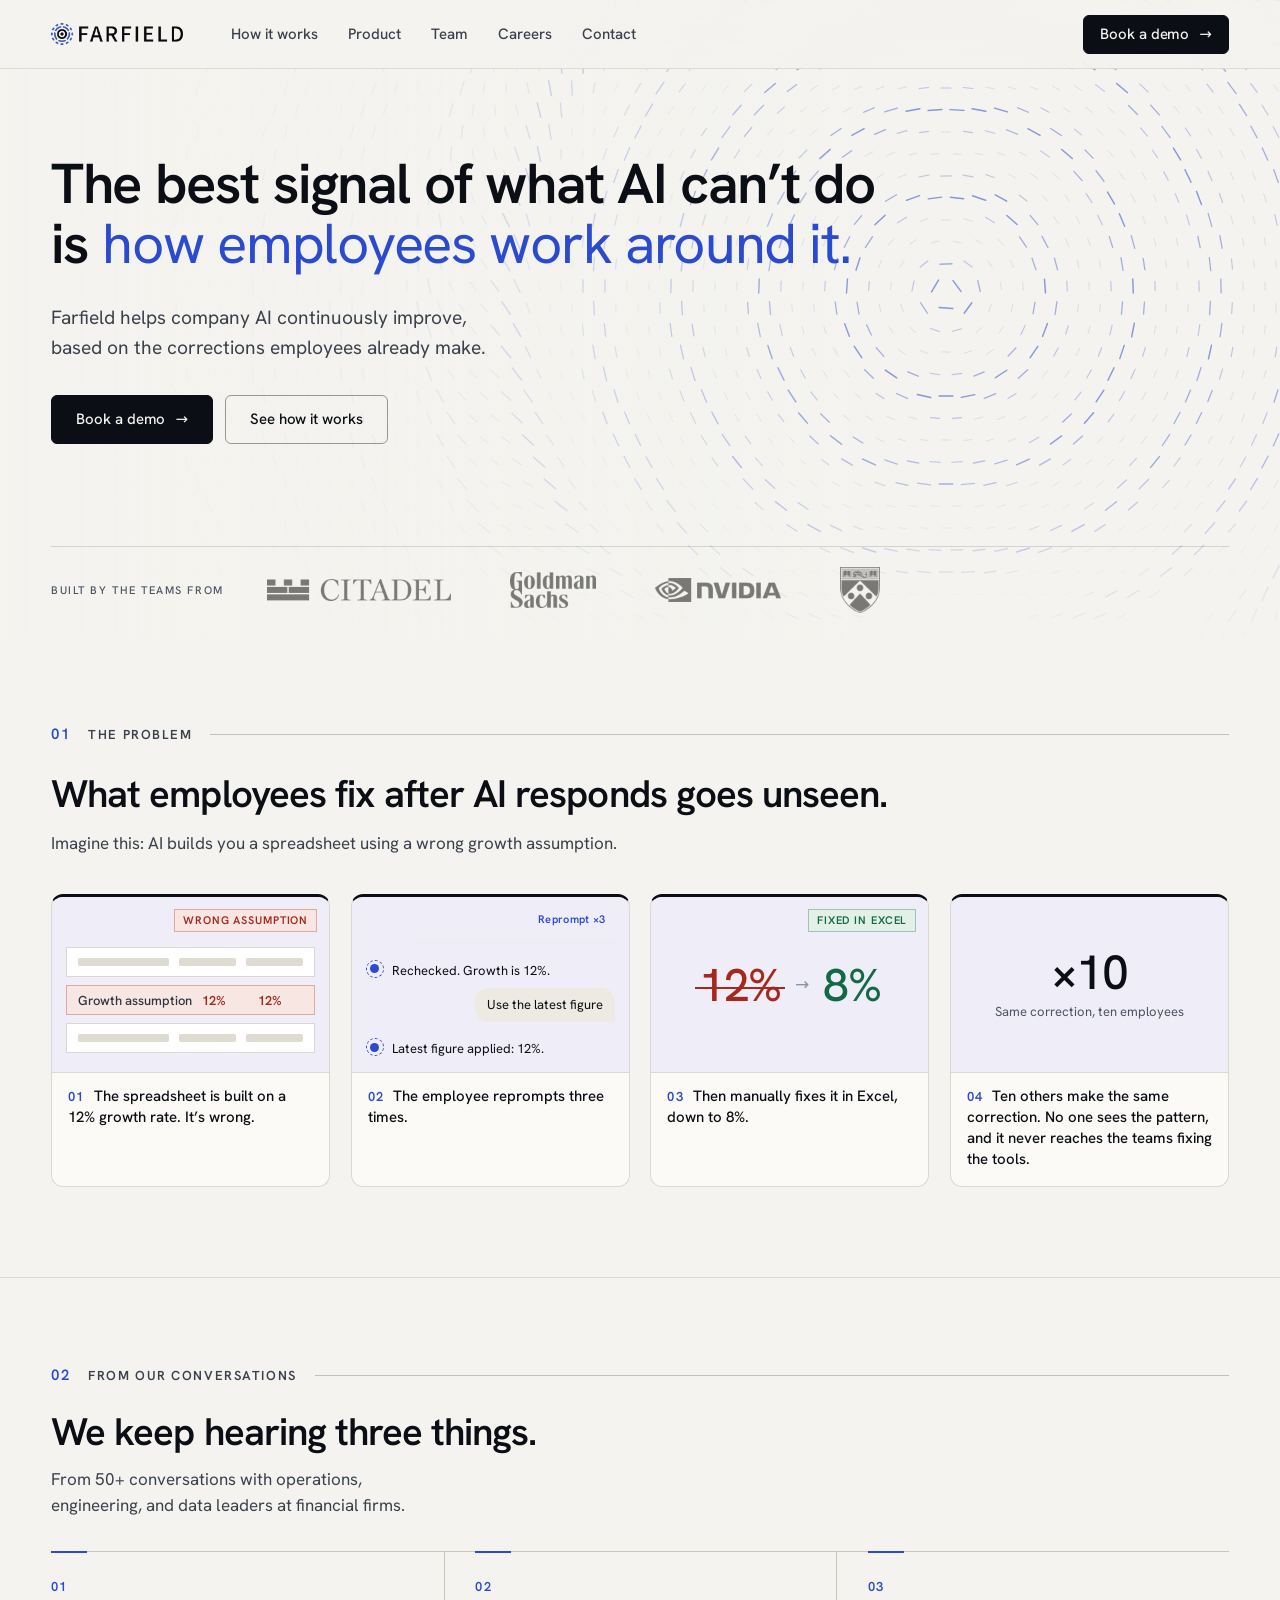
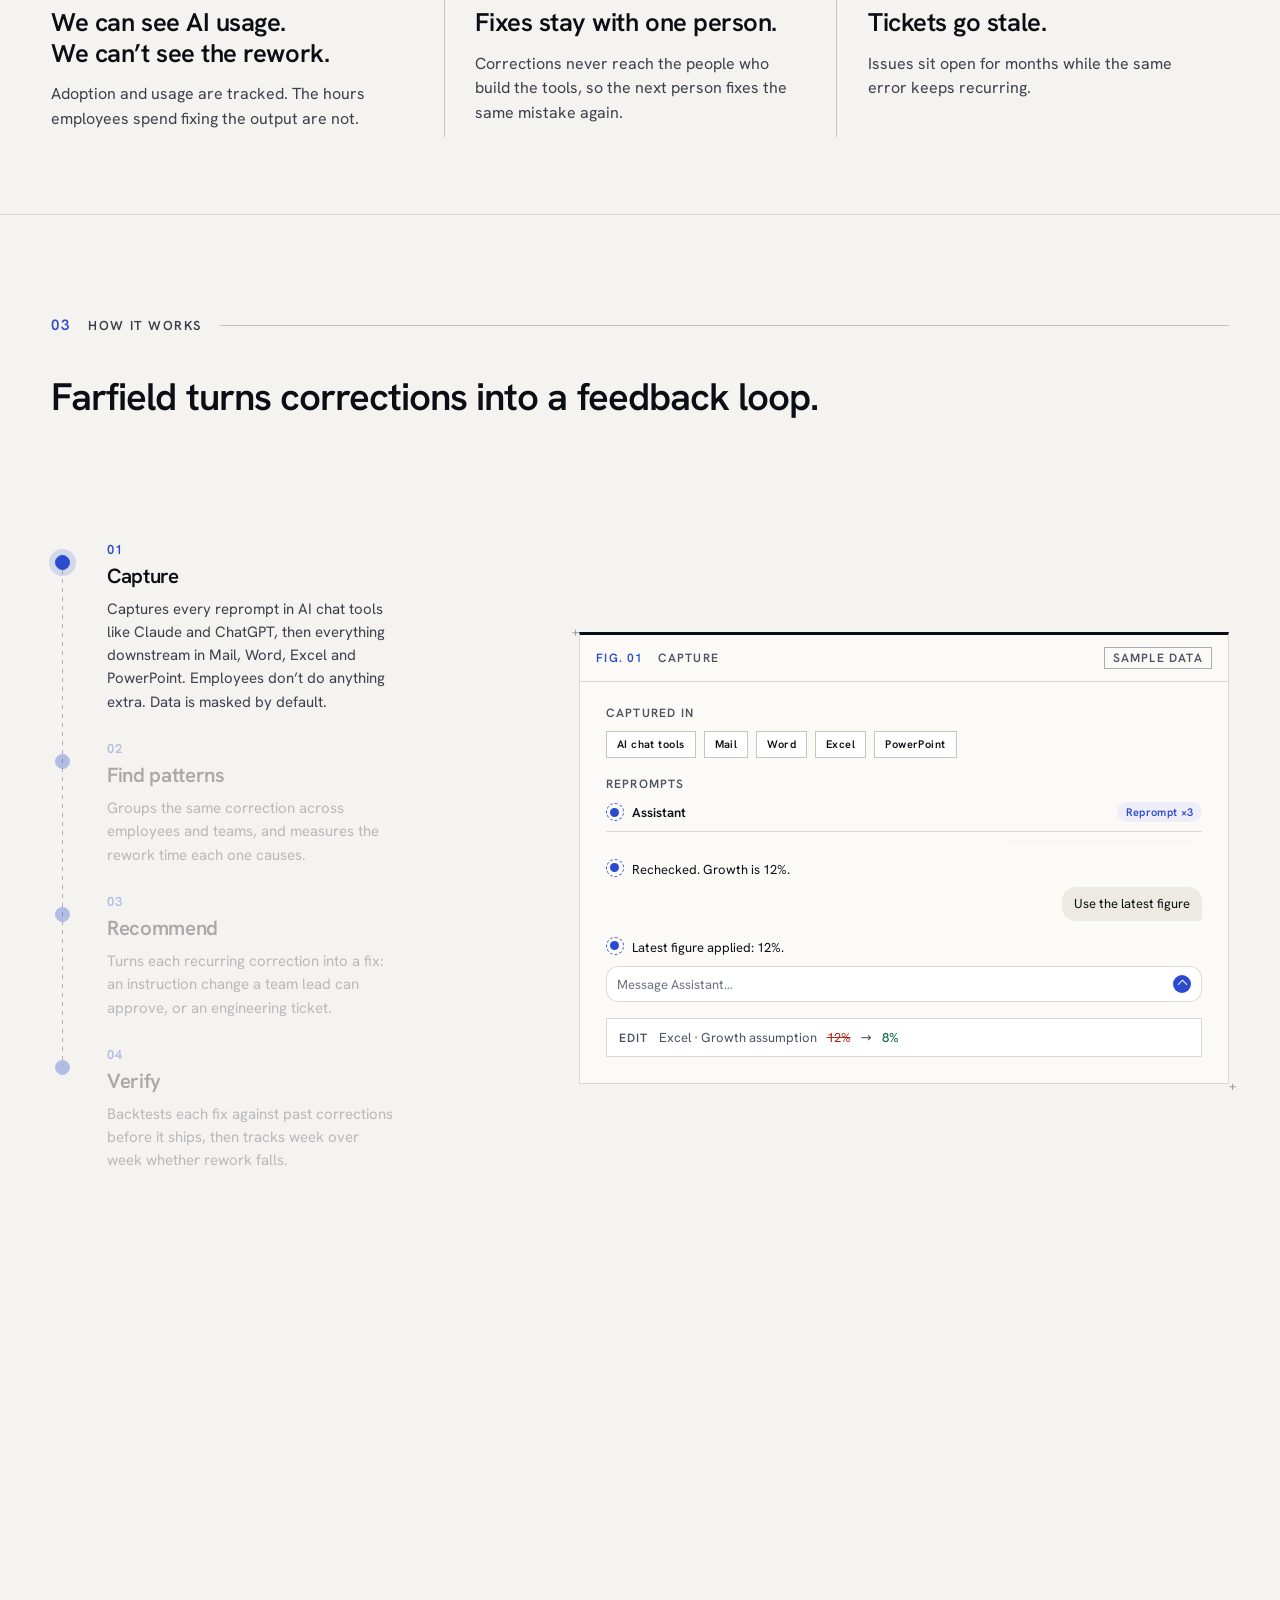
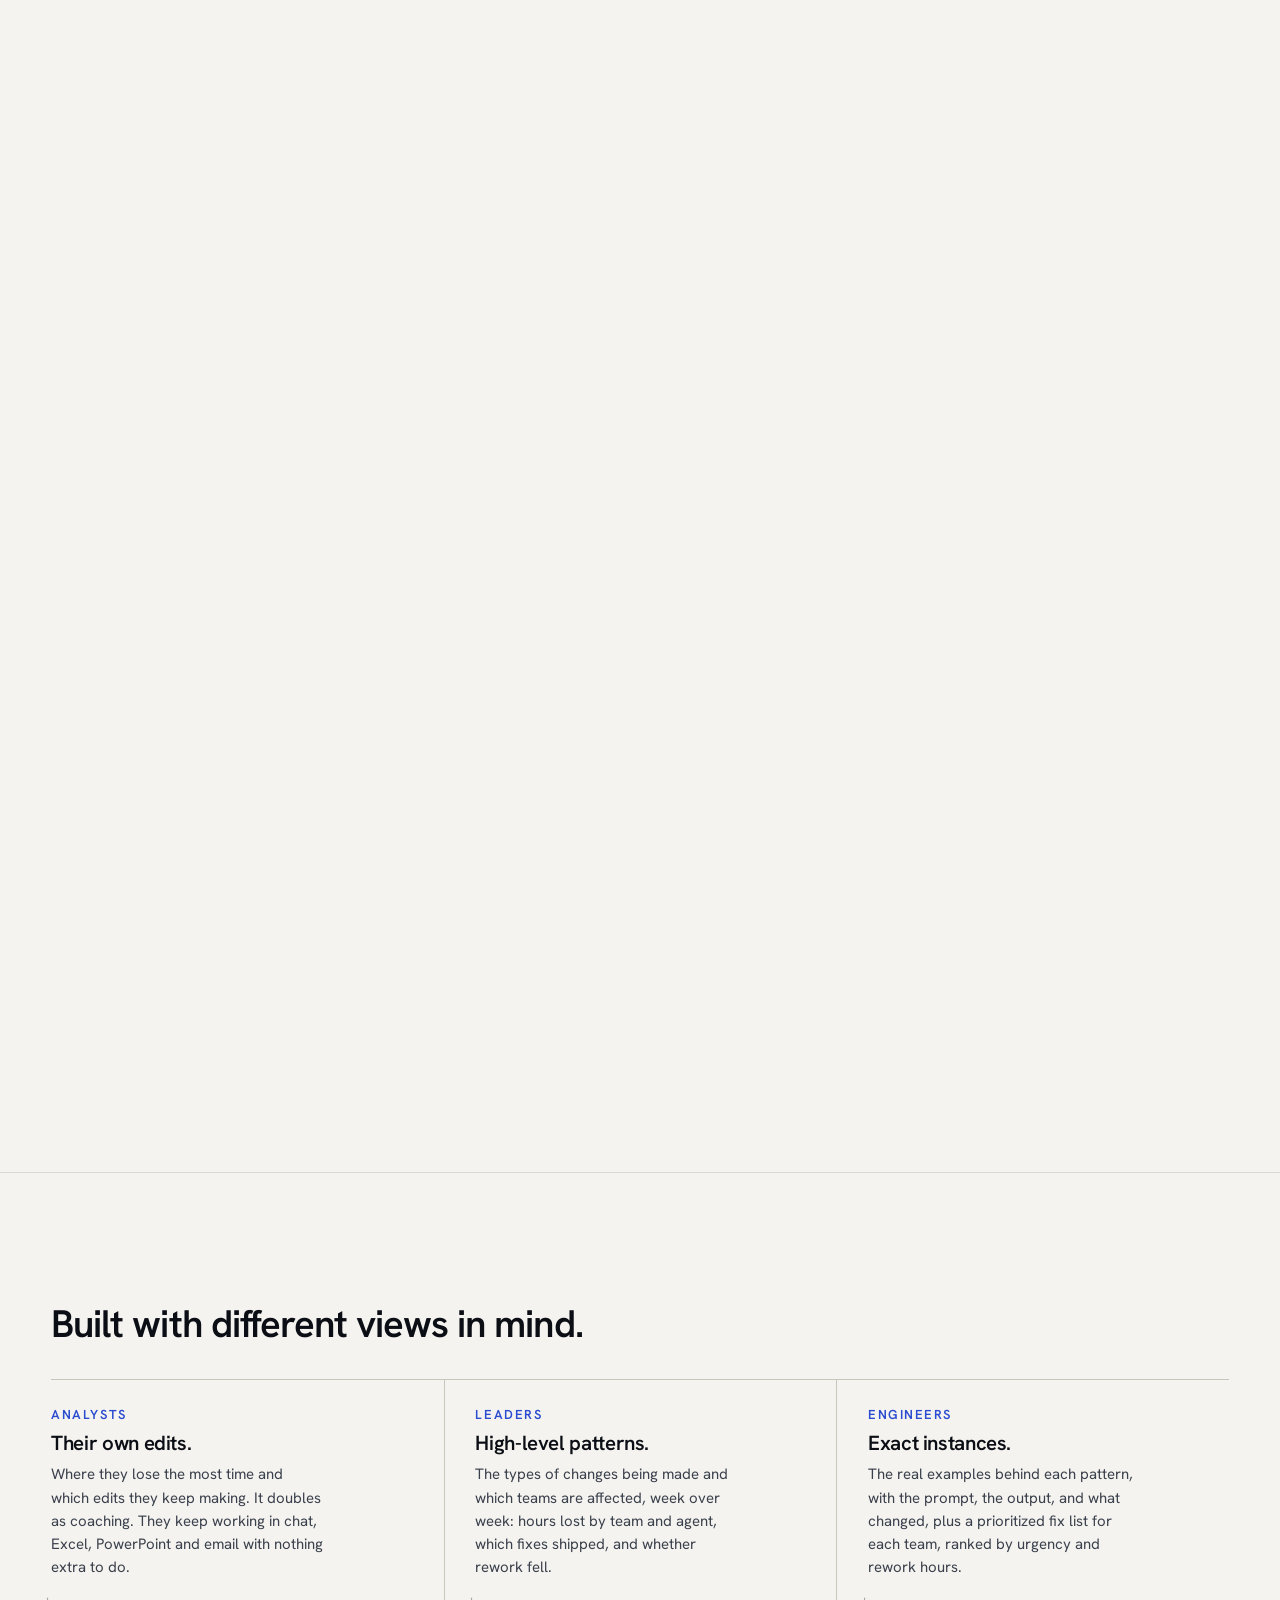
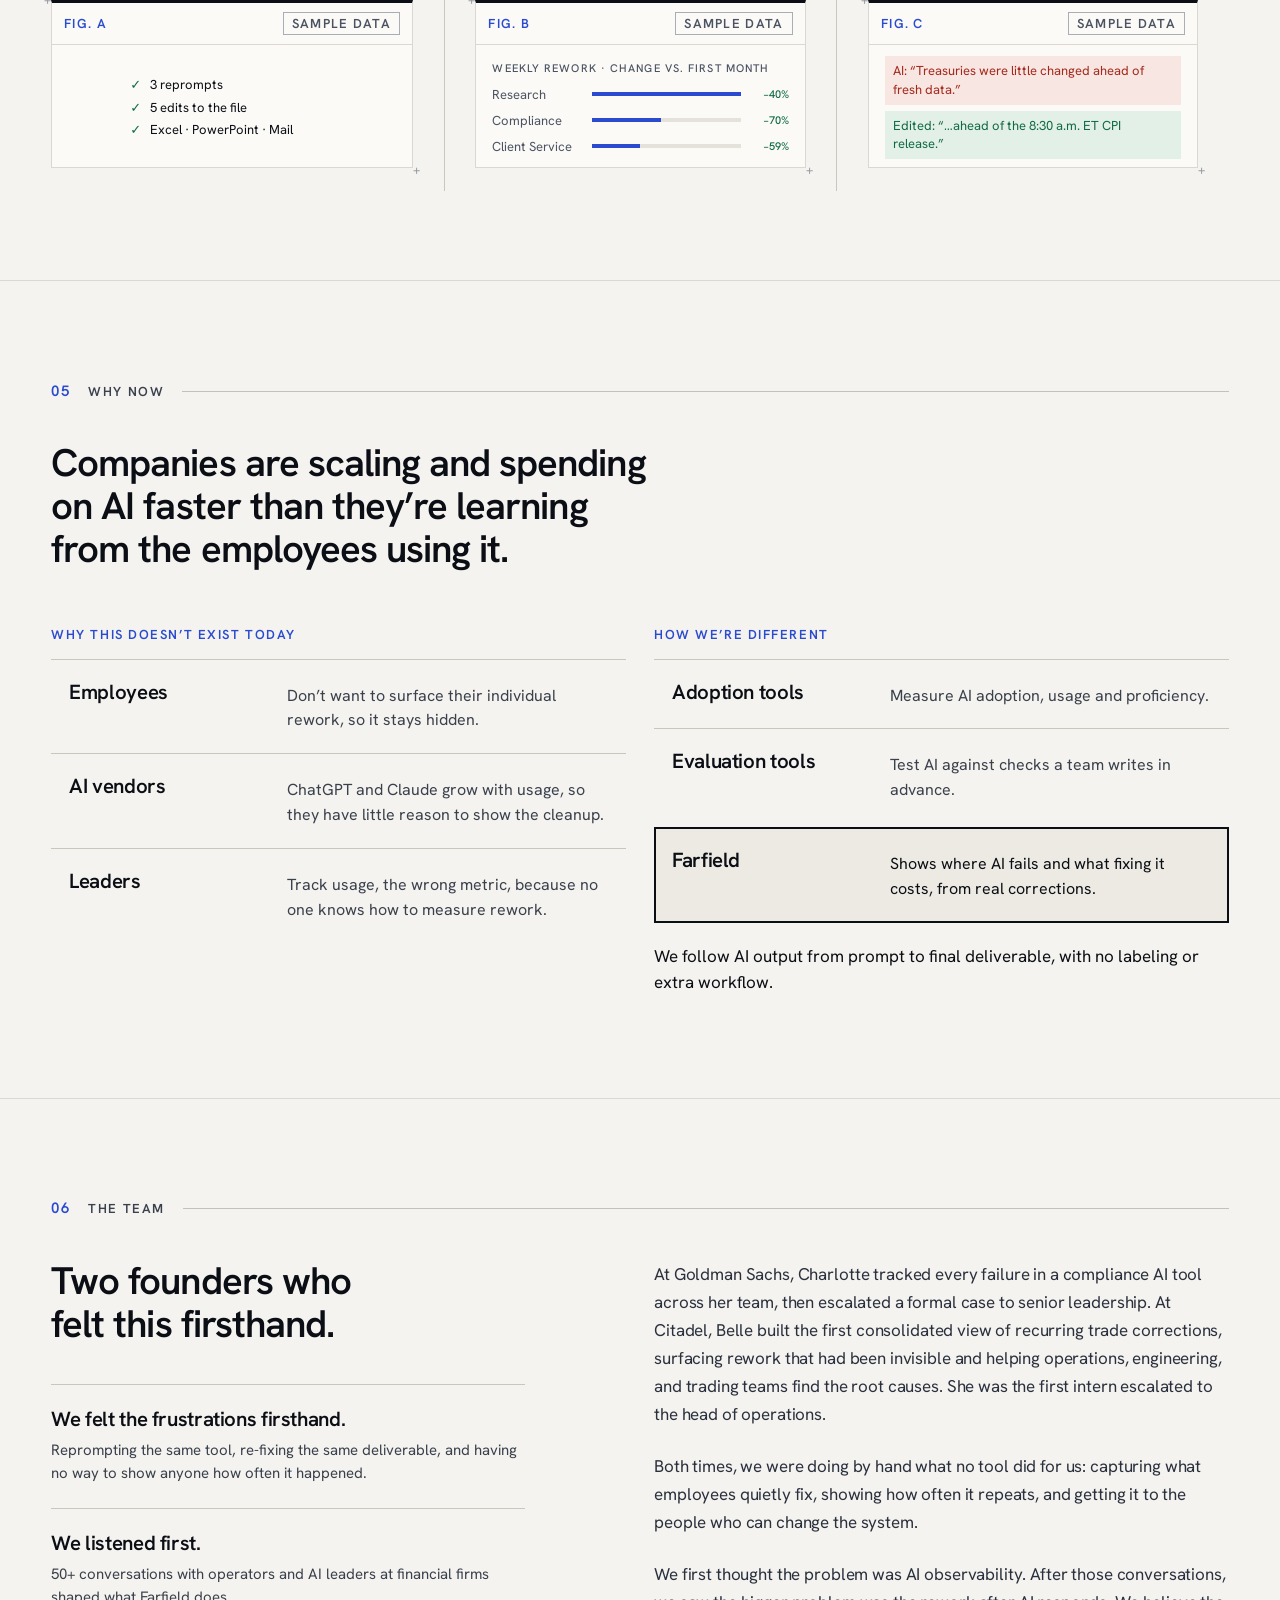
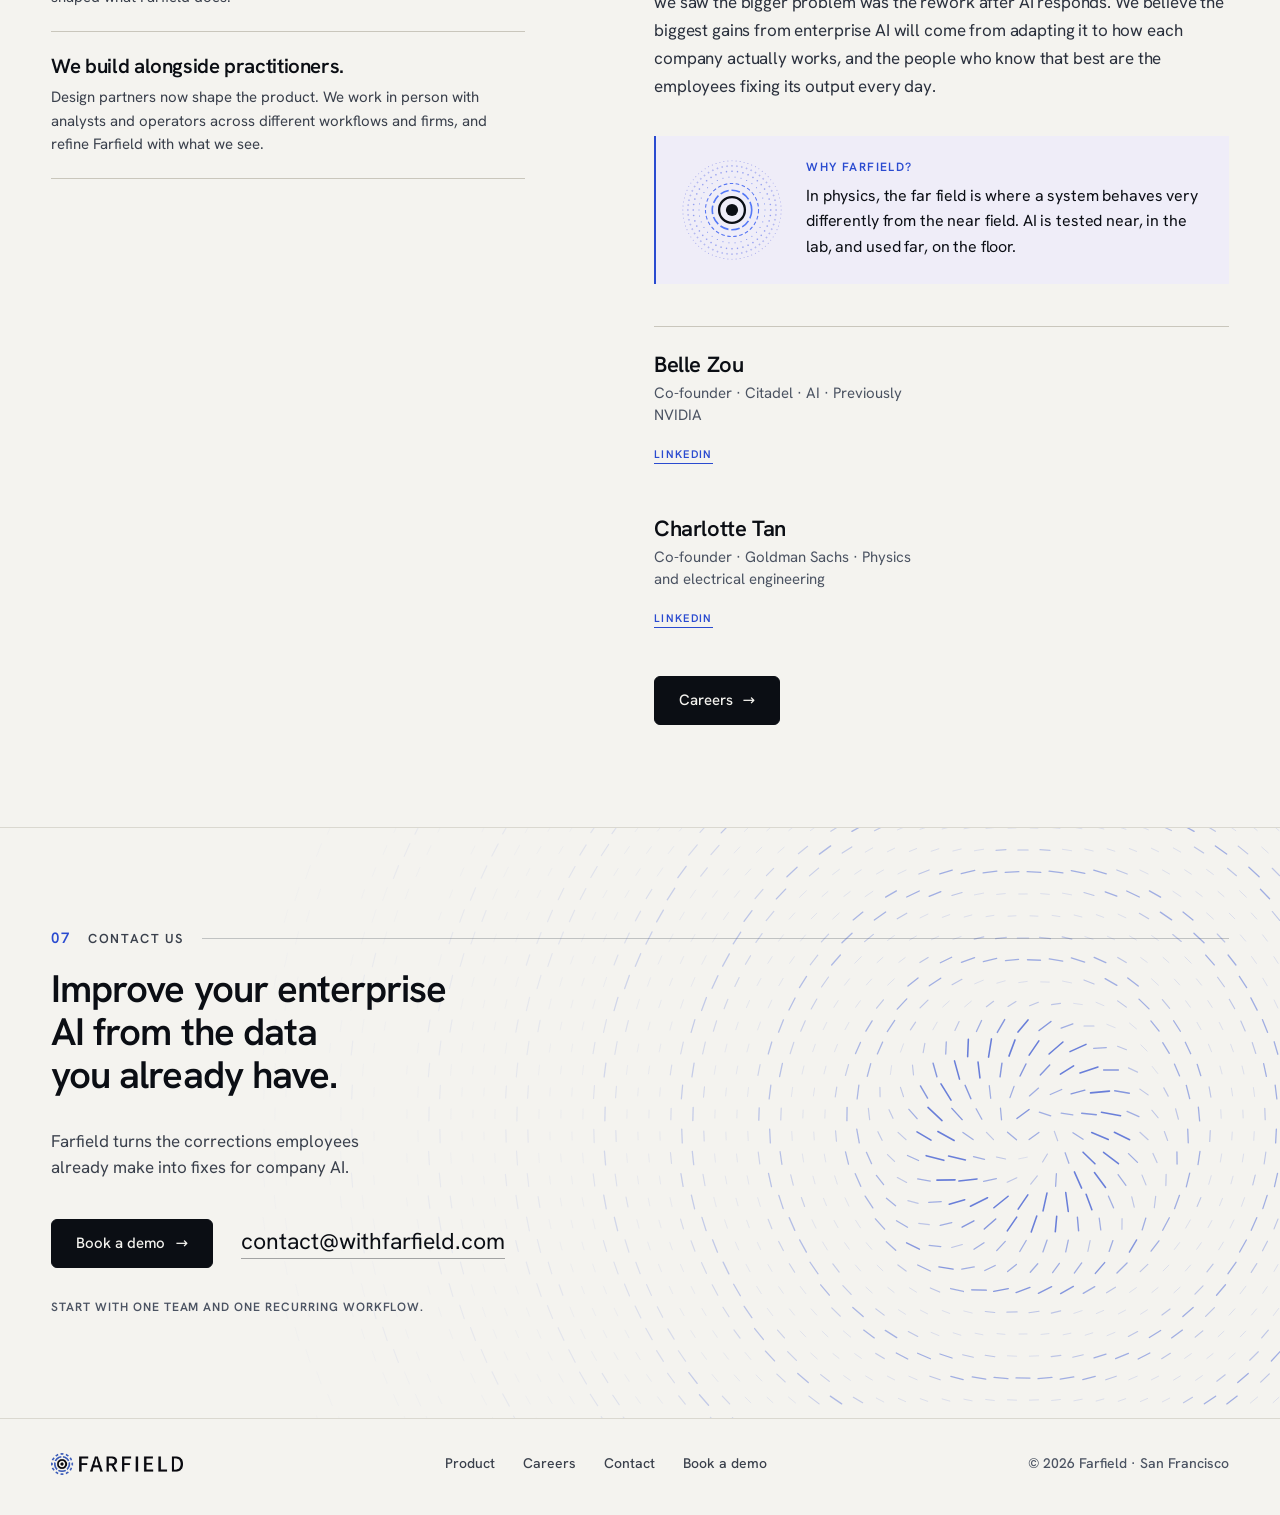
<file: index.html>
<!doctype html>
<html lang="en" class="no-js">
<head>
<meta charset="utf-8">
<meta name="viewport" content="width=device-width, initial-scale=1">
<title>Farfield | The best signal of what AI can’t do is how employees work around it</title>
<meta name="description" content="Farfield helps company AI continuously improve, based on the corrections employees already make.">
<meta name="theme-color" content="#F4F3EF">
<link rel="canonical" href="https://withfarfield.com/">
<link rel="icon" type="image/png" href="assets/favicon-64.png">
<link rel="apple-touch-icon" href="assets/apple-touch-icon.png">
<meta property="og:title" content="Farfield | The best signal of what AI can’t do is how employees work around it">
<meta property="og:description" content="Farfield helps company AI continuously improve, based on the corrections employees already make.">
<meta property="og:type" content="website">
<meta property="og:url" content="https://withfarfield.com/">
<meta property="og:image" content="https://withfarfield.com/assets/og.png">
<meta property="og:image:width" content="1200"><meta property="og:image:height" content="630">
<meta name="twitter:card" content="summary_large_image">
<link rel="preload" href="assets/fonts/hanken-grotesk-400.woff2" as="font" type="font/woff2" crossorigin>
<link rel="preload" href="assets/fonts/hanken-grotesk-500.woff2" as="font" type="font/woff2" crossorigin>
<script>document.documentElement.className="js";</script>
<link rel="stylesheet" href="assets/site.css">
</head>
<body>
<a class="skip" href="#main">Skip to content</a>
<header class="nav"><div class="wrap nav-in"><a class="logo" href="#top" aria-label="Farfield home"><img src="assets/lockup_light.png" alt="Farfield" width="132" height="22"></a><ul><li><a href="#how">How it works</a></li><li><a href="product.html">Product</a></li><li><a href="#team">Team</a></li><li><a href="team.html">Careers</a></li><li><a href="#contact">Contact</a></li></ul><a class="btn sm book" href="https://calendar.app.google/Xvj6nB62QJjd9f3v9" target="_blank" rel="noopener">Book a demo<span class="arr" aria-hidden="true">&rarr;</span></a><button class="menu-btn" type="button" aria-label="Menu" aria-expanded="false" aria-controls="mnav"><svg viewBox="0 0 24 24" fill="none" stroke="currentColor" stroke-width="1.8" stroke-linecap="round" aria-hidden="true"><path d="M4 8h16M4 16h16"/></svg></button></div><div class="mnav" id="mnav" hidden><a href="#how">How it works</a><a href="product.html">Product</a><a href="#team">Team</a><a href="team.html">Careers</a><a href="#contact">Contact</a><a class="btn" href="https://calendar.app.google/Xvj6nB62QJjd9f3v9" target="_blank" rel="noopener">Book a demo<span class="arr" aria-hidden="true">&rarr;</span></a></div></header>
<main id="main">

<section class="hero" id="top">
  <canvas class="field-cv" id="heroField" aria-hidden="true"></canvas>
  <div class="wrap hero-in">
    <h1>The best signal of what AI can’t do is <em>how employees work around it.</em></h1>
    <p class="lead">Farfield helps company AI continuously improve, based on the corrections employees already make.</p>
    <div class="hero-actions"><a class="btn" href="https://calendar.app.google/Xvj6nB62QJjd9f3v9" target="_blank" rel="noopener">Book a demo<span class="arr" aria-hidden="true">&rarr;</span></a><a class="btn ghost" href="#how">See how it works</a></div>
    <div class="hero-bar"><div class="by"><span>Built by the teams from</span><div class="logos"><img class="lg lg-citadel" alt="Citadel" src="assets/logos/citadel.png" draggable="false"><img class="lg lg-goldman" alt="Goldman Sachs" src="assets/logos/goldman-sachs.png" draggable="false"><img class="lg lg-nvidia" alt="NVIDIA" src="assets/logos/nvidia.png" draggable="false"><img class="lg lg-penn" alt="University of Pennsylvania" src="assets/logos/penn.png" draggable="false"></div></div></div>
  </div>
</section>

<section class="sec problem" id="problem"><div class="wrap">
  <div class="label reveal"><b>01</b> The problem</div>
  <div class="head reveal"><h2>What employees fix after AI responds goes unseen.</h2><p class="lead">Imagine this: AI builds you a spreadsheet using a wrong growth assumption.</p></div>
  <div class="pcards reveal">
    <div class="pc"><div class="pc-viz"><div class="sk" aria-hidden="true"><span class="sk-row"><i style="--w:62%"></i><i style="--w:70%"></i><i style="--w:54%"></i></span><span class="sk-row hot"><span class="t">Growth assumption</span><b>12%</b><b>12%</b></span><span class="sk-row"><i style="--w:56%"></i><i style="--w:64%"></i><i style="--w:50%"></i></span></div><span class="tag">Wrong assumption</span></div><div class="pc-cap"><span class="n">01</span>The spreadsheet is built on a 12% growth rate. It’s wrong.</div></div>
    <div class="pc"><div class="pc-viz"><div class="chat lt lite" aria-hidden="true"><div class="chat-body"><div class="msg u" style="--t:0.3s"><p>Fix the growth rate</p></div><div class="typing" style="--t:0.8s"><i class="av"></i><span><i></i><i></i><i></i></span></div><div class="msg a" style="--t:1.5s"><i class="av"></i><p>Growth set to 12%.</p></div><div class="msg u" style="--t:1.8s"><p>Still wrong. Recheck the source</p></div><div class="typing" style="--t:2.2s"><i class="av"></i><span><i></i><i></i><i></i></span></div><div class="msg a" style="--t:3.0s"><i class="av"></i><p>Rechecked. Growth is 12%.</p></div><div class="msg u" style="--t:3.2s"><p>Use the latest figure</p></div><div class="typing" style="--t:3.7s"><i class="av"></i><span><i></i><i></i><i></i></span></div><div class="msg a" style="--t:4.4s"><i class="av"></i><p>Latest figure applied: 12%.</p></div></div></div><span class="rp lone" aria-hidden="true"><b>Reprompt &times;1</b><b>Reprompt &times;2</b><b>Reprompt &times;3</b></span></div><div class="pc-cap"><span class="n">02</span>The employee reprompts three times.</div></div>
    <div class="pc"><div class="pc-viz"><div class="sfs" aria-hidden="true"><div class="frow2"><s>12%</s><i>&rarr;</i><b>8%</b></div></div><span class="tag ok">Fixed in Excel</span></div><div class="pc-cap"><span class="n">03</span>Then manually fixes it in Excel, down to 8%.</div></div>
    <div class="pc"><div class="pc-viz"><div class="xten" aria-hidden="true"><div class="dots"><i style="left:calc(50% + 113px);top:calc(50% + 20px);--dx:-113px;--dy:-20px;--k:0"></i><i style="left:calc(50% + 71px);top:calc(50% + 53px);--dx:-71px;--dy:-53px;--k:1"></i><i style="left:calc(50% + 2px);top:calc(50% + 66px);--dx:-2px;--dy:-66px;--k:2"></i><i style="left:calc(50% + -68px);top:calc(50% + 54px);--dx:68px;--dy:-54px;--k:3"></i><i style="left:calc(50% + -112px);top:calc(50% + 21px);--dx:112px;--dy:-21px;--k:4"></i><i style="left:calc(50% + -113px);top:calc(50% + -20px);--dx:113px;--dy:20px;--k:5"></i><i style="left:calc(50% + -71px);top:calc(50% + -53px);--dx:71px;--dy:53px;--k:6"></i><i style="left:calc(50% + -2px);top:calc(50% + -66px);--dx:2px;--dy:66px;--k:7"></i><i style="left:calc(50% + 68px);top:calc(50% + -54px);--dx:-68px;--dy:54px;--k:8"></i><i style="left:calc(50% + 112px);top:calc(50% + -21px);--dx:-112px;--dy:21px;--k:9"></i></div><div class="big">&times;10</div><small>Same correction, ten employees</small></div></div><div class="pc-cap"><span class="n">04</span>Ten others make the same correction. No one sees the pattern, and it never reaches the teams fixing the tools.</div></div>
  </div>
</div></section>

<section class="sec voices" id="voices"><div class="wrap">
  <div class="label reveal"><b>02</b> From our conversations</div>
  <div class="head reveal"><h2>We keep hearing three things.</h2><p class="lead">From 50+ conversations with operations, engineering, and data leaders at financial firms.</p></div>
  <div class="hear-grid reveal">
    <div class="hc"><span class="n">01</span><h3>We can see AI usage. We can’t see the rework.</h3><p>Adoption and usage are tracked. The hours employees spend fixing the output are not.</p></div>
    <div class="hc"><span class="n">02</span><h3>Fixes stay with one person.</h3><p>Corrections never reach the people who build the tools, so the next person fixes the same mistake again.</p></div>
    <div class="hc"><span class="n">03</span><h3>Tickets go stale.</h3><p>Issues sit open for months while the same error keeps recurring.</p></div>
  </div>
</div></section>

<section class="sec how" id="how"><div class="wrap">
  <div class="label reveal"><b>03</b> How it works</div>
  <div class="head solo reveal"><h2>Farfield turns corrections into a feedback loop.</h2></div>
  <div class="steps" id="steps"><div class="steps-stick"><div class="steps-grid">
    <div class="steps-list"><div class="track"><i class="fill"></i></div>
      <div class="step"><span class="num">01</span><h3>Capture</h3><p>Captures every reprompt in AI chat tools like Claude and ChatGPT, then everything downstream in Mail, Word, Excel and PowerPoint. Employees don’t do anything extra. Data is masked by default.</p></div>
      <div class="step"><span class="num">02</span><h3>Find patterns</h3><p>Groups the same correction across employees and teams, and measures the rework time each one causes.</p></div>
      <div class="step"><span class="num">03</span><h3>Recommend</h3><p>Turns each recurring correction into a fix: an instruction change a team lead can approve, or an engineering ticket.</p></div>
      <div class="step"><span class="num">04</span><h3>Verify</h3><p>Backtests each fix against past corrections before it ships, then tracks week over week whether rework falls.</p></div>
    </div>
    <div class="steps-vis">
      <div class="vis"><figure class="plate"><figcaption class="plate-head"><span class="fg">Fig. 01</span><span class="ft">Capture</span><span class="sd">Sample data</span></figcaption><div class="plate-body"><div class="h-capture"><div class="lbl">Captured in</div><div class="tags"><span>AI chat tools</span><span>Mail</span><span>Word</span><span>Excel</span><span>PowerPoint</span></div><div class="lbl" style="margin-top:20px">Reprompts</div><div class="chat lt"><div class="chat-top"><span class="who"><i class="av"></i>Assistant</span><span class="rp"><b>Reprompt &times;1</b><b>Reprompt &times;2</b><b>Reprompt &times;3</b></span></div><div class="chat-body"><div class="msg u" style="--t:0.3s"><p>Fix the growth rate</p></div><div class="typing" style="--t:0.8s"><i class="av"></i><span><i></i><i></i><i></i></span></div><div class="msg a" style="--t:1.5s"><i class="av"></i><p>Growth set to 12%.</p></div><div class="msg u" style="--t:1.8s"><p>Still wrong. Recheck the source</p></div><div class="typing" style="--t:2.2s"><i class="av"></i><span><i></i><i></i><i></i></span></div><div class="msg a" style="--t:3.0s"><i class="av"></i><p>Rechecked. Growth is 12%.</p></div><div class="msg u" style="--t:3.2s"><p>Use the latest figure</p></div><div class="typing" style="--t:3.7s"><i class="av"></i><span><i></i><i></i><i></i></span></div><div class="msg a" style="--t:4.4s"><i class="av"></i><p>Latest figure applied: 12%.</p></div></div><div class="chat-in"><span>Message Assistant…</span><i class="send" aria-hidden="true"></i></div></div><div class="edit-chip"><span class="lbl" style="margin:0">Edit</span><em>Excel · Growth assumption</em><s>12%</s><i>&rarr;</i><b>8%</b></div></div></div></figure></div>
      <div class="vis"><figure class="plate"><figcaption class="plate-head"><span class="fg">Fig. 02</span><span class="ft">Patterns</span><span class="sd">Sample data</span></figcaption><div class="plate-body"><div class="h-patterns"><div class="lbl">Grouped corrections</div><div class="hp"><div class="hp-top"><b>Required wording changed</b><em>41.8 min</em></div><span>20 times · 5 people</span><div class="bar" style="--w:100%"></div></div><div class="hp"><div class="hp-top"><b>Calendar events left out</b><em>32.3 min</em></div><span>15 times · 5 people</span><div class="bar" style="--w:77%"></div></div></div></div></figure></div>
      <div class="vis"><figure class="plate"><figcaption class="plate-head"><span class="fg">Fig. 03</span><span class="ft">Fix ticket</span><span class="sd">Sample data</span></figcaption><div class="plate-body"><div class="fv"><div class="seg" role="tablist" aria-label="Fix route"><button type="button" role="tab" aria-selected="true" data-route="0">Instruction change</button><button type="button" role="tab" aria-selected="false" data-route="1">Engineering ticket</button></div><div class="route" data-r="0"><h4>Required wording keeps getting changed</h4><div class="instr">Always end client summaries with the required disclosure line.</div><div class="acts"><span class="act p approve"><span class="l1">Approve change</span><span class="l2">Approved &#10003;</span></span></div></div><div class="route" data-r="1" hidden><h4>Connect the economic calendar to the Client Update Agent</h4><div class="ev"><div class="it"><span class="a">AI: “Treasuries were little changed ahead of fresh data.”</span><br><span class="e">Edited: “…ahead of the 8:30 a.m. ET CPI release.”</span></div></div></div></div></div></figure></div>
      <div class="vis"><figure class="plate"><figcaption class="plate-head"><span class="fg">Fig. 04</span><span class="ft">Release check</span><span class="sd">Sample data</span></figcaption><div class="plate-body"><div class="h-verify"><div class="tl ok"><i>&#10003;</i><div><b>Release approved · all 17 past corrections hold</b></div></div><div class="tl bad"><i>&times;</i><div><b>Release blocked · 3 of 17 past corrections would come back</b></div></div><div class="lbl" style="margin-top:22px">Correction rate after release</div><div class="ba"><div><b>Economic releases left out of the market summary</b><div class="s">Market Summary Agent</div></div><div class="n"><span class="x">17%</span><i>&rarr;</i><span class="y">12%</span></div><div class="t" style="--w:30%"></div></div></div></div></figure></div>
    </div>
  </div></div></div>
</div><div class="how-end"></div></section>

<section class="sec roles" id="views"><div class="wrap">
  <div class="label reveal"><b>04</b> Who it’s for</div>
  <div class="head solo reveal"><h2>Built with different views in mind.</h2></div>
  <div class="roles-grid reveal">
    <div class="role"><span class="k">Analysts</span><h3>Their own edits.</h3><p>Where they lose the most time and which edits they keep making. It doubles as coaching. They keep working in chat, Excel, PowerPoint and email with nothing extra to do.</p><figure class="plate"><figcaption class="plate-head"><span class="fg">Fig. A</span><span class="sd">Sample data</span></figcaption><div class="plate-body"><div class="g-emp"><span class="ring r1"></span><span class="ring r2"></span><span class="ring r3"></span><ul><li>3 reprompts</li><li>5 edits to the file</li><li>Excel · PowerPoint · Mail</li></ul></div></div></figure></div>
    <div class="role"><span class="k">Leaders</span><h3>High-level patterns.</h3><p>The types of changes being made and which teams are affected, week over week: hours lost by team and agent, which fixes shipped, and whether rework fell.</p><figure class="plate"><figcaption class="plate-head"><span class="fg">Fig. B</span><span class="sd">Sample data</span></figcaption><div class="plate-body"><div class="g-ops"><div class="g-cap">Weekly rework · change vs. first month</div><div><span>Research</span><i style="--w:100%"></i><b>&minus;40%</b></div><div><span>Compliance</span><i style="--w:46%"></i><b>&minus;70%</b></div><div><span>Client Service</span><i style="--w:32%"></i><b>&minus;59%</b></div></div></div></figure></div>
    <div class="role"><span class="k">Engineers</span><h3>Exact instances.</h3><p>The real examples behind each pattern, with the prompt, the output, and what changed, plus a prioritized fix list for each team, ranked by urgency and rework hours.</p><figure class="plate"><figcaption class="plate-head"><span class="fg">Fig. C</span><span class="sd">Sample data</span></figcaption><div class="plate-body"><div class="g-eng"><span class="a">AI: “Treasuries were little changed ahead of fresh data.”</span><span class="e">Edited: “…ahead of the 8:30 a.m. ET CPI release.”</span></div></div></figure></div>
  </div>
</div></section>

<section class="sec" id="why"><div class="wrap">
  <div class="label reveal"><b>05</b> Why now</div>
  <div class="head solo reveal"><h2>Companies are scaling and spending on AI faster than they’re learning from the employees using it.</h2></div>
  <div class="now-grid">
    <div class="now-a reveal">
      <span class="k">Why this doesn’t exist today</span>
      <div class="cmp-row"><h3>Employees</h3><p>Don’t want to surface their individual rework, so it stays hidden.</p></div>
      <div class="cmp-row"><h3>AI vendors</h3><p>ChatGPT and Claude grow with usage, so they have little reason to show the cleanup.</p></div>
      <div class="cmp-row"><h3>Leaders</h3><p>Track usage, the wrong metric, because no one knows how to measure rework.</p></div>
    </div>
    <div class="now-b reveal">
      <span class="k">How we’re different</span>
      <div class="cmp-row"><h3>Adoption tools</h3><p>Measure AI adoption, usage and proficiency.</p></div>
      <div class="cmp-row"><h3>Evaluation tools</h3><p>Test AI against checks a team writes in advance.</p></div>
      <div class="cmp-row us"><h3>Farfield</h3><p>Shows where AI fails and what fixing it costs, from real corrections.</p></div>
      <p class="cmp-note">We follow AI output from prompt to final deliverable, with no labeling or extra workflow.</p>
    </div>
  </div>
</div></section>

<section class="sec team" id="team"><div class="wrap">
  <div class="label reveal"><b>06</b> The team</div>
  <div class="team-grid">
    <div class="team-l reveal"><h2>Two founders who felt this firsthand.</h2>
      <div class="whyus">
        <div><h3>We felt the frustrations firsthand.</h3><p>Reprompting the same tool, re-fixing the same deliverable, and having no way to show anyone how often it happened.</p></div>
        <div><h3>We listened first.</h3><p>50+ conversations with operators and AI leaders at financial firms shaped what Farfield does.</p></div>
        <div><h3>We build alongside practitioners.</h3><p>Design partners now shape the product. We work in person with analysts and operators across different workflows and firms, and refine Farfield with what we see.</p></div>
      </div></div>
    <div class="story reveal">
      <p>At Goldman Sachs, Charlotte tracked every failure in a compliance AI tool across her team, then escalated a formal case to senior leadership. At Citadel, Belle built the first consolidated view of recurring trade corrections, surfacing rework that had been invisible and helping operations, engineering, and trading teams find the root causes. She was the first intern escalated to the head of operations.</p>
      <p>Both times, we were doing by hand what no tool did for us: capturing what employees quietly fix, showing how often it repeats, and getting it to the people who can change the system.</p>
      <p>We first thought the problem was AI observability. After those conversations, we saw the bigger problem was the rework after AI responds. We believe the biggest gains from enterprise AI will come from adapting it to how each company actually works, and the people who know that best are the employees fixing its output every day.</p>
      <aside class="whynote"><div class="rings-mini" id="rings-mini" role="img" aria-label="The Farfield rings: solid at the center, breaking into dashes and dots farther out"></div><div><span class="k">Why Farfield?</span><p>In physics, the far field is where a system behaves very differently from the near field. AI is tested near, in the lab, and used far, on the floor.</p></div></aside>
      <div class="signoff">
        <div class="sig"><span class="nm">Belle Zou</span><span class="rl">Co-founder · Citadel · AI · Previously NVIDIA</span><a href="https://www.linkedin.com/in/bellezou555" target="_blank" rel="noopener">LinkedIn<span class="vh"> profile of Belle Zou</span></a></div>
        <div class="sig"><span class="nm">Charlotte Tan</span><span class="rl">Co-founder · Goldman Sachs · Physics and electrical engineering</span><a href="https://www.linkedin.com/in/charlottetan626/" target="_blank" rel="noopener">LinkedIn<span class="vh"> profile of Charlotte Tan</span></a></div>
      </div>
      <div class="cta-row"><a class="btn dk" href="team.html">Careers <span class="arr" aria-hidden="true">&rarr;</span></a></div>
    </div>
  </div>
</div></section>

<section class="sec cta" id="contact">
  <canvas class="field-cv" id="ctaField" aria-hidden="true"></canvas>
  <div class="wrap reveal">
    <div class="label"><b>07</b> Contact us</div>
    <h2>Improve your enterprise AI from the data you already have.</h2>
    <p class="lead">Farfield turns the corrections employees already make into fixes for company AI.</p>
    <div class="contact-row"><a class="btn" href="https://calendar.app.google/Xvj6nB62QJjd9f3v9" target="_blank" rel="noopener">Book a demo<span class="arr" aria-hidden="true">&rarr;</span></a><a class="mail" href="mailto:contact@withfarfield.com">contact@withfarfield.com</a></div>
    <p class="small">Start with one team and one recurring workflow.</p>
  </div>
</section>
</main>
<footer><div class="wrap foot"><img src="assets/lockup_light.png" alt="Farfield" width="132" height="22"><div class="links"><a href="product.html">Product</a><a href="team.html">Careers</a><a href="#contact">Contact</a><a href="https://calendar.app.google/Xvj6nB62QJjd9f3v9" target="_blank" rel="noopener">Book a demo</a></div><div class="copy">© 2026 Farfield · San Francisco</div></div></footer>
<script src="assets/site.js"></script>
</body>
</html>
</file>
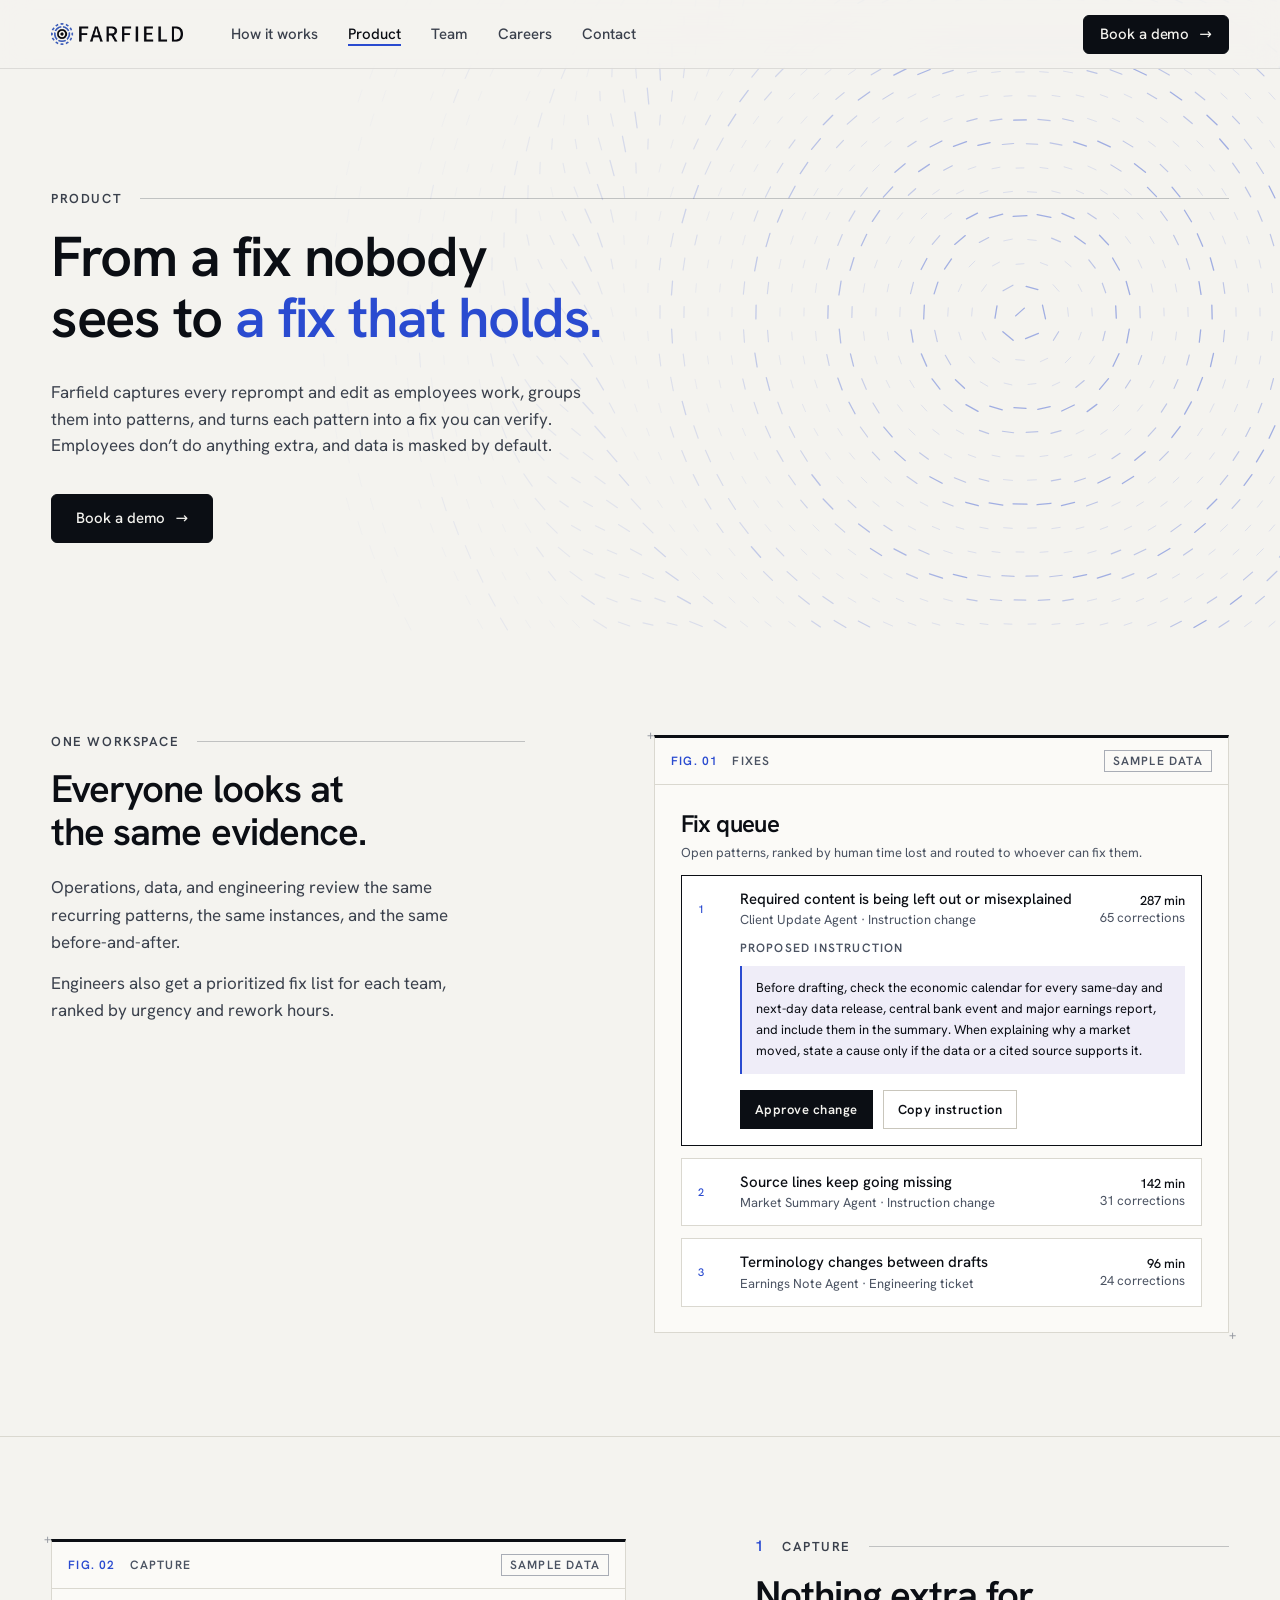
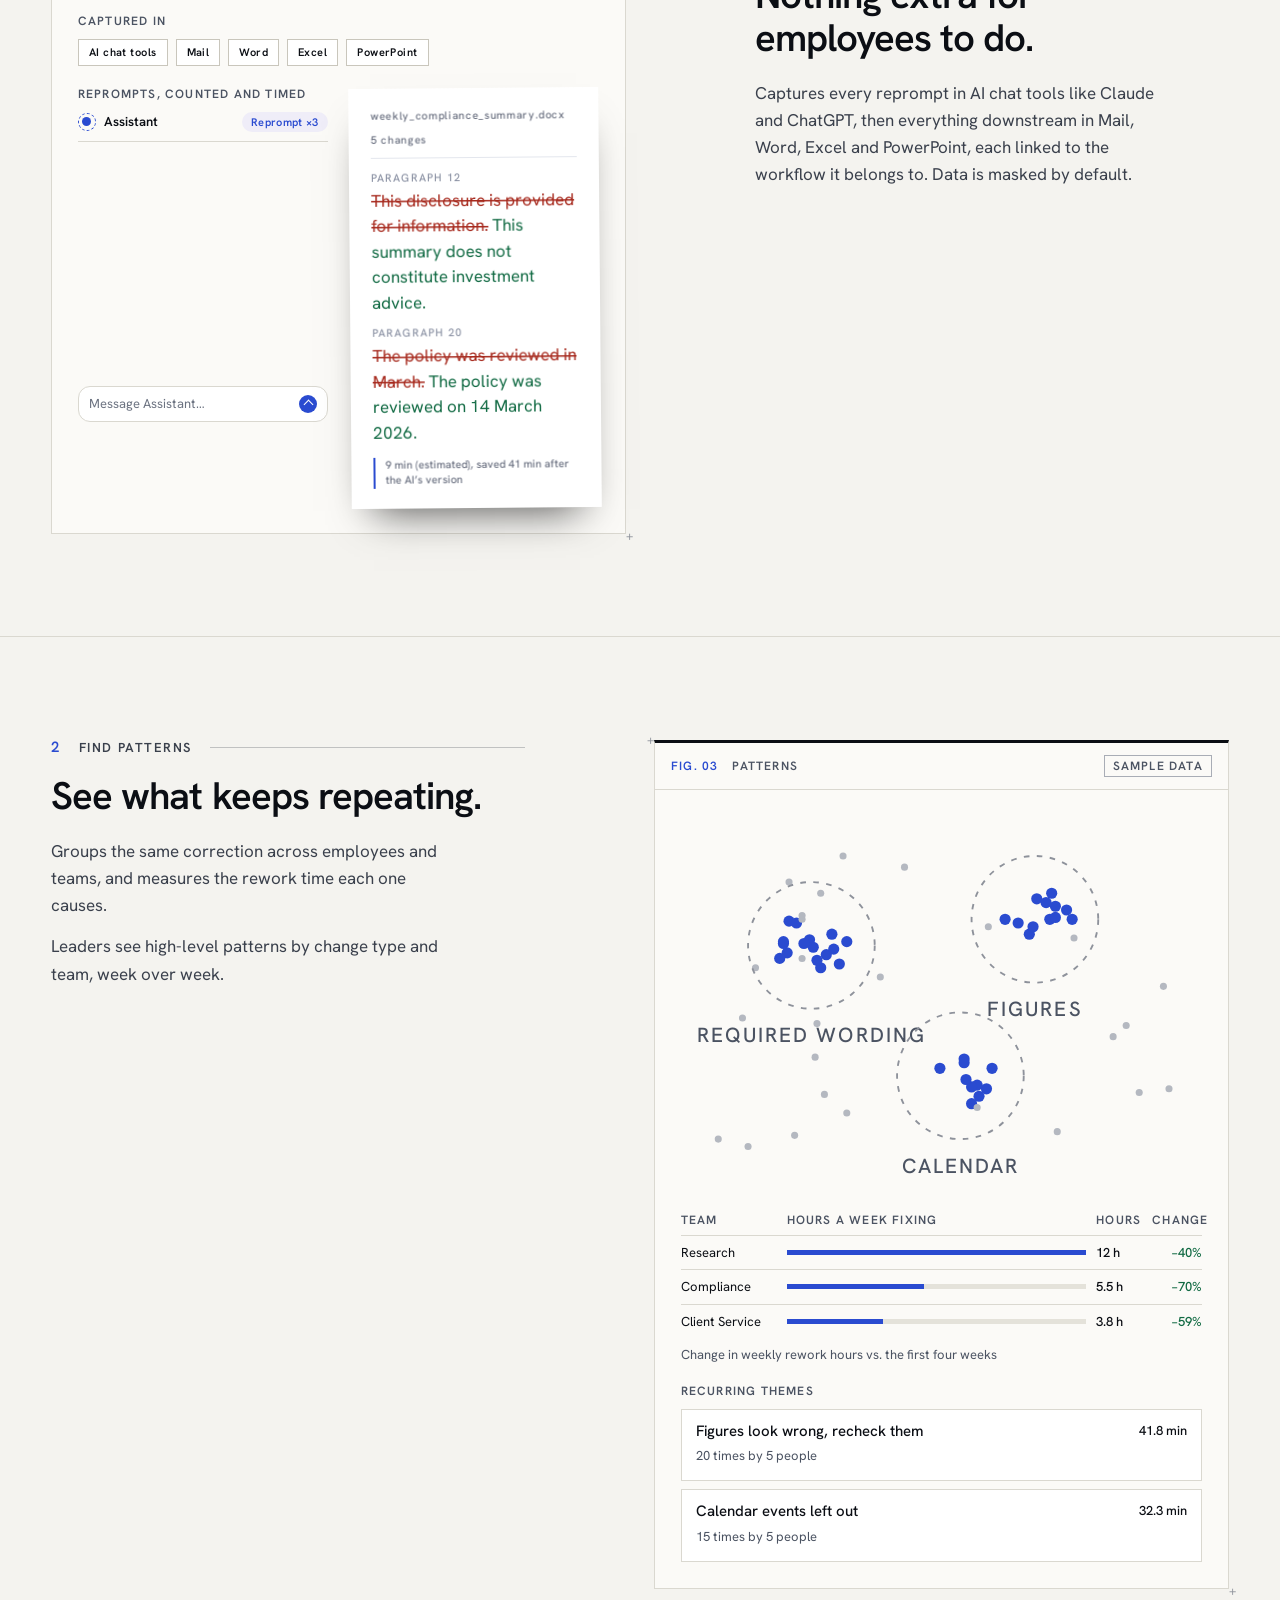
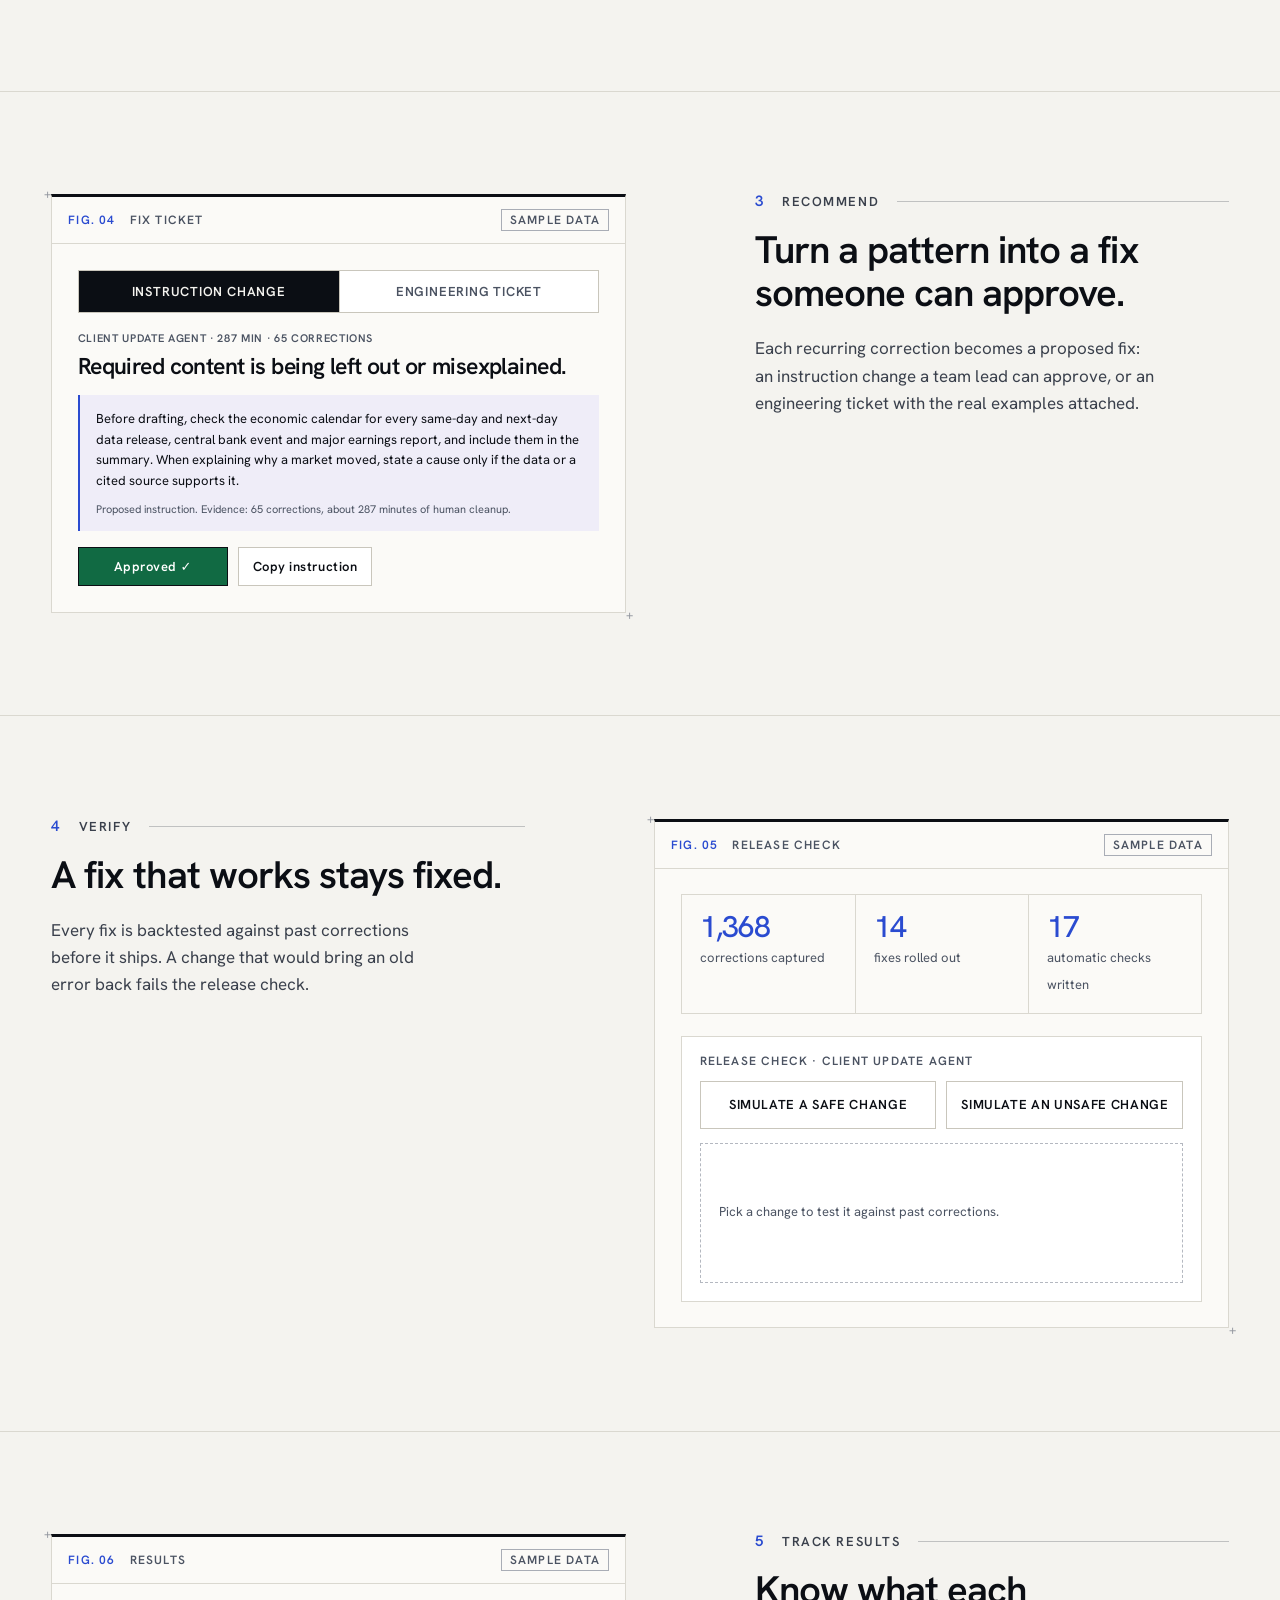
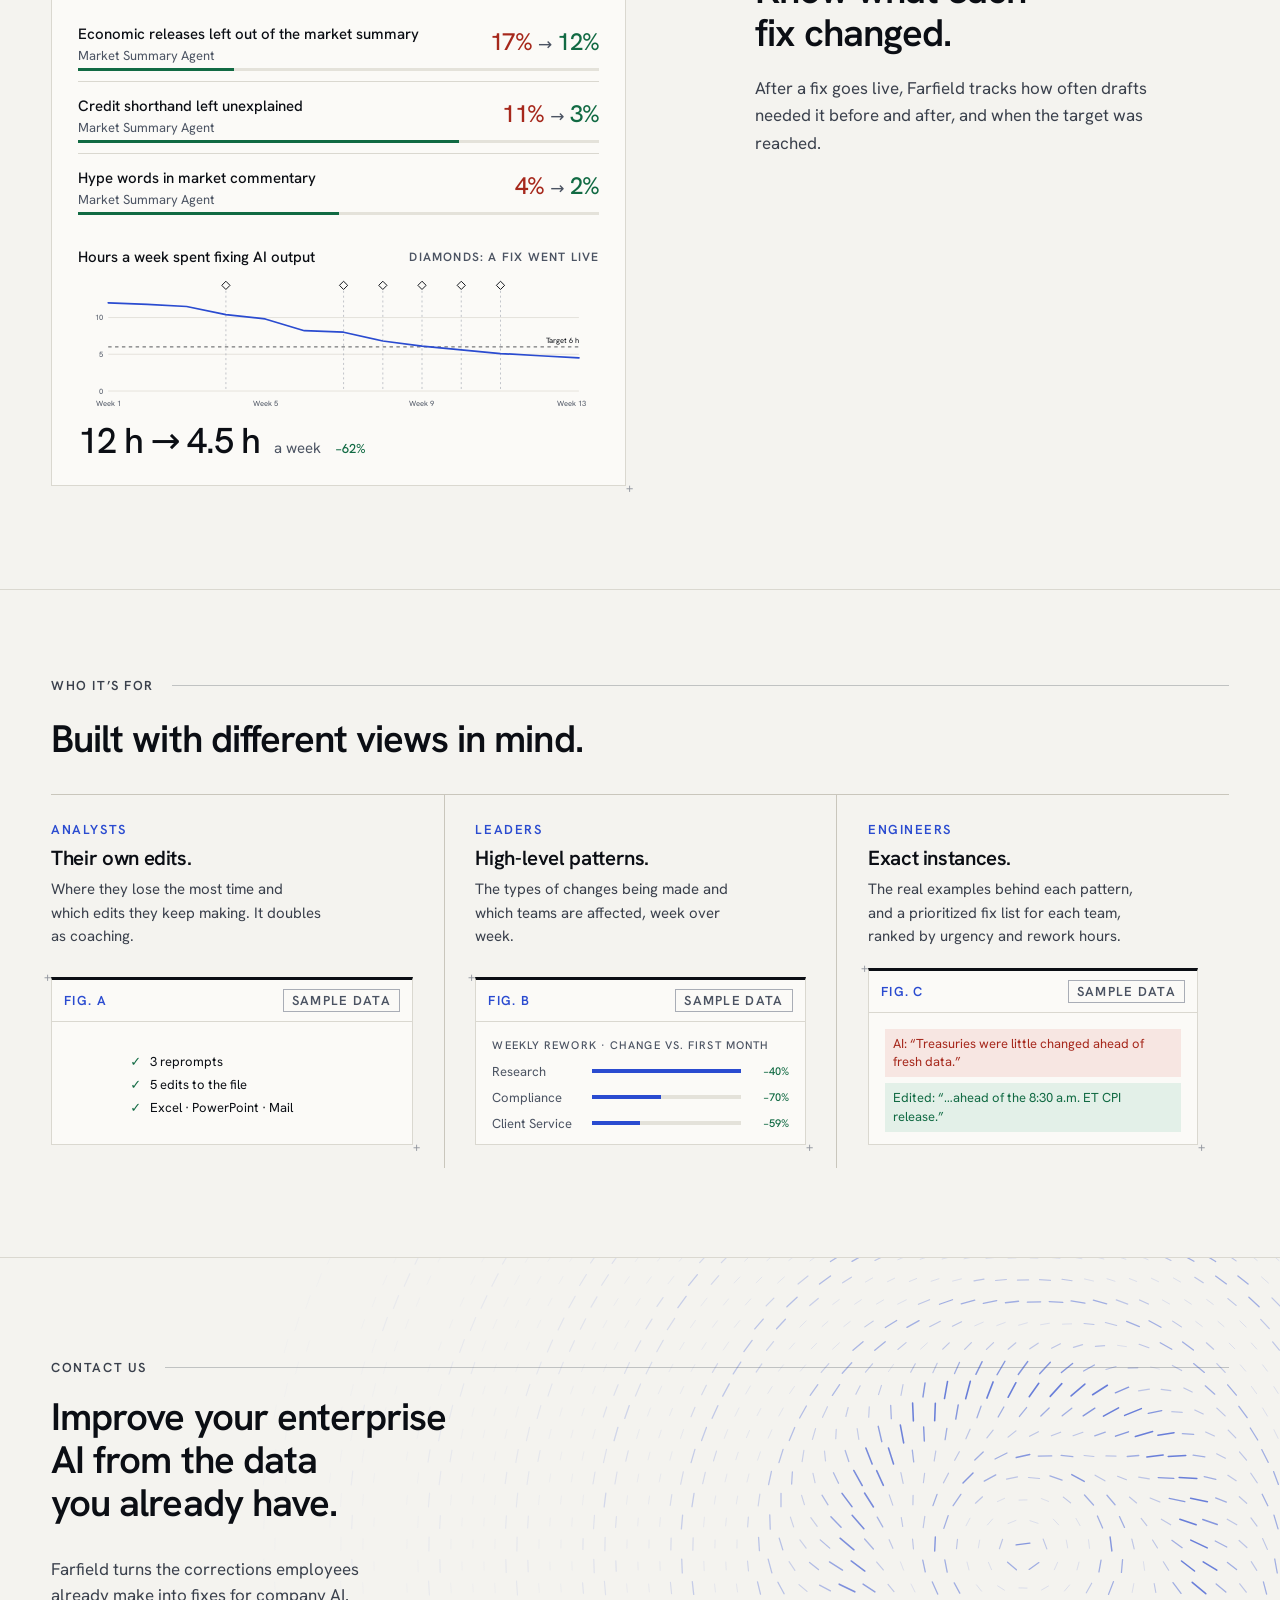
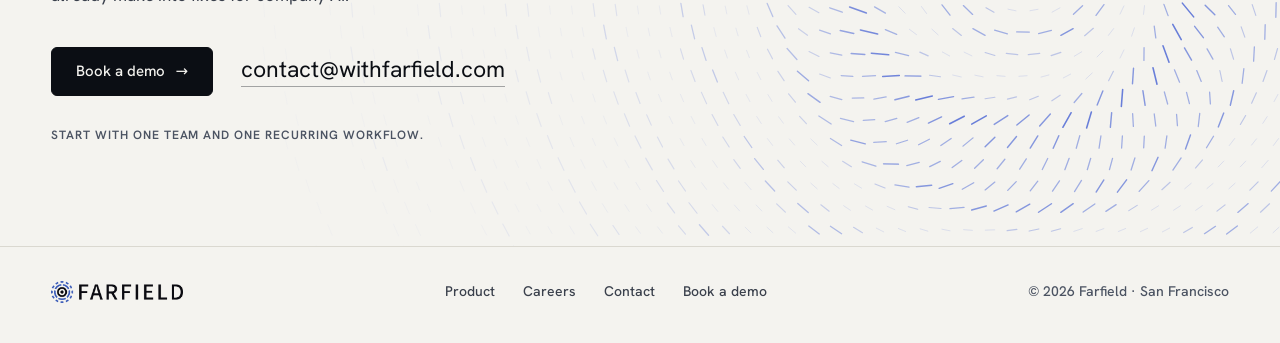
<file: product.html>
<!doctype html>
<html lang="en" class="no-js">
<head>
<meta charset="utf-8">
<meta name="viewport" content="width=device-width, initial-scale=1">
<title>Product | Farfield</title>
<meta name="description" content="Farfield captures every reprompt and edit as employees work, groups them into patterns, and turns each pattern into a fix you can verify.">
<meta name="theme-color" content="#F4F3EF">
<link rel="canonical" href="https://withfarfield.com/product.html">
<link rel="icon" type="image/png" href="assets/favicon-64.png">
<link rel="apple-touch-icon" href="assets/apple-touch-icon.png">
<meta property="og:title" content="Product | Farfield"><meta property="og:description" content="Farfield captures every reprompt and edit as employees work, groups them into patterns, and turns each pattern into a fix you can verify."><meta property="og:type" content="website"><meta property="og:url" content="https://withfarfield.com/product.html"><meta property="og:image" content="https://withfarfield.com/assets/og.png"><meta name="twitter:card" content="summary_large_image">
<link rel="preload" href="assets/fonts/hanken-grotesk-400.woff2" as="font" type="font/woff2" crossorigin>
<link rel="preload" href="assets/fonts/hanken-grotesk-500.woff2" as="font" type="font/woff2" crossorigin>
<script>document.documentElement.className="js";</script>
<link rel="stylesheet" href="assets/site.css">
</head>
<body>
<a class="skip" href="#main">Skip to content</a>
<header class="nav"><div class="wrap nav-in"><a class="logo" href="index.html" aria-label="Farfield home"><img src="assets/lockup_light.png" alt="Farfield" width="132" height="22"></a><ul><li><a href="index.html#how">How it works</a></li><li><a href="product.html" aria-current="page">Product</a></li><li><a href="index.html#team">Team</a></li><li><a href="team.html">Careers</a></li><li><a href="#contact">Contact</a></li></ul><a class="btn sm book" href="https://calendar.app.google/Xvj6nB62QJjd9f3v9" target="_blank" rel="noopener">Book a demo<span class="arr" aria-hidden="true">&rarr;</span></a><button class="menu-btn" type="button" aria-label="Menu" aria-expanded="false" aria-controls="mnav"><svg viewBox="0 0 24 24" fill="none" stroke="currentColor" stroke-width="1.8" stroke-linecap="round" aria-hidden="true"><path d="M4 8h16M4 16h16"/></svg></button></div><div class="mnav" id="mnav" hidden><a href="index.html#how">How it works</a><a href="product.html">Product</a><a href="index.html#team">Team</a><a href="team.html">Careers</a><a href="#contact">Contact</a><a class="btn" href="https://calendar.app.google/Xvj6nB62QJjd9f3v9" target="_blank" rel="noopener">Book a demo<span class="arr" aria-hidden="true">&rarr;</span></a></div></header>
<main id="main">


<section class="p-hero"><canvas class="field-cv" id="pField" aria-hidden="true"></canvas><div class="wrap">
  <div class="label">Product</div>
  <h1>From a fix nobody sees to <em>a fix that holds.</em></h1>
  <p class="lead">Farfield captures every reprompt and edit as employees work, groups them into patterns, and turns each pattern into a fix you can verify. Employees don’t do anything extra, and data is masked by default.</p>
  <div class="hero-actions"><a class="btn" href="https://calendar.app.google/Xvj6nB62QJjd9f3v9" target="_blank" rel="noopener">Book a demo<span class="arr" aria-hidden="true">&rarr;</span></a></div>
</div></section><section class="sec" id="evidence"><div class="wrap"><div class="pp"><div class="pp-text reveal"><div class="label">One workspace</div><h2>Everyone looks at the same evidence.</h2><p class="t">Operations, data, and engineering review the same recurring patterns, the same instances, and the same before-and-after.</p><p class="t" style="margin-top:14px">Engineers also get a prioritized fix list for each team, ranked by urgency and rework hours.</p></div><div class="pp-stage reveal"><figure class="plate"><figcaption class="plate-head"><span class="fg">Fig. 01</span><span class="ft">Fixes</span><span class="sd">Sample data</span></figcaption><div class="plate-body"><div class="q-head"><b>Fix queue</b><span>Open patterns, ranked by human time lost and routed to whoever can fix them.</span></div><div class="q-item open"><div class="q-row"><span class="rank">1</span><div class="tt"><b>Required content is being left out or misexplained</b><em>Client Update Agent · Instruction change</em></div><div class="mm"><b>287 min</b><em>65 corrections</em></div></div><div class="q-body"><div class="lbl">Proposed instruction</div><p>Before drafting, check the economic calendar for every same-day and next-day data release, central bank event and major earnings report, and include them in the summary. When explaining why a market moved, state a cause only if the data or a cited source supports it.</p><div class="acts"><span class="act p">Approve change</span><span class="act">Copy instruction</span></div></div></div><div class="q-item"><div class="q-row"><span class="rank">2</span><div class="tt"><b>Source lines keep going missing</b><em>Market Summary Agent · Instruction change</em></div><div class="mm"><b>142 min</b><em>31 corrections</em></div></div></div><div class="q-item"><div class="q-row"><span class="rank">3</span><div class="tt"><b>Terminology changes between drafts</b><em>Earnings Note Agent · Engineering ticket</em></div><div class="mm"><b>96 min</b><em>24 corrections</em></div></div></div></div></figure></div></div></div></section><section class="sec" id="capture"><div class="wrap"><div class="pp rev"><div class="pp-text reveal"><div class="label"><b>1</b> Capture</div><h2>Nothing extra for employees to do.</h2><p class="t">Captures every reprompt in AI chat tools like Claude and ChatGPT, then everything downstream in Mail, Word, Excel and PowerPoint, each linked to the workflow it belongs to. Data is masked by default.</p></div><div class="pp-stage reveal"><figure class="plate"><figcaption class="plate-head"><span class="fg">Fig. 02</span><span class="ft">Capture</span><span class="sd">Sample data</span></figcaption><div class="plate-body"><div class="v-capture"><div class="lbl">Captured in</div><div class="tags"><span>AI chat tools</span><span>Mail</span><span>Word</span><span>Excel</span><span>PowerPoint</span></div><div class="cap-cols"><div><div class="lbl">Reprompts, counted and timed</div><div class="chat lt"><div class="chat-top"><span class="who"><i class="av"></i>Assistant</span><span class="rp"><b>Reprompt &times;1</b><b>Reprompt &times;2</b><b>Reprompt &times;3</b></span></div><div class="chat-body"><div class="msg u" style="--t:0.3s"><p>Fix the growth rate</p></div><div class="typing" style="--t:0.8s"><i class="av"></i><span><i></i><i></i><i></i></span></div><div class="msg a" style="--t:1.5s"><i class="av"></i><p>Growth set to 12%.</p></div><div class="msg u" style="--t:1.8s"><p>Still wrong. Recheck the source</p></div><div class="typing" style="--t:2.2s"><i class="av"></i><span><i></i><i></i><i></i></span></div><div class="msg a" style="--t:3.0s"><i class="av"></i><p>Rechecked. Growth is 12%.</p></div><div class="msg u" style="--t:3.2s"><p>Use the latest figure</p></div><div class="typing" style="--t:3.7s"><i class="av"></i><span><i></i><i></i><i></i></span></div><div class="msg a" style="--t:4.4s"><i class="av"></i><p>Latest figure applied: 12%.</p></div></div><div class="chat-in"><span>Message Assistant…</span><i class="send" aria-hidden="true"></i></div></div></div><div><div class="sheet"><div class="doc-title"><span>weekly_compliance_summary.docx</span><span>5 changes</span></div><p class="rl"><span class="loc">Paragraph 12</span><span class="old" style="--d:1.2s">This disclosure is provided for information.</span> <span class="new" style="--d:1.2s">This summary does not constitute investment advice.</span></p><p class="rl"><span class="loc">Paragraph 20</span><span class="old" style="--d:1.8s">The policy was reviewed in March.</span> <span class="new" style="--d:1.8s">The policy was reviewed on 14 March 2026.</span></p><div class="margin-note">9 min (estimated), saved 41 min after the AI’s version</div></div></div></div></div></div></figure></div></div></div></section><section class="sec" id="patterns"><div class="wrap"><div class="pp"><div class="pp-text reveal"><div class="label"><b>2</b> Find patterns</div><h2>See what keeps repeating.</h2><p class="t">Groups the same correction across employees and teams, and measures the rework time each one causes.</p><p class="t" style="margin-top:14px">Leaders see high-level patterns by change type and team, week over week.</p></div><div class="pp-stage reveal"><figure class="plate"><figcaption class="plate-head"><span class="fg">Fig. 03</span><span class="ft">Patterns</span><span class="sd">Sample data</span></figcaption><div class="plate-body"><div class="v-patterns"><div class="pat-top"><svg class="clmap" viewBox="0 0 280 202" role="img" aria-label="Corrections clustering into recurring themes"><circle class="hit" r="3.0" cx="0" cy="0" style="--sx:56px;--sy:132px;--tx:57px;--ty:74px;--k:0"/><circle class="hit" r="3.0" cx="0" cy="0" style="--sx:28px;--sy:49px;--tx:81px;--ty:64px;--k:1"/><circle class="hit" r="3.0" cx="0" cy="0" style="--sx:155px;--sy:155px;--tx:55px;--ty:69px;--k:2"/><circle class="hit" r="3.0" cx="0" cy="0" style="--sx:170px;--sy:58px;--tx:75px;--ty:82px;--k:3"/><circle class="hit" r="3.0" cx="0" cy="0" style="--sx:249px;--sy:45px;--tx:58px;--ty:57px;--k:4"/><circle class="hit" r="3.0" cx="0" cy="0" style="--sx:14px;--sy:56px;--tx:78px;--ty:75px;--k:5"/><circle class="hit" r="3.0" cx="0" cy="0" style="--sx:126px;--sy:20px;--tx:85px;--ty:80px;--k:6"/><circle class="hit" r="3.0" cx="0" cy="0" style="--sx:56px;--sy:73px;--tx:69px;--ty:67px;--k:7"/><circle class="hit" r="3.0" cx="0" cy="0" style="--sx:159px;--sy:32px;--tx:89px;--ty:68px;--k:8"/><circle class="hit" r="3.0" cx="0" cy="0" style="--sx:104px;--sy:161px;--tx:62px;--ty:58px;--k:9"/><circle class="hit" r="3.0" cx="0" cy="0" style="--sx:265px;--sy:122px;--tx:71px;--ty:71px;--k:10"/><circle class="hit" r="3.0" cx="0" cy="0" style="--sx:190px;--sy:109px;--tx:66px;--ty:69px;--k:11"/><circle class="hit" r="3.0" cx="0" cy="0" style="--sx:46px;--sy:16px;--tx:73px;--ty:78px;--k:12"/><circle class="hit" r="3.0" cx="0" cy="0" style="--sx:15px;--sy:165px;--tx:82px;--ty:72px;--k:13"/><circle class="hit" r="3.0" cx="0" cy="0" style="--sx:192px;--sy:174px;--tx:53px;--ty:77px;--k:14"/><circle class="hit" r="3.0" cx="0" cy="0" style="--sx:16px;--sy:118px;--tx:55px;--ty:68px;--k:15"/><circle class="hit" r="3.0" cx="0" cy="0" style="--sx:135px;--sy:134px;--tx:174px;--ty:56px;--k:16"/><circle class="hit" r="3.0" cx="0" cy="0" style="--sx:93px;--sy:180px;--tx:181px;--ty:58px;--k:17"/><circle class="hit" r="3.0" cx="0" cy="0" style="--sx:30px;--sy:103px;--tx:210px;--ty:56px;--k:18"/><circle class="hit" r="3.0" cx="0" cy="0" style="--sx:202px;--sy:163px;--tx:199px;--ty:42px;--k:19"/><circle class="hit" r="3.0" cx="0" cy="0" style="--sx:202px;--sy:130px;--tx:187px;--ty:64px;--k:20"/><circle class="hit" r="3.0" cx="0" cy="0" style="--sx:216px;--sy:166px;--tx:189px;--ty:60px;--k:21"/><circle class="hit" r="3.0" cx="0" cy="0" style="--sx:101px;--sy:126px;--tx:191px;--ty:45px;--k:22"/><circle class="hit" r="3.0" cx="0" cy="0" style="--sx:244px;--sy:158px;--tx:196px;--ty:47px;--k:23"/><circle class="hit" r="3.0" cx="0" cy="0" style="--sx:118px;--sy:144px;--tx:207px;--ty:51px;--k:24"/><circle class="hit" r="3.0" cx="0" cy="0" style="--sx:235px;--sy:107px;--tx:198px;--ty:56px;--k:25"/><circle class="hit" r="3.0" cx="0" cy="0" style="--sx:172px;--sy:75px;--tx:201px;--ty:49px;--k:26"/><circle class="hit" r="3.0" cx="0" cy="0" style="--sx:161px;--sy:114px;--tx:201px;--ty:55px;--k:27"/><circle class="hit" r="3.0" cx="0" cy="0" style="--sx:31px;--sy:119px;--tx:164px;--ty:147px;--k:28"/><circle class="hit" r="3.0" cx="0" cy="0" style="--sx:268px;--sy:160px;--tx:152px;--ty:131px;--k:29"/><circle class="hit" r="3.0" cx="0" cy="0" style="--sx:199px;--sy:76px;--tx:159px;--ty:145px;--k:30"/><circle class="hit" r="3.0" cx="0" cy="0" style="--sx:201px;--sy:109px;--tx:167px;--ty:136px;--k:31"/><circle class="hit" r="3.0" cx="0" cy="0" style="--sx:125px;--sy:153px;--tx:156px;--ty:146px;--k:32"/><circle class="hit" r="3.0" cx="0" cy="0" style="--sx:32px;--sy:138px;--tx:153px;--ty:142px;--k:33"/><circle class="hit" r="3.0" cx="0" cy="0" style="--sx:18px;--sy:112px;--tx:152px;--ty:133px;--k:34"/><circle class="hit" r="3.0" cx="0" cy="0" style="--sx:135px;--sy:49px;--tx:139px;--ty:136px;--k:35"/><circle class="hit" r="3.0" cx="0" cy="0" style="--sx:192px;--sy:95px;--tx:156px;--ty:155px;--k:36"/><circle class="hit" r="3.0" cx="0" cy="0" style="--sx:170px;--sy:166px;--tx:160px;--ty:151px;--k:37"/><circle class="noise" r="1.9" cx="0" cy="0" style="--sx:40px;--sy:82px;--tx:40px;--ty:82px;--k:38"/><circle class="noise" r="1.9" cx="0" cy="0" style="--sx:65px;--sy:56px;--tx:65px;--ty:56px;--k:39"/><circle class="noise" r="1.9" cx="0" cy="0" style="--sx:262px;--sy:147px;--tx:262px;--ty:147px;--k:40"/><circle class="noise" r="1.9" cx="0" cy="0" style="--sx:89px;--sy:160px;--tx:89px;--ty:160px;--k:41"/><circle class="noise" r="1.9" cx="0" cy="0" style="--sx:65px;--sy:77px;--tx:65px;--ty:77px;--k:42"/><circle class="noise" r="1.9" cx="0" cy="0" style="--sx:232px;--sy:119px;--tx:232px;--ty:119px;--k:43"/><circle class="noise" r="1.9" cx="0" cy="0" style="--sx:36px;--sy:178px;--tx:36px;--ty:178px;--k:44"/><circle class="noise" r="1.9" cx="0" cy="0" style="--sx:65px;--sy:54px;--tx:65px;--ty:54px;--k:45"/><circle class="noise" r="1.9" cx="0" cy="0" style="--sx:211px;--sy:66px;--tx:211px;--ty:66px;--k:46"/><circle class="noise" r="1.9" cx="0" cy="0" style="--sx:87px;--sy:22px;--tx:87px;--ty:22px;--k:47"/><circle class="noise" r="1.9" cx="0" cy="0" style="--sx:33px;--sy:109px;--tx:33px;--ty:109px;--k:48"/><circle class="noise" r="1.9" cx="0" cy="0" style="--sx:73px;--sy:112px;--tx:73px;--ty:112px;--k:49"/><circle class="noise" r="1.9" cx="0" cy="0" style="--sx:107px;--sy:87px;--tx:107px;--ty:87px;--k:50"/><circle class="noise" r="1.9" cx="0" cy="0" style="--sx:259px;--sy:92px;--tx:259px;--ty:92px;--k:51"/><circle class="noise" r="1.9" cx="0" cy="0" style="--sx:159px;--sy:157px;--tx:159px;--ty:157px;--k:52"/><circle class="noise" r="1.9" cx="0" cy="0" style="--sx:58px;--sy:36px;--tx:58px;--ty:36px;--k:53"/><circle class="noise" r="1.9" cx="0" cy="0" style="--sx:246px;--sy:149px;--tx:246px;--ty:149px;--k:54"/><circle class="noise" r="1.9" cx="0" cy="0" style="--sx:75px;--sy:42px;--tx:75px;--ty:42px;--k:55"/><circle class="noise" r="1.9" cx="0" cy="0" style="--sx:202px;--sy:170px;--tx:202px;--ty:170px;--k:56"/><circle class="noise" r="1.9" cx="0" cy="0" style="--sx:61px;--sy:172px;--tx:61px;--ty:172px;--k:57"/><circle class="noise" r="1.9" cx="0" cy="0" style="--sx:239px;--sy:113px;--tx:239px;--ty:113px;--k:58"/><circle class="noise" r="1.9" cx="0" cy="0" style="--sx:120px;--sy:28px;--tx:120px;--ty:28px;--k:59"/><circle class="noise" r="1.9" cx="0" cy="0" style="--sx:20px;--sy:174px;--tx:20px;--ty:174px;--k:60"/><circle class="noise" r="1.9" cx="0" cy="0" style="--sx:72px;--sy:130px;--tx:72px;--ty:130px;--k:61"/><circle class="noise" r="1.9" cx="0" cy="0" style="--sx:77px;--sy:150px;--tx:77px;--ty:150px;--k:62"/><circle class="noise" r="1.9" cx="0" cy="0" style="--sx:165px;--sy:60px;--tx:165px;--ty:60px;--k:63"/><circle class="ring" cx="70" cy="70" r="34"/><text x="70" y="122" text-anchor="middle">REQUIRED WORDING</text><circle class="ring" cx="190" cy="56" r="34"/><text x="190" y="108" text-anchor="middle">FIGURES</text><circle class="ring" cx="150" cy="140" r="34"/><text x="150" y="192" text-anchor="middle">CALENDAR</text></svg><div class="teamrows"><div class="tr h"><span>Team</span><span>Hours a week fixing</span><span>Hours</span><span>Change</span></div><div class="tr"><span>Research</span><span class="bar" style="--w:100%"></span><b>12 h</b><em>&minus;40%</em></div><div class="tr"><span>Compliance</span><span class="bar" style="--w:46%"></span><b>5.5 h</b><em>&minus;70%</em></div><div class="tr"><span>Client Service</span><span class="bar" style="--w:32%"></span><b>3.8 h</b><em>&minus;59%</em></div><div class="tr-note">Change in weekly rework hours vs. the first four weeks</div></div></div><div class="lbl" style="margin-top:20px">Recurring themes</div><div class="theme"><div><b>Figures look wrong, recheck them</b><span>20 times by 5 people</span></div><em>41.8 min</em></div><div class="theme"><div><b>Calendar events left out</b><span>15 times by 5 people</span></div><em>32.3 min</em></div></div></div></figure></div></div></div></section><section class="sec" id="recommend"><div class="wrap"><div class="pp rev"><div class="pp-text reveal"><div class="label"><b>3</b> Recommend</div><h2>Turn a pattern into a fix someone can approve.</h2><p class="t">Each recurring correction becomes a proposed fix: an instruction change a team lead can approve, or an engineering ticket with the real examples attached.</p></div><div class="pp-stage reveal"><figure class="plate"><figcaption class="plate-head"><span class="fg">Fig. 04</span><span class="ft">Fix ticket</span><span class="sd">Sample data</span></figcaption><div class="plate-body"><div class="fv"><div class="seg" role="tablist" aria-label="Fix route"><button type="button" role="tab" aria-selected="true" data-route="0">Instruction change</button><button type="button" role="tab" aria-selected="false" data-route="1">Engineering ticket</button></div><div class="route" data-r="0"><div class="meta">Client Update Agent · 287 min · 65 corrections</div><h4>Required content is being left out or misexplained.</h4><div class="instr">Before drafting, check the economic calendar for every same-day and next-day data release, central bank event and major earnings report, and include them in the summary. When explaining why a market moved, state a cause only if the data or a cited source supports it.<small>Proposed instruction. Evidence: 65 corrections, about 287 minutes of human cleanup.</small></div><div class="acts"><span class="act p approve"><span class="l1">Approve change</span><span class="l2">Approved &#10003;</span></span><span class="act">Copy instruction</span></div></div><div class="route" data-r="1" hidden><div class="meta">Client Update Agent · 287 min · 65 corrections</div><h4>Connect the economic calendar to the Client Update Agent.</h4><div class="ev"><div class="it"><small>Instance 1</small><span class="a">AI: “Treasuries were little changed ahead of fresh data.”</span><br><span class="e">Edited: “…ahead of the 8:30 a.m. ET CPI release.”</span></div><div class="it"><small>Instance 2</small><span class="a">AI: “Markets await this week’s events.”</span><br><span class="e">Edited: “Markets await Wednesday’s FOMC minutes.”</span></div><div class="it"><small>Instance 3</small><span class="a">AI: “No major releases today.”</span><br><span class="e">Edited: “Retail sales and PPI are due at 8:30 a.m. ET.”</span></div></div></div></div></div></figure></div></div></div></section><section class="sec" id="verify"><div class="wrap"><div class="pp"><div class="pp-text reveal"><div class="label"><b>4</b> Verify</div><h2>A fix that works stays fixed.</h2><p class="t">Every fix is backtested against past corrections before it ships. A change that would bring an old error back fails the release check.</p></div><div class="pp-stage reveal"><figure class="plate"><figcaption class="plate-head"><span class="fg">Fig. 05</span><span class="ft">Release check</span><span class="sd">Sample data</span></figcaption><div class="plate-body"><div class="stats3"><div><b>1,368</b><span>corrections captured</span></div><div><b>14</b><span>fixes rolled out</span></div><div><b>17</b><span>automatic checks written</span></div></div><div class="rc"><div class="lbl">Release check · Client Update Agent</div><div class="rc-btns"><button type="button" class="rc-btn" data-rc="safe" aria-pressed="false">Simulate a safe change</button><button type="button" class="rc-btn" data-rc="risky" aria-pressed="false">Simulate an unsafe change</button></div><div class="rc-out" id="rc-out" aria-live="polite"><div class="rc-empty">Pick a change to test it against past corrections.</div><div class="rc-run" hidden>Replaying 17 past corrections…</div><div class="rc-res" hidden></div></div></div></div></figure></div></div></div></section><section class="sec" id="results"><div class="wrap"><div class="pp rev"><div class="pp-text reveal"><div class="label"><b>5</b> Track results</div><h2>Know what each fix changed.</h2><p class="t">After a fix goes live, Farfield tracks how often drafts needed it before and after, and when the target was reached.</p></div><div class="pp-stage reveal"><figure class="plate"><figcaption class="plate-head"><span class="fg">Fig. 06</span><span class="ft">Results</span><span class="sd">Sample data</span></figcaption><div class="plate-body"><div class="v-monitor"><div class="ba"><div><b>Economic releases left out of the market summary</b><div class="s">Market Summary Agent</div></div><div class="n"><span class="x">17%</span><i>&rarr;</i><span class="y">12%</span></div><div class="t" style="--w:30%"></div></div><div class="ba"><div><b>Credit shorthand left unexplained</b><div class="s">Market Summary Agent</div></div><div class="n"><span class="x">11%</span><i>&rarr;</i><span class="y">3%</span></div><div class="t" style="--w:73%"></div></div><div class="ba"><div><b>Hype words in market commentary</b><div class="s">Market Summary Agent</div></div><div class="n"><span class="x">4%</span><i>&rarr;</i><span class="y">2%</span></div><div class="t" style="--w:50%"></div></div><div class="chart"><div class="chart-head"><b>Hours a week spent fixing AI output</b><span>Diamonds: a fix went live</span></div><svg viewBox="0 0 760 206" role="img" aria-label="Hours a week spent fixing AI output falling from 12 to 4.5 as fixes go live"><line x1="44" x2="730" y1="172.0" y2="172.0" stroke="#ECEEF3"/><text x="36" y="176.0" text-anchor="end">0</text><line x1="44" x2="730" y1="118.4" y2="118.4" stroke="#ECEEF3"/><text x="36" y="122.4" text-anchor="end">5</text><line x1="44" x2="730" y1="64.9" y2="64.9" stroke="#ECEEF3"/><text x="36" y="68.9" text-anchor="end">10</text><line class="tg" x1="44" x2="730" y1="107.7" y2="107.7"/><text x="730" y="101.7" text-anchor="end" style="fill:#0B0E14">Target 6 h</text><line class="vl" style="--k:0" x1="215.5" y1="26" x2="215.5" y2="172"/><path class="dm" style="--k:0" d="M215.5 12 l6 6 l-6 6 l-6 -6 z"/><line class="vl" style="--k:1" x1="387.0" y1="26" x2="387.0" y2="172"/><path class="dm" style="--k:1" d="M387.0 12 l6 6 l-6 6 l-6 -6 z"/><line class="vl" style="--k:2" x1="444.2" y1="26" x2="444.2" y2="172"/><path class="dm" style="--k:2" d="M444.2 12 l6 6 l-6 6 l-6 -6 z"/><line class="vl" style="--k:3" x1="501.3" y1="26" x2="501.3" y2="172"/><path class="dm" style="--k:3" d="M501.3 12 l6 6 l-6 6 l-6 -6 z"/><line class="vl" style="--k:4" x1="558.5" y1="26" x2="558.5" y2="172"/><path class="dm" style="--k:4" d="M558.5 12 l6 6 l-6 6 l-6 -6 z"/><line class="vl" style="--k:5" x1="615.7" y1="26" x2="615.7" y2="172"/><path class="dm" style="--k:5" d="M615.7 12 l6 6 l-6 6 l-6 -6 z"/><path class="p" style="--len:702" d="M44.0 43.4 L101.2 45.6 L158.3 48.8 L215.5 60.6 L272.7 67.0 L329.8 84.1 L387.0 86.3 L444.2 99.1 L501.3 106.6 L558.5 112.0 L615.7 117.4 L672.8 120.6 L730.0 123.8"/><text x="44.0" y="194" text-anchor="middle">Week 1</text><text x="272.7" y="194" text-anchor="middle">Week 5</text><text x="501.3" y="194" text-anchor="middle">Week 9</text><text x="740.0" y="194" text-anchor="end">Week 13</text></svg><div class="stat"><b>12 h &rarr; 4.5 h</b><span>a week</span><em>&minus;62%</em></div></div></div></div></figure></div></div></div></section>
<section class="sec roles views" id="views"><div class="wrap">
  <div class="label reveal">Who it’s for</div>
  <div class="head solo reveal"><h2>Built with different views in mind.</h2></div>
  <div class="roles-grid reveal">
    <div class="role"><span class="k">Analysts</span><h3>Their own edits.</h3><p>Where they lose the most time and which edits they keep making. It doubles as coaching.</p><figure class="plate"><figcaption class="plate-head"><span class="fg">Fig. A</span><span class="sd">Sample data</span></figcaption><div class="plate-body"><div class="g-emp"><span class="ring r1"></span><span class="ring r2"></span><span class="ring r3"></span><ul><li>3 reprompts</li><li>5 edits to the file</li><li>Excel · PowerPoint · Mail</li></ul></div></div></figure></div>
    <div class="role"><span class="k">Leaders</span><h3>High-level patterns.</h3><p>The types of changes being made and which teams are affected, week over week.</p><figure class="plate"><figcaption class="plate-head"><span class="fg">Fig. B</span><span class="sd">Sample data</span></figcaption><div class="plate-body"><div class="g-ops"><div class="g-cap">Weekly rework · change vs. first month</div><div><span>Research</span><i style="--w:100%"></i><b>&minus;40%</b></div><div><span>Compliance</span><i style="--w:46%"></i><b>&minus;70%</b></div><div><span>Client Service</span><i style="--w:32%"></i><b>&minus;59%</b></div></div></div></figure></div>
    <div class="role"><span class="k">Engineers</span><h3>Exact instances.</h3><p>The real examples behind each pattern, and a prioritized fix list for each team, ranked by urgency and rework hours.</p><figure class="plate"><figcaption class="plate-head"><span class="fg">Fig. C</span><span class="sd">Sample data</span></figcaption><div class="plate-body"><div class="g-eng"><span class="a">AI: “Treasuries were little changed ahead of fresh data.”</span><span class="e">Edited: “…ahead of the 8:30 a.m. ET CPI release.”</span></div></div></figure></div>
  </div>
</div></section>
<section class="sec cta" id="contact">
  <canvas class="field-cv" id="ctaField" aria-hidden="true"></canvas>
  <div class="wrap reveal">
    <div class="label">Contact us</div>
    <h2>Improve your enterprise AI from the data you already have.</h2>
    <p class="lead">Farfield turns the corrections employees already make into fixes for company AI.</p>
    <div class="contact-row"><a class="btn" href="https://calendar.app.google/Xvj6nB62QJjd9f3v9" target="_blank" rel="noopener">Book a demo<span class="arr" aria-hidden="true">&rarr;</span></a><a class="mail" href="mailto:contact@withfarfield.com">contact@withfarfield.com</a></div>
    <p class="small">Start with one team and one recurring workflow.</p>
  </div>
</section>
</main>
<footer><div class="wrap foot"><img src="assets/lockup_light.png" alt="Farfield" width="132" height="22"><div class="links"><a href="product.html">Product</a><a href="team.html">Careers</a><a href="#contact">Contact</a><a href="https://calendar.app.google/Xvj6nB62QJjd9f3v9" target="_blank" rel="noopener">Book a demo</a></div><div class="copy">© 2026 Farfield · San Francisco</div></div></footer>
<script src="assets/site.js"></script>
</body>
</html>
</file>
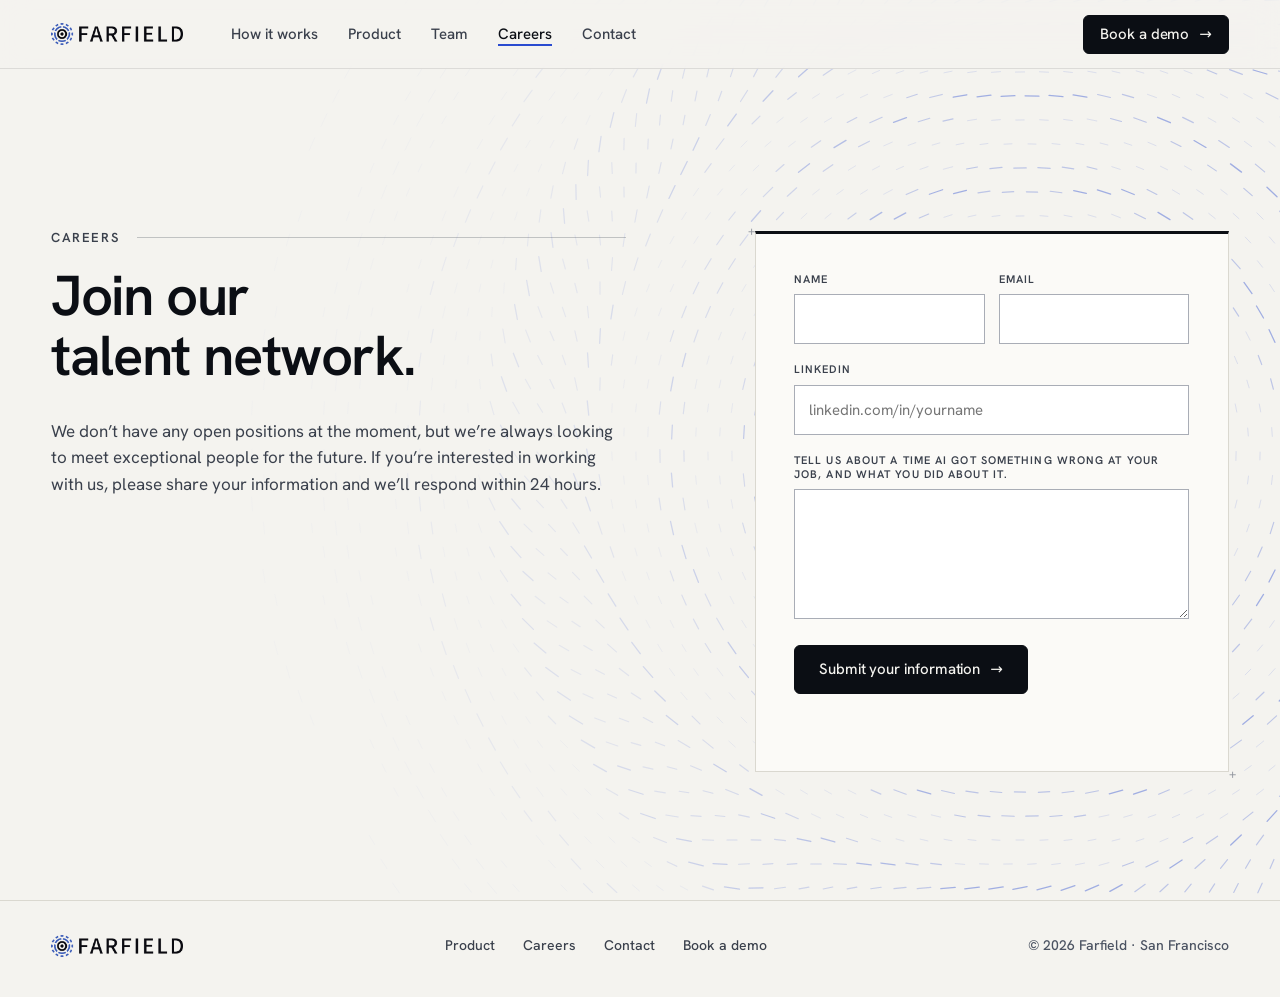
<file: team.html>
<!doctype html>
<html lang="en" class="no-js">
<head>
<meta charset="utf-8">
<meta name="viewport" content="width=device-width, initial-scale=1">
<title>Careers | Farfield</title>
<meta name="description" content="We have no open positions at the moment, but we are always looking to meet exceptional people for the future. Share your information and we will respond within 24 hours.">
<meta name="theme-color" content="#F4F3EF">
<link rel="canonical" href="https://withfarfield.com/team.html">
<link rel="icon" type="image/png" href="assets/favicon-64.png">
<link rel="apple-touch-icon" href="assets/apple-touch-icon.png">
<meta property="og:title" content="Careers | Farfield"><meta property="og:description" content="We have no open positions at the moment, but we are always looking to meet exceptional people for the future. Share your information and we will respond within 24 hours."><meta property="og:type" content="website"><meta property="og:image" content="https://withfarfield.com/assets/og.png"><meta name="twitter:card" content="summary_large_image">
<link rel="preload" href="assets/fonts/hanken-grotesk-400.woff2" as="font" type="font/woff2" crossorigin>
<link rel="preload" href="assets/fonts/hanken-grotesk-500.woff2" as="font" type="font/woff2" crossorigin>
<script>document.documentElement.className="js";</script>
<link rel="stylesheet" href="assets/site.css">
</head>
<body>
<a class="skip" href="#main">Skip to content</a>
<header class="nav"><div class="wrap nav-in"><a class="logo" href="index.html" aria-label="Farfield home"><img src="assets/lockup_light.png" alt="Farfield" width="132" height="22"></a><ul><li><a href="index.html#how">How it works</a></li><li><a href="product.html">Product</a></li><li><a href="index.html#team">Team</a></li><li><a href="team.html" aria-current="page">Careers</a></li><li><a href="index.html#contact">Contact</a></li></ul><a class="btn sm book" href="https://calendar.app.google/Xvj6nB62QJjd9f3v9" target="_blank" rel="noopener">Book a demo<span class="arr" aria-hidden="true">&rarr;</span></a><button class="menu-btn" type="button" aria-label="Menu" aria-expanded="false" aria-controls="mnav"><svg viewBox="0 0 24 24" fill="none" stroke="currentColor" stroke-width="1.8" stroke-linecap="round" aria-hidden="true"><path d="M4 8h16M4 16h16"/></svg></button></div><div class="mnav" id="mnav" hidden><a href="index.html#how">How it works</a><a href="product.html">Product</a><a href="index.html#team">Team</a><a href="team.html">Careers</a><a href="index.html#contact">Contact</a><a class="btn" href="https://calendar.app.google/Xvj6nB62QJjd9f3v9" target="_blank" rel="noopener">Book a demo<span class="arr" aria-hidden="true">&rarr;</span></a></div></header>
<main id="main">


<section class="p-hero" style="min-height:100svh;display:flex;align-items:center"><canvas class="field-cv" id="pField" aria-hidden="true"></canvas><div class="wrap" style="width:100%"><div class="join">
  <div class="copy reveal"><div class="label">Careers</div><h1>Join our talent network.</h1>
    <p class="lead">We don’t have any open positions at the moment, but we’re always looking to meet exceptional people for the future. If you’re interested in working with us, please share your information and we’ll respond within 24 hours.</p></div>
  <div class="jcard reveal"><form id="jform" novalidate>
    <div class="hp"><label for="jweb">Leave this empty</label><input id="jweb" name="website" tabindex="-1" autocomplete="off"></div>
    <div class="two"><div><label for="jname">Name</label><input id="jname" name="name" autocomplete="name" maxlength="200" required></div><div><label for="jemail">Email</label><input id="jemail" name="email" type="email" autocomplete="email" maxlength="254" required></div></div>
    <div><label for="jlinkedin">LinkedIn</label><input id="jlinkedin" name="linkedin" inputmode="url" autocomplete="url" placeholder="linkedin.com/in/yourname" maxlength="300" required></div>
    <div><label for="jstory">Tell us about a time AI got something wrong at your job, and what you did about it.</label><textarea id="jstory" name="story" maxlength="5000" required></textarea></div>
    <button class="btn" type="submit">Submit your information <span class="arr" aria-hidden="true">&rarr;</span></button>
    <p class="status" id="jstatus" role="status" aria-live="polite"></p>
  </form>
  <div class="jdone" id="jsuccess" tabindex="-1"><h2 id="jsuccess-h">Thanks.</h2><p id="jsuccess-msg">We’ll be in touch within 24 hours.</p></div></div>
</div></div></section>
</main>
<footer><div class="wrap foot"><img src="assets/lockup_light.png" alt="Farfield" width="132" height="22"><div class="links"><a href="product.html">Product</a><a href="team.html">Careers</a><a href="index.html#contact">Contact</a><a href="https://calendar.app.google/Xvj6nB62QJjd9f3v9" target="_blank" rel="noopener">Book a demo</a></div><div class="copy">© 2026 Farfield · San Francisco</div></div></footer>
<script src="assets/site.js"></script>
<script>(function(){
  // ---- Where team notes go. Paste your form URL here (a Google Apps Script web app URL, or any form service URL).
  //      If empty, the form opens an email to FALLBACK_EMAIL instead.
  var JOIN_ENDPOINT = "";
  var FALLBACK_EMAIL = "contact@withfarfield.com";

  var f=document.getElementById('jform'), st=document.getElementById('jstatus'); if(!f) return;
  var ok=document.getElementById('jsuccess'), okH=document.getElementById('jsuccess-h'), okMsg=document.getElementById('jsuccess-msg');
  function say(m,err){ st.textContent=m; st.className='status'+(err?' err':''); }
  function done(h,m){ say(''); okH.textContent=h; okMsg.textContent=m; ok.classList.add('on'); f.hidden=true; ok.focus(); }
  function send(url,d){
    if(url.indexOf('script.google.com')>-1){   // Google Apps Script: a plain form post (no CORS preflight)
      var body=new URLSearchParams(); Object.keys(d).forEach(function(k){ body.append(k,d[k]); });
      // A simple form post (no preflight). The script answers {ok:true} once the row is saved.
      return fetch(url,{method:'POST',body:body}).then(function(r){ return r.json(); }).then(function(j){ if(!j||!j.ok) throw new Error('not saved'); });
    }
    return fetch(url,{method:'POST',headers:{'Accept':'application/json','Content-Type':'application/json'},body:JSON.stringify(d)}).then(function(r){ if(!r.ok) throw new Error('bad'); });
  }
  function mailto(d){
    var body='Name: '+d.name+'\nEmail: '+d.email+'\nLinkedIn: '+d.linkedin+'\n\nA time AI got something wrong, and what they did:\n'+d.story;
    window.location.href='mailto:'+FALLBACK_EMAIL+'?subject='+encodeURIComponent('Join the team: '+d.name)+'&body='+encodeURIComponent(body);
    done('One more step.','Your email app should open with your answers filled in. Hit send to finish. If it doesn’t open, email us at '+FALLBACK_EMAIL+'.');
  }
  f.addEventListener('submit',function(e){
    e.preventDefault();
    var d={}; new FormData(f).forEach(function(v,k){ d[k]=(''+v).trim(); });
    if(d.website) return;
    if(!d.name||!d.email||!d.linkedin||!d.story){ say('Please fill in all four fields.',true); return; }
    if(!/^[^@\s]+@[^@\s]+\.[^@\s]+$/.test(d.email)){ say('Please enter a valid email.',true); return; }
    if(d.linkedin.toLowerCase().indexOf('linkedin.')<0){ say('Please add your LinkedIn link.',true); return; }
    delete d.website; d.type='Join the team';
    if(!JOIN_ENDPOINT){ mailto(d); return; }
    say('Sending...');
    send(JOIN_ENDPOINT,d).then(function(){ f.reset(); done('Thanks.','We’ll be in touch within 24 hours.'); }).catch(function(){ mailto(d); });
  });
})();
</script>
</body>
</html>
</file>
<file: assets/site.css>
/* ===================================================================
   Farfield: signal-field design system
   ink / electric blue / chalk, serif display, mono labels
   =================================================================== */
:root{
  --ink:#06080C; --ink-2:#0B0F16; --ink-3:#111724; --line-d:#1E2535; --line-d2:#2B3449;
  --chalk:#EDEFF4; --chalk-2:#E3E6ED; --line:#D3D8E2; --white:#fff;
  --blue:#4D7CFF; --blue-lt:#9DB6FF; --blue-deep:#2A50E6;
  --text:#363C4A; --muted:#667084; --text-d:#B7BDCA; --muted-d:#7C859A;
  --red:#FF6B5E; --green:#2BCB8A; --red-l:#C2362B; --green-l:#0E7A4B;
  --serif:"Newsreader","Source Serif 4","Iowan Old Style",Georgia,"Times New Roman",serif;
  --sans:"Inter",ui-sans-serif,system-ui,-apple-system,"Segoe UI",Roboto,Helvetica,Arial,sans-serif;
  --mono:"IBM Plex Mono",ui-monospace,SFMono-Regular,Menlo,Consolas,monospace;
  --max:1360px; --pad:clamp(20px,4vw,56px);
}
*{box-sizing:border-box}
html{scroll-behavior:smooth;scroll-padding-top:84px;background:var(--ink);-webkit-text-size-adjust:100%}
body{margin:0;font:400 17px/1.6 var(--sans);color:var(--text);background:var(--chalk);-webkit-font-smoothing:antialiased;text-rendering:optimizeLegibility;overflow-x:hidden}
img,svg,canvas{max-width:100%}
a{color:inherit}
p{margin:0}
h1,h2,h3,h4{margin:0;font-family:var(--serif);font-weight:400;color:var(--ink);text-wrap:balance}
.dark h1,.dark h2,.dark h3,.blue h1,.blue h2,.blue h3{color:#fff}
.wrap{max-width:var(--max);margin:0 auto;padding:0 var(--pad)}
.sec{position:relative;padding:clamp(88px,11vw,168px) 0}
.sec.dark{background:var(--ink);color:var(--text-d)}
.sec.blue{background:var(--blue-deep);color:#DCE5FF}
.sec.chalk{background:var(--chalk)}
.skip{position:absolute;left:-9999px;top:8px;background:#fff;color:var(--ink);padding:8px 12px;z-index:200}
.skip:focus{left:8px}
.mono,.label,.lbl{font-family:var(--mono)}
.label{display:flex;align-items:center;gap:16px;font:500 11px/1 var(--mono);letter-spacing:.14em;text-transform:uppercase;color:var(--muted)}
.label::after{content:"";flex:1;height:1px;background:currentColor;opacity:.28}
.dark .label{color:var(--muted-d)}.blue .label{color:#BFD0FF}
.label b{font-weight:500;color:var(--blue)}.dark .label b{color:var(--blue-lt)}.blue .label b{color:#fff}
.lbl{font:500 11px/1 var(--mono);letter-spacing:.12em;text-transform:uppercase;color:var(--muted-d);margin-bottom:12px}
.lead{font:400 17px/1.55 var(--sans);color:var(--text);max-width:46ch}
.dark .lead{color:var(--text-d)}.blue .lead{color:#DCE5FF}
.head{display:grid;grid-template-columns:repeat(12,1fr);gap:28px clamp(16px,2.2vw,36px);align-items:end;margin-top:clamp(28px,3.4vw,48px)}
.head h2{grid-column:1/span 8;font-size:clamp(38px,5.4vw,80px);line-height:1.02;letter-spacing:-.032em}
.head .lead{grid-column:9/span 4;padding-bottom:.5em}
.head.solo h2{grid-column:1/-1;max-width:14em}

/* ---------------- buttons ---------------- */
.btn{display:inline-flex;align-items:center;gap:10px;font:500 15px/1 var(--sans);letter-spacing:-.005em;padding:16px 24px;border-radius:4px;text-decoration:none;border:1px solid transparent;cursor:pointer;transition:background .2s ease,color .2s ease,border-color .2s ease;white-space:nowrap;background:#fff;color:var(--ink)}
.btn .arr{display:inline-block;transition:transform .2s ease}
.btn:hover{background:var(--blue);color:#fff}
.btn:hover .arr{transform:translateX(4px)}
.btn.ghost{background:transparent;color:#fff;border-color:rgba(255,255,255,.28)}
.btn.ghost:hover{background:transparent;border-color:#fff;color:#fff}
.btn.dk{background:var(--ink);color:#fff}.btn.dk:hover{background:var(--blue)}
.btn.sm{padding:11px 16px;font-size:15px}
.btn:focus-visible,a:focus-visible,button:focus-visible,input:focus-visible,textarea:focus-visible{outline:2px solid var(--blue-lt);outline-offset:3px}

/* ---------------- nav ---------------- */
.nav{position:fixed;top:0;left:0;right:0;z-index:80;background:rgba(6,8,12,.55);-webkit-backdrop-filter:blur(14px) saturate(1.3);backdrop-filter:blur(14px) saturate(1.3);border-bottom:1px solid rgba(255,255,255,.07)}
.nav-in{display:flex;align-items:center;gap:40px;height:68px}
.nav .logo{display:block;line-height:0}.nav .logo img{height:24px;width:auto;display:block}
.nav ul{display:flex;gap:30px;list-style:none;margin:0 auto 0 8px;padding:0}
.nav ul a{font:500 15px/1 var(--sans);color:#B7BDCA;text-decoration:none;transition:color .15s}
.nav ul a:hover,.nav ul a[aria-current]{color:#fff}
.menu-btn{display:none;margin-left:auto;width:42px;height:42px;background:none;border:1px solid rgba(255,255,255,.2);color:#fff;cursor:pointer;align-items:center;justify-content:center;border-radius:4px}
.menu-btn svg{width:20px;height:20px}
.mnav{display:none}

/* ---------------- cursor + rail ---------------- */
.rail{position:fixed;left:clamp(12px,1.6vw,28px);top:50%;transform:translateY(-50%);z-index:70;display:none;flex-direction:column;gap:14px;mix-blend-mode:difference}
.rail a{display:flex;align-items:center;gap:10px;text-decoration:none;color:#fff;font:500 11px/1 var(--mono);letter-spacing:.12em;text-transform:uppercase;opacity:.55;transition:opacity .2s}
.rail a i{display:block;width:14px;height:1px;background:#fff;transition:width .25s ease}
.rail a span{opacity:0;transform:translateX(-6px);transition:opacity .2s,transform .2s;white-space:nowrap}
.rail a:hover,.rail a.on{opacity:1}
.rail a.on i{width:30px}
.rail a.on span,.rail a:hover span{opacity:1;transform:none}
@media (min-width:1280px) and (hover:hover){.rail{display:flex}}

/* ---------------- hero ---------------- */
.hero{position:relative;background:var(--ink);color:var(--text-d);overflow:hidden;isolation:isolate}
.field-cv{position:absolute;inset:0;width:100%;height:100%;display:block;z-index:0}
.hero::before{content:"";position:absolute;inset:0;z-index:1;pointer-events:none;background:linear-gradient(90deg,rgba(6,8,12,.92) 0%,rgba(6,8,12,.7) 34%,rgba(6,8,12,0) 66%),linear-gradient(0deg,rgba(6,8,12,.9) 0%,rgba(6,8,12,0) 34%)}
.hero-in{position:relative;z-index:2;min-height:100svh;display:flex;flex-direction:column;justify-content:flex-end;padding:132px var(--pad) 0}
.hero h1{font-size:clamp(44px,7.6vw,118px);line-height:.98;letter-spacing:-.04em;max-width:11.6em;font-weight:300}
.hero h1 em{font-style:italic;color:var(--blue-lt);font-weight:300}
.hero .lead{margin-top:clamp(22px,2.6vw,36px);max-width:44ch}
.hero-actions{display:flex;flex-wrap:wrap;gap:12px;margin-top:clamp(26px,3vw,40px)}
.hero-bar{display:flex;flex-wrap:wrap;align-items:center;justify-content:space-between;gap:12px 40px;margin-top:clamp(40px,6vw,88px);padding:20px 0 24px;border-top:1px solid rgba(255,255,255,.12);font:500 11px/1.4 var(--mono);letter-spacing:.12em;text-transform:uppercase;color:var(--muted-d)}
.hero-bar .by{display:flex;flex-wrap:wrap;gap:6px 22px;align-items:center}
.hero-bar .by b{font-weight:500;color:#E9ECF3}
.hero-bar .hint{display:flex;align-items:center;gap:10px}
.hero-bar .hint i{width:7px;height:7px;border-radius:50%;background:var(--blue);box-shadow:0 0 0 0 rgba(77,124,255,.6);animation:beat 2.4s ease-out infinite}
@keyframes beat{0%{box-shadow:0 0 0 0 rgba(77,124,255,.55)}70%,100%{box-shadow:0 0 0 12px rgba(77,124,255,0)}}

/* ---------------- plates and artifacts ---------------- */
.plate{position:relative;margin:0;background:var(--ink-2);color:#E6E9F0;border:1px solid var(--line-d)}
.plate::before,.plate::after{content:"+";position:absolute;font:400 13px/1 var(--mono);color:#8892A8;z-index:3}
.plate::before{left:-8px;top:-10px}.plate::after{right:-8px;bottom:-9px}
.plate-head{display:flex;align-items:center;gap:14px;padding:12px 16px;border-bottom:1px solid var(--line-d);font:500 11px/1 var(--mono);letter-spacing:.12em;text-transform:uppercase;color:var(--muted-d)}
.plate-head .fg{color:var(--blue-lt)}
.plate-head .ft{margin-right:auto}
.plate-head .sd{margin-left:auto;border:1px solid var(--line-d2);padding:4px 8px;color:#98A1B5}
.plate-body{padding:clamp(16px,2vw,26px)}
.plate .lbl{color:var(--muted-d)}
/* paper sheet with tracked changes */
.sheet{background:#fff;color:#12151C;padding:20px 22px;max-width:100%;transform:rotate(-.5deg);box-shadow:0 24px 40px -22px rgba(0,0,0,.7)}
.doc-title{display:flex;justify-content:space-between;gap:10px;font:500 11px/1.3 var(--mono);letter-spacing:.06em;color:#6A7080;margin-bottom:14px;padding-bottom:10px;border-bottom:1px solid #E3E6ED}
.rl{font:400 17px/1.5 var(--serif);margin:0 0 12px;color:#12151C}
.rl .loc{display:block;font:500 11px/1 var(--mono);letter-spacing:.1em;text-transform:uppercase;color:#8A91A3;margin-bottom:5px}
.old{color:var(--red-l);background:linear-gradient(var(--red-l),var(--red-l)) no-repeat 0 56%/0% 1.5px;transition:background-size .6s ease var(--d,.6s)}
.live .old{background-size:100% 1.5px}
.new{color:var(--green-l);opacity:0;transition:opacity .5s ease calc(var(--d,.6s) + .5s)}
.live .new{opacity:1}
.margin-note{font:500 11px/1.4 var(--mono);color:#6A7080;border-left:2px solid var(--blue);padding-left:10px;margin-top:4px}
.tags{display:flex;flex-wrap:wrap;gap:8px;margin-bottom:22px}
.tags span{font:500 11px/1 var(--mono);letter-spacing:.04em;border:1px solid var(--line-d2);padding:7px 10px;color:#CFD5E2}
.cap-cols{display:grid;grid-template-columns:repeat(auto-fit,minmax(min(100%,210px),1fr));gap:22px;align-items:start}
.bubs{display:grid;gap:8px;justify-items:start}
.bub{font:400 13px/1.2 var(--sans);color:#fff;background:var(--blue-deep);padding:10px 13px;border-radius:14px 14px 14px 3px;opacity:0;transform:translateY(8px);transition:opacity .45s ease,transform .45s ease}
.live .bub{opacity:1;transform:none}
.bub:nth-child(1){transition-delay:.3s}.bub:nth-child(2){transition-delay:.8s}.bub:nth-child(3){transition-delay:1.3s}
/* cluster map and tables */
.pat-top{display:grid;grid-template-columns:repeat(auto-fit,minmax(min(100%,250px),1fr));gap:22px;align-items:center}
.clmap{width:100%;height:auto;display:block}
.clmap circle{transform:translate(var(--sx,0),var(--sy,0));transition:transform 1.6s cubic-bezier(.22,.8,.22,1) calc(var(--k)*9ms + .2s),opacity .6s ease}
.live .clmap circle{transform:translate(var(--tx,0),var(--ty,0))}
.clmap .hit{fill:var(--blue-lt)}.clmap .noise{fill:#4A5570}
.clmap .ring{fill:none;stroke:#2B3449;stroke-dasharray:3 4;opacity:0;transition:opacity .8s ease 1.6s}.live .clmap .ring{opacity:1}
.clmap text{font:500 11px var(--mono);letter-spacing:.1em;fill:#8D96AB;opacity:0;transition:opacity .8s ease 1.8s}.live .clmap text{opacity:1}
.tr{display:grid;grid-template-columns:minmax(72px,96px) minmax(40px,1fr) 46px 50px;gap:10px;align-items:center;padding:9px 0;border-top:1px solid var(--line-d);font:400 13px/1.2 var(--sans);color:#D4D9E4}
.tr.h{border-top:0;padding-top:0;font:500 11px/1 var(--mono);letter-spacing:.1em;text-transform:uppercase;color:var(--muted-d)}
.tr .bar{height:5px;background:#1A2132;position:relative;overflow:hidden}
.tr .bar::after{content:"";position:absolute;inset:0;width:0;background:var(--blue);transition:width 1s ease .3s}
.live .tr .bar::after{width:var(--w)}
.tr b{font-weight:500;color:#fff}.tr em{font-style:normal;font-weight:500;color:var(--green);text-align:right}
.theme{display:flex;justify-content:space-between;gap:12px;align-items:flex-start;border:1px solid var(--line-d);padding:12px 14px;margin-top:8px;opacity:0;transform:translateY(6px);transition:opacity .5s ease,transform .5s ease}
.live .theme{opacity:1;transform:none}.live .theme:nth-of-type(1){transition-delay:.6s}.live .theme:nth-of-type(2){transition-delay:.9s}
.theme b{display:block;font:500 15px/1.3 var(--sans);color:#fff}.theme span{font:400 13px var(--sans);color:var(--muted-d)}.theme em{font:500 13px var(--mono);font-style:normal;color:#fff;white-space:nowrap}
/* fix ticket */
.seg{display:grid;grid-template-columns:1fr 1fr;width:100%;border:1px solid var(--line-d2)}
.seg button{font:500 13px/1 var(--mono);letter-spacing:.06em;text-transform:uppercase;padding:14px 10px;border:0;background:transparent;color:#98A1B5;cursor:pointer;width:100%;transition:background .15s,color .15s}
.seg button+button{border-left:1px solid var(--line-d2)}
.seg button[aria-selected="true"]{background:#fff;color:var(--ink)}
.route{margin-top:18px;position:relative}.route[hidden]{display:none}
.route .meta{font:500 11px/1.3 var(--mono);letter-spacing:.06em;color:var(--muted-d);text-transform:uppercase}
.route h4{font:400 clamp(22px,2vw,28px)/1.2 var(--serif);color:#fff;margin:8px 0 14px;letter-spacing:-.01em}
.instr{font:400 13px/1.6 var(--mono);color:#D4D9E4;border-left:2px solid var(--blue);background:#0E1320;padding:14px 16px;opacity:0;transform:translateY(6px);transition:opacity .5s ease .1s,transform .5s ease .1s}
.live .instr{opacity:1;transform:none}
.instr small{display:block;margin-top:10px;font:400 11px/1.4 var(--mono);color:var(--muted-d)}
.acts{display:flex;gap:10px;margin-top:16px;align-items:center;flex-wrap:wrap}
.act{font:500 13px/1 var(--mono);letter-spacing:.04em;padding:12px 14px;border:1px solid var(--line-d2);color:#D4D9E4}
.act.p{background:var(--blue);border-color:var(--blue);color:#fff}
.approve{position:relative;overflow:hidden;min-width:150px;text-align:center}
.approve .l2{position:absolute;inset:0;display:flex;align-items:center;justify-content:center;background:var(--green);color:#04130C;opacity:0;transition:opacity .35s ease 1.5s}
.live .approve .l2{opacity:1}
.stamp{position:absolute;right:6px;top:-6px;font:500 13px/1 var(--mono);letter-spacing:.2em;text-transform:uppercase;color:var(--green);border:2px solid var(--green);padding:8px 12px;transform:rotate(-8deg) scale(1.5);opacity:0;transition:opacity .25s ease 1.9s,transform .35s cubic-bezier(.2,1.2,.3,1) 1.9s}
.live .stamp{opacity:.9;transform:rotate(-8deg) scale(1)}
.ev{display:grid;gap:8px}
.ev .it{border:1px solid var(--line-d);padding:10px 12px;font:400 13px/1.5 var(--sans);opacity:0;transform:translateY(6px);transition:opacity .45s ease,transform .45s ease}
.live .ev .it{opacity:1;transform:none}.live .ev .it:nth-child(2){transition-delay:.25s}.live .ev .it:nth-child(3){transition-delay:.5s}
.ev .it small{display:block;font:500 11px/1 var(--mono);letter-spacing:.1em;text-transform:uppercase;color:var(--muted-d);margin-bottom:5px}
.ev .a{color:var(--red)}.ev .e{color:var(--green)}
/* verification log */
.term{display:grid;gap:10px}
.tl{display:flex;gap:14px;align-items:flex-start;padding:14px 16px;border:1px solid var(--line-d);opacity:0;transform:translateY(8px);transition:opacity .5s ease,transform .5s ease}
.live .tl{opacity:1;transform:none}.live .tl+.tl{transition-delay:.35s}
.tl i{font:500 13px/1 var(--mono);font-style:normal;width:22px;height:22px;display:grid;place-items:center;flex:none;margin-top:1px}
.tl b{display:block;font:500 15px/1.3 var(--sans);margin-bottom:3px}.tl span{font:400 13px/1.5 var(--sans)}
.tl.ok{border-color:rgba(43,203,138,.4);background:rgba(43,203,138,.06);color:#BFF3DB}.tl.ok i{background:var(--green);color:#04130C}.tl.ok b{color:var(--green)}
.tl.bad{border-color:rgba(255,107,94,.4);background:rgba(255,107,94,.06);color:#FFD2CD}.tl.bad i{background:var(--red);color:#1A0503}.tl.bad b{color:var(--red)}
.ba{display:grid;grid-template-columns:1fr auto;gap:4px 14px;padding:10px 0;border-top:1px solid var(--line-d);align-items:center}
.ba:first-of-type{border-top:0}
.ba b{font:500 15px/1.3 var(--sans);color:#fff}.ba .s{font:400 13px var(--sans);color:var(--muted-d)}
.ba .n{font:300 28px/1 var(--serif);letter-spacing:-.02em;text-align:right;white-space:nowrap;color:#fff}
.ba .n .x{color:var(--red)}.ba .n .y{color:var(--green)}.ba .n i{font-style:normal;color:var(--muted-d);margin:0 6px;font-size:17px}
.ba .t{grid-column:1/-1;height:3px;background:#1A2132;position:relative;overflow:hidden}
.ba .t::after{content:"";position:absolute;left:0;top:0;bottom:0;width:0;background:var(--green);transition:width 1.1s ease .3s}
.live .ba .t::after{width:var(--w)}
/* queue */
.q-head b{display:block;font:300 28px/1.1 var(--serif);color:#fff;letter-spacing:-.015em}.q-head span{display:block;font:400 13px/1.5 var(--sans);color:var(--muted-d);margin-top:6px}
.q-item{border:1px solid var(--line-d);margin-top:12px}.q-item.open{border-color:var(--blue)}
.q-row{display:grid;grid-template-columns:28px 1fr auto;gap:14px;align-items:center;padding:14px 16px}
.q-row .rank{font:500 11px var(--mono);color:var(--blue-lt)}
.q-row .tt b{display:block;font:500 15px/1.3 var(--sans);color:#fff}.q-row .tt em{display:block;font:400 13px var(--sans);font-style:normal;color:var(--muted-d);margin-top:2px}
.q-row .mm{text-align:right}.q-row .mm b{display:block;font:500 13px var(--mono);color:#fff}.q-row .mm em{display:block;font:400 13px var(--sans);font-style:normal;color:var(--muted-d)}
.q-body{padding:0 16px 16px 58px}.q-body p{font:400 13px/1.6 var(--mono);color:#D4D9E4;border-left:2px solid var(--blue);background:#0E1320;padding:12px 14px}
/* chart + stats */
.chart svg{width:100%;height:auto;display:block}
.chart .p{fill:none;stroke:var(--blue);stroke-width:2.5;stroke-linecap:round;stroke-linejoin:round;stroke-dasharray:var(--len);stroke-dashoffset:var(--len);transition:stroke-dashoffset 1.8s ease .2s}
.live .chart .p{stroke-dashoffset:0}
.chart .dm{fill:var(--ink-2);stroke:#fff;stroke-width:1.4;opacity:0;transition:opacity .35s ease calc(.6s + var(--k)*.22s)}
.live .chart .dm,.live .chart .vl{opacity:1}
.chart .vl{stroke:#2B3449;stroke-width:1;stroke-dasharray:3 4;opacity:0;transition:opacity .35s ease calc(.6s + var(--k)*.22s)}
.chart text{font:400 11px var(--mono);fill:#8892A8}
.chart line[stroke="#EAE6DB"],.chart line[stroke="#ECEEF3"]{stroke:#1A2132}
.chart .tg{stroke:var(--blue-lt);stroke-width:1;stroke-dasharray:5 5}
.chart-head{display:flex;justify-content:space-between;align-items:center;gap:10px;flex-wrap:wrap;margin:22px 0 6px}
.chart-head b{font:500 15px var(--sans);color:#fff}.chart-head span{font:500 11px var(--mono);letter-spacing:.08em;text-transform:uppercase;color:var(--muted-d)}
.stat{display:flex;align-items:baseline;gap:14px;flex-wrap:wrap;margin-top:8px}
.stat b{font:300 44px/1 var(--serif);letter-spacing:-.03em;color:#fff}.stat span{color:var(--muted-d);font-size:15px}.stat em{font-style:normal;font:500 13px var(--mono);color:var(--green)}
.stats3{display:grid;grid-template-columns:repeat(3,1fr);gap:0;border:1px solid var(--line-d);margin-bottom:22px}
.stats3 div{padding:16px 18px}.stats3 div+div{border-left:1px solid var(--line-d)}
.stats3 b{display:block;font:300 38px/1.05 var(--serif);letter-spacing:-.025em;color:#fff}.stats3 span{font:400 13px var(--sans);color:var(--muted-d)}

/* ---------------- problem ---------------- */
.problem{background:var(--chalk)}
.eg{display:flex;align-items:center;gap:14px;margin:clamp(48px,6vw,88px) 0 24px;font:500 11px/1 var(--mono);letter-spacing:.16em;text-transform:uppercase;color:var(--muted)}
.eg::after{content:"";flex:1;height:1px;background:repeating-linear-gradient(90deg,#9AA2B5 0 4px,transparent 4px 9px)}
.pgrid{display:grid;grid-template-columns:repeat(4,1fr);gap:clamp(14px,1.6vw,24px);align-items:start}
.pgrid .plate:nth-child(2){margin-top:44px}.pgrid .plate:nth-child(4){margin-top:44px}
.pgrid .plate{opacity:0;transform:translateY(22px);transition:opacity .7s ease,transform .7s ease}
.live .pgrid .plate,.pgrid.live .plate{opacity:1;transform:none}
.pgrid .plate:nth-child(2){transition-delay:.15s}.pgrid .plate:nth-child(3){transition-delay:.3s}.pgrid .plate:nth-child(4){transition-delay:.45s}
.pviz{height:156px;position:relative;display:flex;flex-direction:column;justify-content:center;gap:8px;padding:0}
.pcap{font:400 15px/1.45 var(--sans);color:#fff;padding-top:18px;border-top:1px solid var(--line-d);margin-top:18px}
.pcap .n{display:block;font:500 11px/1 var(--mono);letter-spacing:.12em;color:var(--blue-lt);margin-bottom:8px}
.cellrow{height:14px;background:#141B2A;border:1px solid var(--line-d)}
.cellrow.hot{height:36px;display:flex;align-items:center;justify-content:space-between;padding:0 12px;font:400 13px var(--sans);color:var(--muted-d);transition:background .4s ease .5s,border-color .4s ease .5s}
.cellrow.hot b{font:500 13px var(--mono);color:#fff}
.live .cellrow.hot{background:rgba(255,107,94,.1);border-color:rgba(255,107,94,.6)}.live .cellrow.hot b{color:var(--red)}
.tag{position:absolute;right:0;top:0;font:500 11px/1 var(--mono);letter-spacing:.08em;text-transform:uppercase;padding:5px 8px;border:1px solid rgba(255,107,94,.6);color:var(--red);background:rgba(255,107,94,.08);opacity:0;transform:translateY(-4px);transition:opacity .4s ease .9s,transform .4s ease .9s}
.live .tag{opacity:1;transform:none}
.tag.ok{border-color:rgba(43,203,138,.6);color:var(--green);background:rgba(43,203,138,.08);transition-delay:1.6s}
.fl{font:400 13px var(--sans);color:var(--muted-d)}
.frow{display:flex;align-items:center;gap:12px}
.frow s{text-decoration:none;position:relative;font:300 44px/1 var(--serif);color:var(--red);letter-spacing:-.03em}
.frow s::after{content:"";position:absolute;left:-4px;right:-4px;top:54%;height:2px;background:var(--red);transform:scaleX(0);transform-origin:left;transition:transform .5s ease .5s;border-radius:2px}
.live .frow s::after{transform:scaleX(1)}
.frow i{font-style:normal;color:var(--muted-d);opacity:0;transition:opacity .3s ease 1s}
.frow b{font:300 44px/1 var(--serif);color:var(--green);letter-spacing:-.03em;opacity:0;transform:translateX(-8px);transition:opacity .4s ease 1.1s,transform .4s ease 1.1s}
.live .frow i,.live .frow b{opacity:1;transform:none}
.p-ten{position:relative;height:100%;display:flex;flex-direction:column;justify-content:center}
.p-ten .marks{display:flex;flex-wrap:wrap;gap:5px;margin-bottom:12px}
.p-ten .mk{font:500 11px/1 var(--mono);color:var(--blue-lt);border:1px solid var(--line-d2);padding:4px 5px;opacity:0;transform:scale(.7);transition:opacity .3s ease calc(var(--k)*70ms + .4s),transform .3s ease calc(var(--k)*70ms + .4s)}
.live .p-ten .mk{opacity:1;transform:none}
.p-ten .big{font:300 56px/1 var(--serif);color:#fff;letter-spacing:-.04em}
.p-ten small{font:400 13px var(--sans);color:var(--muted-d);margin-top:4px}
.problem-foot{margin-top:clamp(56px,7vw,104px);font:300 clamp(26px,3.2vw,46px)/1.15 var(--serif);letter-spacing:-.02em;color:var(--ink);max-width:24em}
.problem-foot span{color:var(--muted)}

/* ---------------- why (blue field) ---------------- */
.why{overflow:hidden}
.why-grid{display:grid;grid-template-columns:repeat(12,1fr);gap:clamp(24px,3vw,56px) clamp(16px,2.2vw,36px);align-items:center;margin-top:clamp(28px,3.4vw,48px)}
.why-copy{grid-column:1/span 6}
.why-copy h2{font-size:clamp(46px,7.4vw,112px);line-height:.96;letter-spacing:-.04em;font-weight:300}
.why-copy .lead{margin-top:clamp(22px,2.6vw,36px);max-width:34ch}
.why-stage{grid-column:7/span 6;position:relative}
.why-stage .fieldbox{position:relative;aspect-ratio:1/1;max-height:640px;width:100%}
.why-stage canvas{position:absolute;inset:0;width:100%;height:100%;display:block}
.dial{margin-top:22px}
.dial-top{display:flex;justify-content:space-between;gap:16px;font:500 11px/1.3 var(--mono);letter-spacing:.12em;text-transform:uppercase;color:#BFD0FF;margin-bottom:12px}
.dial-top b{color:#fff;font-weight:500;transition:opacity .25s}
.dial input[type=range]{-webkit-appearance:none;appearance:none;width:100%;height:30px;background:transparent;cursor:grab;display:block;margin:0}
.dial input[type=range]:active{cursor:grabbing}
.dial input[type=range]::-webkit-slider-runnable-track{height:1px;background:rgba(255,255,255,.55)}
.dial input[type=range]::-moz-range-track{height:1px;background:rgba(255,255,255,.55)}
.dial input[type=range]::-webkit-slider-thumb{-webkit-appearance:none;width:26px;height:26px;border-radius:50%;background:#fff;border:0;margin-top:-13px;box-shadow:0 0 0 7px rgba(255,255,255,.18)}
.dial input[type=range]::-moz-range-thumb{width:26px;height:26px;border-radius:50%;background:#fff;border:0;box-shadow:0 0 0 7px rgba(255,255,255,.18)}
.dial-ends{display:flex;justify-content:space-between;font:400 15px/1.3 var(--sans);color:#DCE5FF;margin-top:6px}

/* ---------------- how it works (pinned) ---------------- */
.how{padding-bottom:0}
.steps{position:relative;height:calc(340vh - 120px);margin-top:clamp(28px,3.4vw,48px)}
.steps-stick{position:sticky;top:84px;height:calc(100vh - 110px);display:flex;align-items:center}
.steps-grid{display:grid;grid-template-columns:5fr 7fr;gap:clamp(32px,5vw,88px);width:100%;align-items:center}
.steps-list{position:relative;padding-left:56px}
.steps-list .track{position:absolute;left:11px;width:1px;top:var(--t,0);height:var(--h,0);background:repeating-linear-gradient(to bottom,#3A4560 0 4px,transparent 4px 9px)}
.steps-list .fill{position:absolute;left:-1px;top:0;width:3px;height:var(--f,0);background:var(--blue);transition:height .12s linear}
.step{position:relative;padding:14px 0;opacity:.32;transition:opacity .45s ease}
.step::before{content:"";position:absolute;left:-52px;top:26px;width:13px;height:13px;border-radius:50%;background:var(--ink);border:1.5px solid #3A4560;transition:background .3s,border-color .3s,box-shadow .3s;z-index:1}
.step .num{display:block;font:500 11px/1 var(--mono);letter-spacing:.14em;color:var(--blue-lt);margin-bottom:8px}
.step h3{font-size:clamp(28px,3vw,44px);line-height:1.04;letter-spacing:-.025em;font-weight:300}
.step p{margin-top:10px;font:400 15px/1.55 var(--sans);color:var(--text-d);max-width:36ch}
.step.on{opacity:1}.step.done{opacity:.6}
.step.on::before,.step.done::before{background:var(--blue);border-color:var(--blue)}
.step.on::before{box-shadow:0 0 0 6px rgba(77,124,255,.22)}
.steps-vis{position:relative;height:min(560px,calc(100vh - 150px))}
.vis{position:absolute;inset:0;opacity:0;transform:translateY(18px);transition:opacity .5s ease,transform .6s ease;pointer-events:none}
.vis.on{opacity:1;transform:none;pointer-events:auto}
.vis .plate{height:100%;display:flex;flex-direction:column;background:var(--ink-2)}
.vis .plate-body{flex:1;overflow:hidden}
.vis-m{display:none}
.how-end{height:clamp(40px,6vw,96px)}

/* ---------------- roles ---------------- */
.roles-grid{display:grid;grid-template-columns:repeat(3,1fr);margin-top:clamp(40px,5vw,72px);border-top:1px solid #C4CAD7}
.role{padding:36px clamp(18px,2.4vw,40px) 8px 0;position:relative}
.role+.role{padding-left:clamp(18px,2.4vw,40px);border-left:1px solid #C4CAD7}
.role .k{font:500 11px/1 var(--mono);letter-spacing:.14em;text-transform:uppercase;color:var(--muted)}
.role h3{font:300 clamp(38px,4.4vw,64px)/1 var(--serif);letter-spacing:-.035em;margin:16px 0 18px;color:var(--ink)}
.role p{font:400 15px/1.55 var(--sans);color:var(--text);max-width:30ch}
.role .plate{margin-top:36px;height:176px}
.role .plate-body{padding:14px 16px;height:calc(100% - 38px);display:flex;flex-direction:column;justify-content:center}
.role .plate-head{padding:9px 12px;font-size:13px}
.g-emp{display:flex;align-items:center;gap:18px;position:relative}
.g-emp .ring{position:absolute;left:0;width:44px;height:44px;border-radius:50%;border:1px solid var(--blue);opacity:0;animation:ping 3.2s ease-out infinite}
.g-emp .r2{animation-delay:1.05s}.g-emp .r3{animation-delay:2.1s}
@keyframes ping{0%{transform:scale(.3);opacity:.9}100%{transform:scale(1.8);opacity:0}}
.g-emp ul{list-style:none;margin:0 0 0 62px;padding:0;display:grid;gap:7px;font:400 13px/1.2 var(--sans);color:#E6E9F0}
.g-emp li::before{content:"✓";color:var(--green);margin-right:9px;font-weight:600}
.g-ops{display:grid;gap:11px}
.g-ops div{display:grid;grid-template-columns:92px 1fr 40px;gap:8px;align-items:center;font:400 13px var(--sans);color:var(--muted-d)}
.g-ops i{height:4px;background:#1A2132;position:relative;overflow:hidden}.g-ops i::after{content:"";position:absolute;inset:0;width:0;background:var(--blue);transition:width 1s ease .3s}
.live .g-ops i::after{width:var(--w)}.g-ops b{color:var(--green);font:500 11px var(--mono);text-align:right}
.g-eng{display:grid;gap:6px;font:400 13px/1.4 var(--sans)}.g-eng .a{color:var(--red);background:rgba(255,107,94,.08);padding:6px 8px}.g-eng .e{color:var(--green);background:rgba(43,203,138,.08);padding:6px 8px}

/* ---------------- voices ---------------- */
.voices .lead{margin-top:0}
.vlist{margin-top:clamp(40px,5vw,80px);border-top:1px solid var(--line-d2)}
.vrow{display:grid;grid-template-columns:64px 1fr minmax(240px,.55fr);gap:clamp(16px,3vw,56px);align-items:start;padding:clamp(28px,3.6vw,52px) 0;border-bottom:1px solid var(--line-d2);position:relative;transition:padding .35s ease}
.vrow::before{content:"";position:absolute;left:0;top:-1px;height:1px;width:0;background:var(--blue);transition:width .6s ease}
.vrow:hover::before,.vrow:focus-within::before{width:100%}
.vrow .n{font:500 11px/1 var(--mono);letter-spacing:.14em;color:var(--blue-lt);padding-top:.9em}
.vrow h3{font:300 clamp(32px,4.4vw,68px)/1.02 var(--serif);letter-spacing:-.03em;color:#fff;transition:color .3s,transform .4s ease}
.vrow p{font:400 15px/1.55 var(--sans);color:var(--text-d);padding-top:.6em;opacity:.55;transition:opacity .3s}
.vrow:hover h3{transform:translateX(10px)}.vrow:hover p,.vrow:focus-within p{opacity:1}

/* ---------------- team ---------------- */
.team{background:var(--chalk)}
.team-grid{display:grid;grid-template-columns:repeat(12,1fr);gap:clamp(24px,3vw,56px) clamp(16px,2.2vw,36px);margin-top:clamp(28px,3.4vw,48px)}
.team-grid h2{grid-column:1/span 5;font-size:clamp(38px,5vw,72px);line-height:1.02;letter-spacing:-.032em;position:sticky;top:110px;align-self:start}
.story{grid-column:7/span 6;display:grid;gap:24px}
.story p{font:300 clamp(21px,1.9vw,27px)/1.5 var(--serif);color:#222733;letter-spacing:-.008em}
.signoff{display:flex;gap:clamp(24px,4vw,56px);flex-wrap:wrap;margin-top:18px;padding-top:26px;border-top:1px solid #C4CAD7}
.sig .nm{display:block;font:300 28px/1.1 var(--serif);letter-spacing:-.02em;color:var(--ink)}
.sig .rl{display:block;font:400 15px/1.45 var(--sans);color:var(--muted);margin-top:6px;max-width:30ch}
.sig a{display:inline-block;margin-top:10px;font:500 11px/1 var(--mono);letter-spacing:.12em;text-transform:uppercase;color:var(--blue-deep);text-decoration:none;border-bottom:1px solid currentColor;padding-bottom:3px}
.team .cta-row{margin-top:22px}

/* ---------------- cta + footer ---------------- */
.cta{position:relative;overflow:hidden;isolation:isolate;padding:clamp(110px,14vw,220px) 0}
.cta::before{content:"";position:absolute;inset:0;z-index:1;pointer-events:none;background:linear-gradient(90deg,rgba(6,8,12,.9) 0%,rgba(6,8,12,.55) 40%,rgba(6,8,12,0) 70%)}
.cta .wrap{position:relative;z-index:2}
.cta h2{font-size:clamp(44px,7vw,108px);line-height:.98;letter-spacing:-.04em;font-weight:300;max-width:11em;margin:22px 0 clamp(20px,2.4vw,32px)}
.cta .lead{max-width:34ch;margin-bottom:clamp(26px,3vw,40px)}
footer{background:var(--ink);color:var(--muted-d);border-top:1px solid var(--line-d)}
.foot{display:flex;flex-wrap:wrap;align-items:center;justify-content:space-between;gap:20px 40px;padding-top:34px;padding-bottom:40px;font:400 13px/1.4 var(--mono);letter-spacing:.04em}
.foot img{height:22px;width:auto;display:block}
.foot .links{display:flex;gap:28px;flex-wrap:wrap}
.foot a{color:var(--muted-d);text-decoration:none;transition:color .15s}.foot a:hover{color:#fff}

/* ---------------- reveal ---------------- */
.js .reveal{opacity:0;transform:translateY(24px);transition:opacity .8s ease,transform .8s cubic-bezier(.2,.7,.2,1)}
.js .reveal.in{opacity:1;transform:none}

/* ---------------- product page ---------------- */
.p-hero{position:relative;background:var(--ink);color:var(--text-d);overflow:hidden;isolation:isolate;padding:clamp(150px,18vw,240px) 0 clamp(70px,9vw,128px)}
.p-hero::before{content:"";position:absolute;inset:0;z-index:1;pointer-events:none;background:linear-gradient(90deg,rgba(6,8,12,.92) 0%,rgba(6,8,12,.6) 45%,rgba(6,8,12,0) 75%)}
.p-hero .wrap{position:relative;z-index:2}
.p-hero h1{font-size:clamp(44px,7vw,108px);line-height:.98;letter-spacing:-.04em;font-weight:300;max-width:11em;color:#fff;margin:22px 0 clamp(20px,2.4vw,32px)}
.p-hero h1 em{font-style:italic;color:var(--blue-lt)}
.p-hero .lead{max-width:42ch}
.p-hero .hero-actions{margin-top:36px}
.pp{display:grid;grid-template-columns:repeat(12,1fr);gap:clamp(28px,4vw,64px) clamp(16px,2.2vw,36px);align-items:start}
.pp-text{grid-column:1/span 5;position:sticky;top:112px}
.pp-text h2{font-size:clamp(36px,4.2vw,62px);line-height:1.02;letter-spacing:-.032em;margin:20px 0 20px}
.pp-text .t{font:400 17px/1.6 var(--sans);color:var(--text);max-width:40ch}
.dark .pp-text .t{color:var(--text-d)}
.pp-stage{grid-column:7/span 6}
.pp.rev .pp-text{grid-column:8/span 5;order:2}.pp.rev .pp-stage{grid-column:1/span 6;order:1}
.pp-stage .plate{background:var(--ink-2)}
.dark .pp-stage .plate{background:var(--ink-3)}
.rc{border:1px solid var(--line-d);padding:18px}
.rc-btns{display:grid;grid-template-columns:1fr 1fr;gap:10px;margin:14px 0}
.rc-btn{font:500 13px/1.2 var(--mono);letter-spacing:.05em;text-transform:uppercase;padding:15px 12px;border:1px solid var(--line-d2);background:transparent;color:#D4D9E4;cursor:pointer;transition:background .15s,border-color .15s,color .15s}
.rc-btn:hover{background:#151C2C}.rc-btn[aria-pressed="true"]{background:#fff;color:var(--ink);border-color:#fff}
.rc-out{position:relative;min-height:140px;border:1px dashed var(--line-d2);padding:18px}
.rc-empty,.rc-run{font:400 13px/1.5 var(--mono);color:var(--muted-d);display:flex;align-items:center;gap:12px;min-height:100px}
.rc-run::before{content:"";width:14px;height:14px;border-radius:50%;border:2px solid #3A4560;border-top-color:var(--blue);animation:spin .8s linear infinite;flex:none}
@keyframes spin{to{transform:rotate(360deg)}}
.rc-res{min-height:100px;font:400 15px/1.6 var(--sans)}
.rc-out.ok{background:rgba(43,203,138,.07);border:1px solid rgba(43,203,138,.5)}.rc-out.bad{background:rgba(255,107,94,.07);border:1px solid rgba(255,107,94,.5)}
.rc-res b{display:block;font:500 15px/1.3 var(--sans);margin-bottom:5px}.rc-res.ok{color:#BFF3DB}.rc-res.ok b{color:var(--green)}.rc-res.bad{color:#FFD2CD}.rc-res.bad b{color:var(--red)}
.rc-res ul{margin:10px 0 0;padding-left:18px;font:400 13px/1.6 var(--mono)}
.rc-empty[hidden],.rc-run[hidden],.rc-res[hidden]{display:none}
.est{display:grid;grid-template-columns:repeat(12,1fr);gap:clamp(24px,4vw,64px) clamp(16px,2.2vw,36px);margin-top:clamp(36px,4.4vw,64px);align-items:stretch}
.est-in{grid-column:1/span 6;display:grid;gap:28px;align-content:start}
.est-in label{display:block;font:500 15px/1.3 var(--sans);color:var(--ink)}
.est-in label b{float:right;font:500 13px var(--mono)}
.est-in input[type=range]{-webkit-appearance:none;appearance:none;width:100%;height:28px;background:transparent;display:block;margin-top:6px;cursor:grab}
.est-in input[type=range]::-webkit-slider-runnable-track{height:1px;background:#8E96AA}
.est-in input[type=range]::-moz-range-track{height:1px;background:#8E96AA}
.est-in input[type=range]::-webkit-slider-thumb{-webkit-appearance:none;width:22px;height:22px;border-radius:50%;background:var(--ink);border:0;margin-top:-11px;box-shadow:0 0 0 6px rgba(6,8,12,.12)}
.est-in input[type=range]::-moz-range-thumb{width:22px;height:22px;border-radius:50%;background:var(--ink);border:0;box-shadow:0 0 0 6px rgba(6,8,12,.12)}
.est-out{grid-column:8/span 5;background:var(--ink);color:#fff;padding:clamp(28px,3.4vw,48px);display:grid;gap:22px;align-content:center;position:relative}
.est-out::before,.est-out::after{content:"+";position:absolute;font:400 13px/1 var(--mono);color:#8892A8}
.est-out::before{left:-8px;top:-10px}.est-out::after{right:-8px;bottom:-9px}
.est-out .big{font:300 clamp(64px,7vw,108px)/1 var(--serif);letter-spacing:-.04em}
.est-out .big small{font:400 15px var(--sans);letter-spacing:0;color:var(--muted-d);margin-left:12px}
.est-out .row{display:flex;gap:36px;flex-wrap:wrap}
.est-out .row b{display:block;font:300 36px/1.1 var(--serif);letter-spacing:-.02em}.est-out .row span{font:400 13px var(--sans);color:var(--muted-d)}
.est-out p{font:400 11px/1.6 var(--mono);color:#7C859A}

/* ---------------- careers ---------------- */
.join{display:grid;grid-template-columns:repeat(12,1fr);gap:clamp(28px,5vw,80px) clamp(16px,2.2vw,36px);align-items:start}
.join .copy{grid-column:1/span 6}
.join h1{font-size:clamp(44px,6vw,92px);line-height:.98;letter-spacing:-.04em;font-weight:300;color:#fff;margin:22px 0 clamp(20px,2.4vw,32px)}
.jcard{grid-column:8/span 5;background:#fff;color:var(--ink);padding:clamp(22px,3vw,40px);position:relative}
.jcard::before,.jcard::after{content:"+";position:absolute;font:400 13px/1 var(--mono);color:#8892A8}.jcard::before{left:-8px;top:-10px}.jcard::after{right:-8px;bottom:-9px}
.jcard form{display:grid;gap:18px}
.jcard label{display:block;font:500 11px/1.3 var(--mono);letter-spacing:.1em;text-transform:uppercase;margin-bottom:8px;color:#4A5163}
.jcard input,.jcard textarea{width:100%;font:400 15px var(--sans);padding:14px 14px;border:1px solid #C8CEDA;border-radius:0;background:#F7F8FB;color:var(--ink)}
.jcard textarea{min-height:130px;resize:vertical}
.jcard input:focus,.jcard textarea:focus{border-color:var(--blue-deep);background:#fff;outline:2px solid rgba(42,80,230,.25);outline-offset:0}
.jcard .two{display:grid;grid-template-columns:1fr 1fr;gap:14px}
.jcard .status{font:400 15px var(--sans);color:var(--muted);min-height:20px}
.jcard .hp{position:absolute;left:-9999px;width:1px;height:1px;overflow:hidden}
.jcard .btn{justify-self:start;background:var(--ink);color:#fff}.jcard .btn:hover{background:var(--blue-deep)}

/* ---------------- responsive ---------------- */
@media (max-width:1100px){
  .pgrid{grid-template-columns:repeat(2,1fr)}
  .pgrid .plate:nth-child(2),.pgrid .plate:nth-child(4){margin-top:0}
  .pgrid .plate:nth-child(even){margin-top:28px}
}
@media (max-width:960px){
  .nav ul,.nav .btn.book{display:none}
  .menu-btn{display:inline-flex}
  .mnav{display:block;position:absolute;left:0;right:0;top:68px;background:var(--ink);border-bottom:1px solid var(--line-d);padding:6px var(--pad) 22px}
  .mnav[hidden]{display:none}
  .mnav a{display:block;padding:16px 0;font:400 22px/1.2 var(--serif);color:#fff;text-decoration:none;border-bottom:1px solid var(--line-d)}
  .mnav .btn{margin-top:18px;display:inline-flex;font:500 15px/1 var(--sans);border-bottom:0;padding:16px 24px;color:var(--ink)}
  .head h2,.head .lead,.why-copy,.why-stage,.team-grid h2,.story,.pp-text,.pp-stage,.pp.rev .pp-text,.pp.rev .pp-stage,.est-in,.est-out,.join .copy,.jcard{grid-column:1/-1}
  .head .lead{padding-bottom:0}
  .pp-text,.team-grid h2{position:static}
  .pp.rev .pp-text,.pp.rev .pp-stage{order:0}
  .roles-grid{grid-template-columns:1fr}
  .role,.role+.role{padding:32px 0 8px;border-left:0}.role+.role{border-top:1px solid #C4CAD7}
  .vrow{grid-template-columns:44px 1fr}
  .vrow p{grid-column:2;opacity:1;padding-top:0}
  .vrow:hover h3{transform:none}
  /* steps stack */
  .steps{height:auto}
  .steps-stick{position:static;height:auto;display:block}
  .steps-grid{display:block}
  .steps-vis{display:none}
  .steps-list{padding-left:40px}
  .steps-list .track{display:none}
  .step{opacity:1;padding:0 0 56px}
  .step::before{left:-40px;top:8px}
  .step.m-on::before{background:var(--blue);border-color:var(--blue)}
  .step:not(:last-child)::after{content:"";position:absolute;left:-34px;top:30px;bottom:-6px;width:1px;background:repeating-linear-gradient(to bottom,#3A4560 0 4px,transparent 4px 9px)}
  .step p{max-width:none}
  .vis-m{display:block;margin-top:22px}
  .vis-m .plate{height:auto}
  .pat-top{grid-template-columns:1fr}
  .cap-cols{grid-template-columns:1fr}
  .hero::before{background:linear-gradient(0deg,rgba(6,8,12,.95) 0%,rgba(6,8,12,.55) 55%,rgba(6,8,12,.2) 100%)}
  .cta::before{background:linear-gradient(0deg,rgba(6,8,12,.9),rgba(6,8,12,.4))}
  .p-hero::before{background:linear-gradient(0deg,rgba(6,8,12,.9),rgba(6,8,12,.35))}
  .est-out{margin-top:8px}
  .hero-bar .hint{display:none}
}
@media (max-width:640px){
  .sheet{transform:none}
  .pgrid{grid-template-columns:1fr}
  .pgrid .plate:nth-child(even){margin-top:0}
  .tr{grid-template-columns:84px 1fr 44px 48px}
  .stats3{grid-template-columns:1fr}.stats3 div+div{border-left:0;border-top:1px solid var(--line-d)}
  .jcard .two{grid-template-columns:1fr}
  .q-row{grid-template-columns:24px 1fr}.q-row .mm{grid-column:2;text-align:left}.q-body{padding-left:16px}
  .rc-btns{grid-template-columns:1fr}
  .hero h1{font-size:clamp(40px,12vw,64px)}
}
@media (prefers-reduced-motion:reduce){
  html{scroll-behavior:auto}
  *,*::before,*::after{animation:none!important;transition:none!important}
  .js .reveal,.vis.on,.pgrid .plate{opacity:1!important;transform:none!important}
  .bub,.new,.theme,.ev .it,.instr,.tl,.tag,.frow i,.frow b,.p-ten .mk,.stamp{opacity:1!important;transform:none!important}
  .old{background-size:100% 1.5px!important}
  .tr .bar::after,.g-ops i::after,.ba .t::after{width:var(--w)!important}
  .chart .p{stroke-dashoffset:0!important}.chart .dm,.chart .vl{opacity:1!important}
  .clmap circle{transform:translate(var(--tx),var(--ty))!important}.clmap .ring,.clmap text{opacity:1!important}
  }


/* ============ round 3: smaller titles, lighter problem cards, AI chat, Excel, short "Why" ============ */
.sec{padding:clamp(72px,8.6vw,128px) 0}
.head h2{grid-column:1/span 7;font-size:clamp(28px,3.3vw,46px);line-height:1.08;letter-spacing:-.028em}
.head.solo h2{grid-column:1/-1;max-width:20em}
.head .lead{grid-column:9/span 4}
.hero h1{font-size:clamp(34px,4.9vw,70px);line-height:1.04;letter-spacing:-.032em;max-width:14em;font-weight:400}
.hero h1 em{font-weight:400}
.hero-in{padding-top:120px}
.hero .lead{font-size:17px;max-width:46ch}
.problem-foot{font:300 clamp(20px,2.2vw,30px)/1.25 var(--serif);letter-spacing:-.015em;max-width:26em;margin-top:clamp(40px,5vw,72px)}
.step h3{font-size:clamp(22px,2vw,30px);line-height:1.1;letter-spacing:-.018em;font-weight:400}
.step p{font-size:15px}
.role h3{font-size:clamp(26px,2.4vw,34px);line-height:1.05;letter-spacing:-.025em;font-weight:400;margin:14px 0 14px}
.role p{font-size:15px}
.vrow{padding:clamp(22px,2.6vw,36px) 0}
.vrow h3{font-size:clamp(22px,2.4vw,34px);line-height:1.12;letter-spacing:-.02em;font-weight:400}
.team-grid h2{font-size:clamp(28px,3.3vw,46px);line-height:1.06;letter-spacing:-.028em}
.story p{font-size:17px;line-height:1.6;font-weight:400;color:#2A303D}
.sig .nm{font-size:22px}
.cta{padding:clamp(88px,10vw,150px) 0}
.cta h2{font-size:clamp(32px,4vw,58px);line-height:1.04;letter-spacing:-.032em;font-weight:400}
.p-hero{padding:clamp(130px,15vw,200px) 0 clamp(60px,7vw,100px)}
.p-hero h1{font-size:clamp(34px,4.6vw,64px);line-height:1.04;letter-spacing:-.032em;font-weight:400}
.pp-text h2{font-size:clamp(26px,2.9vw,40px);line-height:1.08;letter-spacing:-.026em}
.join h1{font-size:clamp(32px,4.2vw,56px);line-height:1.04;letter-spacing:-.03em;font-weight:400}
.q-head b{font-size:24px}.route h4{font-size:clamp(20px,1.8vw,24px)}.ba .n{font-size:24px}
.stat b{font-size:36px}.stats3 b{font-size:30px}.frow s,.frow b{font-size:36px}
.est-out .big{font-size:clamp(48px,5vw,76px)}.est-out .row b{font-size:30px}
.hero-bar .by{gap:6px 18px}

/* --- problem: soft animated cards --- */
.pcards{display:grid;grid-template-columns:repeat(4,1fr);gap:clamp(14px,1.6vw,22px);align-items:stretch}
.pc{background:#fff;border:1px solid var(--line);border-radius:16px;overflow:hidden;display:flex;flex-direction:column;opacity:0;transform:translateY(20px);transition:opacity .7s ease,transform .7s ease}
.live .pc,.pcards.live .pc{opacity:1;transform:none}
.pc:nth-child(2){transition-delay:.12s}.pc:nth-child(3){transition-delay:.24s}.pc:nth-child(4){transition-delay:.36s}
.pc-viz{position:relative;height:244px;background:#F3F5F9;border-bottom:1px solid var(--line);padding:16px;overflow:hidden}
.pc-cap{padding:16px 18px 20px;font:500 15px/1.45 var(--sans);color:var(--ink)}
.pc-cap .n{display:block;font:500 11px/1 var(--mono);letter-spacing:.12em;color:var(--blue-deep);margin-bottom:8px}
.pc .tag{right:14px;top:14px;background:#FDE8E6;color:#B42318;border-color:#F2B8B1}
.pc .tag.ok{background:#E3F6EC;color:#0E7A4B;border-color:#A6E0C4}
.xl-pill{position:relative;height:24px;margin-bottom:12px;font:500 13px/24px var(--sans);color:#5A6378}
.xl-pill span{position:absolute;left:0;top:0;display:flex;align-items:center;gap:7px;padding:0 11px;height:24px;border-radius:99px;background:#fff;border:1px solid #DDE2EC;white-space:nowrap}
.xl-pill .p1 i{width:10px;height:10px;border:2px solid #C7CFDF;border-top-color:var(--blue-deep);border-radius:50%;animation:spin .8s linear infinite}
.xl-pill .p2{color:#0E7A4B;opacity:0}
.live .xl-pill .p1{animation:fo .3s ease 2.2s forwards}.live .xl-pill .p2{animation:fi .3s ease 2.3s forwards}
@keyframes fo{to{opacity:0}}@keyframes fi{to{opacity:1}}
.xl{background:#fff;border:1px solid #CDD3E0;font:400 13px/1 var(--sans);color:#2C3342}
.xl-row{display:grid;grid-template-columns:16px 1.7fr 1fr 1fr 1fr}
.xl-row>span{padding:5px 6px;border-right:1px solid #E3E7EF;border-bottom:1px solid #E3E7EF;white-space:nowrap;overflow:hidden;min-height:22px}
.xl-row:last-child>span{border-bottom:0}
.xl-cols>span,.xl-row .rn{background:#EEF1F6;color:#7A8398;text-align:center;font-size:13px;padding:5px 0}
.xl-row.hd .c{font-weight:600;background:#F6F8FB}
.xl .c{opacity:0;transform:translateY(3px);transition:opacity .25s ease calc(var(--k)*70ms + .3s),transform .25s ease calc(var(--k)*70ms + .3s),background .4s ease 2.3s,color .4s ease 2.3s}
.live .xl .c{opacity:1;transform:none}
.live .xl-row.hot .c:not(:nth-child(2)){background:#FDE8E6;color:#B42318;font-weight:600}
.xfix{display:grid;gap:12px;position:relative;padding-top:32px}
.fbar{display:flex;align-items:center;gap:10px;background:#fff;border:1px solid #CDD3E0;padding:9px 11px;font:400 13px var(--mono)}
.fbar .fx{color:#7A8398;font-style:italic;border-right:1px solid #E3E7EF;padding-right:10px}
.ftxt{position:relative;display:inline-block;min-width:64px;height:17px}
.ftxt b{position:absolute;left:0;top:0;font-weight:500;line-height:17px}
.ftxt .o{color:#B42318}.live .ftxt .o{animation:fo .2s ease 1s forwards}
.ftxt .n{color:#0E7A4B;opacity:0;overflow:hidden;white-space:nowrap;width:0}
.live .ftxt .n{animation:typ2 .5s steps(2) 1.25s forwards}
@keyframes typ2{from{opacity:1;width:0}to{opacity:1;width:3ch}}
.ftxt .caret{position:absolute;left:3ch;top:1px;width:1.5px;height:15px;background:var(--blue-deep);opacity:0}
.live .ftxt .caret{animation:blink 1s steps(2) 1s 3}
@keyframes blink{0%{opacity:1}50%{opacity:0}100%{opacity:1}}
.xl-mini{display:grid;grid-template-columns:1fr 78px;border:1px solid #CDD3E0;background:#fff}
.xl-mini .lab{padding:11px 11px;font:500 13px var(--sans);color:#2C3342;border-right:1px solid #E3E7EF}
.xl-mini .val{position:relative;display:grid;place-items:center;font:600 15px var(--sans)}
.xl-mini .val s{text-decoration:none;color:#B42318;position:relative;transition:opacity .3s ease 1.6s}
.xl-mini .val s::after{content:"";position:absolute;left:-3px;right:-3px;top:52%;height:1.5px;background:#B42318;transform:scaleX(0);transform-origin:left;transition:transform .4s ease .6s}
.live .xl-mini .val s::after{transform:scaleX(1)}.live .xl-mini .val s{opacity:0}
.xl-mini .val b{position:absolute;inset:0;display:grid;place-items:center;color:#0E7A4B;background:#E3F6EC;opacity:0;transition:opacity .3s ease 1.7s}
.live .xl-mini .val b{opacity:1}
.xten{position:relative;height:100%;display:flex;flex-direction:column;align-items:center;justify-content:center;text-align:center}
.xten .dots{position:absolute;inset:0}
.xten .dots i{position:absolute;width:12px;height:12px;margin:-6px 0 0 -6px;border-radius:50%;background:var(--blue-deep);opacity:0}
.live .xten .dots i{animation:conv 2.4s cubic-bezier(.6,0,.2,1) both;animation-delay:calc(var(--k)*70ms + .2s)}
@keyframes conv{0%{opacity:0;transform:scale(.4)}12%{opacity:1;transform:scale(1)}50%{opacity:1;transform:scale(1)}85%{opacity:1;transform:translate(var(--dx),var(--dy)) scale(.6)}100%{opacity:0;transform:translate(var(--dx),var(--dy)) scale(.3)}}
.xten .big{position:relative;font:300 56px/1 var(--serif);color:var(--ink);letter-spacing:-.03em;opacity:0;transform:scale(.8);transition:opacity .4s ease 2.2s,transform .45s cubic-bezier(.2,1.3,.3,1) 2.2s}
.xten small{position:relative;font:400 13px var(--sans);color:#5A6378;margin-top:6px;opacity:0;transition:opacity .4s ease 2.5s}
.live .xten .big,.live .xten small{opacity:1;transform:none}

/* --- AI chat (re-prompts) --- */
.chat{display:flex;flex-direction:column;height:100%;font:400 13px/1.4 var(--sans)}
.chat-top{display:flex;align-items:center;justify-content:space-between;padding-bottom:9px;margin-bottom:8px;border-bottom:1px solid var(--cl-line)}
.chat .who{display:flex;align-items:center;gap:8px;font:600 13px var(--sans)}
.av{display:inline-block;width:18px;height:18px;border-radius:50%;border:1.5px dashed var(--blue);position:relative;flex:none}
.av::after{content:"";position:absolute;inset:3.5px;border-radius:50%;background:var(--blue)}
.rp{position:relative;height:20px;min-width:104px}
.rp b{position:absolute;right:0;top:0;font:500 11px/20px var(--mono);letter-spacing:.03em;padding:0 9px;border-radius:99px;opacity:0;white-space:nowrap}
.live .rp b:nth-child(1){animation:sw1 6s linear both}.live .rp b:nth-child(2){animation:sw2 6s linear both}.live .rp b:nth-child(3){animation:sw3 6s linear both}
@keyframes sw1{0%,4%{opacity:0}5%,29.5%{opacity:1}30%,100%{opacity:0}}
@keyframes sw2{0%,29.5%{opacity:0}30%,53%{opacity:1}53.5%,100%{opacity:0}}
@keyframes sw3{0%,53%{opacity:0}53.5%,100%{opacity:1}}
.chat-body{flex:1;min-height:0;display:flex;flex-direction:column;justify-content:flex-end;gap:8px;overflow:hidden;-webkit-mask-image:linear-gradient(to bottom,transparent 0,#000 16%);mask-image:linear-gradient(to bottom,transparent 0,#000 16%)}
.msg{display:flex;gap:8px;align-items:flex-start;max-height:0;opacity:0;overflow:hidden;transition:max-height .4s ease var(--t),opacity .35s ease var(--t)}
.live .msg{max-height:80px;opacity:1}
.msg p{margin:0;padding:8px 12px;border-radius:14px;max-width:88%}
.msg.u{justify-content:flex-end}.msg.u p{border-bottom-right-radius:4px}
.msg.a p{padding:2px 0 0;max-width:none}
.typing{display:flex;gap:8px;align-items:center;max-height:0;opacity:0;overflow:hidden}
.live .typing{animation:typ .8s ease both;animation-delay:var(--t)}
@keyframes typ{0%{max-height:0;opacity:0}8%{max-height:28px;opacity:1}88%{max-height:28px;opacity:1}100%{max-height:0;opacity:0}}
.typing span{display:flex;gap:3px;padding:7px 9px;border-radius:10px}
.typing span i{width:5px;height:5px;border-radius:50%;background:#9AA3B8;animation:bounce 1s ease-in-out infinite}
.typing span i:nth-child(2){animation-delay:.15s}.typing span i:nth-child(3){animation-delay:.3s}
@keyframes bounce{0%,60%,100%{transform:translateY(0);opacity:.5}30%{transform:translateY(-3px);opacity:1}}
.chat-in{margin-top:9px;display:flex;align-items:center;justify-content:space-between;border:1px solid var(--cl-line);border-radius:12px;padding:8px 10px;font:400 13px var(--sans);color:var(--cl-mute)}
.chat-in .send{width:18px;height:18px;border-radius:50%;background:var(--blue-deep);position:relative;flex:none}
.chat-in .send::after{content:"";position:absolute;left:6px;top:6px;width:6px;height:6px;border-top:1.6px solid #fff;border-right:1.6px solid #fff;transform:rotate(-45deg)}
.chat.lt{--cl-line:#DDE2EC;--cl-mute:#8A92A6;color:#1B2030}
.chat.lt .msg.u p{background:#E3E8F2;color:#1B2030}.chat.lt .chat-in{background:#fff}
.chat.lt .rp b{background:#E3EAFF;color:var(--blue-deep)}.chat.lt .typing span{background:#E7EBF3}
.chat.dk{--cl-line:#242D42;--cl-mute:#7C859A;color:#DCE1EC}
.chat.dk .msg.u p{background:#1B2338;color:#EEF1F8}.chat.dk .chat-in{background:#0E1320}
.chat.dk .rp b{background:rgba(77,124,255,.18);color:var(--blue-lt)}.chat.dk .typing span{background:#182033}

/* --- short "Why Farfield" --- */
.why{padding:clamp(56px,6.4vw,92px) 0}
.why-grid{display:grid;grid-template-columns:repeat(12,1fr);gap:28px clamp(16px,2.2vw,36px);align-items:center;margin-top:clamp(24px,3vw,40px)}
.why-copy{grid-column:1/span 7}
.why-copy h2{font-size:clamp(28px,3.4vw,48px);line-height:1.06;letter-spacing:-.03em;font-weight:400}
.why-copy .lead{margin-top:18px;max-width:40ch}
.why-ring{grid-column:9/span 4;justify-self:center;width:100%;max-width:300px}
.why-ring svg{width:100%;height:auto;display:block}
.ring-caps{display:flex;justify-content:space-between;gap:16px;margin-top:12px;font:400 13px/1.3 var(--sans);color:#DCE5FF}
.ring-caps b{display:block;font:500 11px/1 var(--mono);letter-spacing:.12em;text-transform:uppercase;color:#fff;margin-bottom:5px}
.rg{animation:pulse 4s ease-in-out infinite;animation-delay:calc(var(--i)*.32s)}
@keyframes pulse{0%,100%{opacity:.4}40%{opacity:1}}

/* --- concise visuals for the home steps --- */
.h-capture .tags{margin-bottom:0}
.h-capture .chat{height:200px}
.edit-chip{display:flex;align-items:center;gap:10px;margin-top:16px;border:1px solid var(--line-d);padding:10px 12px;font:400 13px var(--sans);color:#D4D9E4;flex-wrap:wrap}
.edit-chip em{font-style:normal;color:var(--muted-d)}.edit-chip s{color:var(--red)}.edit-chip b{color:var(--green);font-weight:500}.edit-chip i{font-style:normal;color:var(--muted-d)}
.h-patterns .hp{padding:18px 0;border-top:1px solid var(--line-d)}
.hp-top{display:flex;justify-content:space-between;gap:12px;align-items:baseline}
.hp-top b{font:400 clamp(20px,1.8vw,26px)/1.2 var(--serif);color:#fff;letter-spacing:-.01em}
.hp-top em{font:500 13px var(--mono);font-style:normal;color:var(--blue-lt)}
.hp>span{display:block;font:400 13px var(--sans);color:var(--muted-d);margin:5px 0 14px}
.hp .bar{height:4px;background:#1A2132;position:relative;overflow:hidden}
.hp .bar::after{content:"";position:absolute;inset:0;width:0;background:var(--blue);transition:width 1s ease .3s}
.live .hp .bar::after{width:var(--w)}
.h-verify .tl{padding:16px 18px;align-items:center}.h-verify .tl b{font:500 15px/1.3 var(--sans);margin:0}
@media (max-width:1100px){.pcards{grid-template-columns:repeat(2,1fr)}}
@media (max-width:960px){.head h2,.why-copy{grid-column:1/-1}.why-ring{grid-column:1/-1;max-width:260px}.head .lead{grid-column:1/-1}}
@media (max-width:640px){.pcards{grid-template-columns:1fr}.hero h1{font-size:clamp(32px,9.4vw,46px)}}
@media (prefers-reduced-motion:reduce){
  .pc,.msg,.xl .c,.xl-pill .p2,.ftxt .n,.xl-mini .val b,.xten .big,.xten small{opacity:1!important;transform:none!important;max-height:none!important}
  .msg{max-height:80px!important}.typing,.xl-pill .p1,.xl-mini .val s,.ftxt .o,.xten .dots{display:none}
  .xl-row.hot .c:not(:nth-child(2)){background:#FDE8E6;color:#B42318}.ftxt .n{width:3ch!important}.rp b:nth-child(3){opacity:1!important}.rp b:nth-child(1),.rp b:nth-child(2){display:none}
}

.msg,.typing,.chat-top,.chat-in{flex-shrink:0}

.xl-row{grid-template-columns:16px 2.2fr .9fr .9fr .9fr}
.xfix{padding-top:42px}
/* step pictures hug their content instead of stretching to a tall frame */
.vis{display:flex;align-items:center}
.vis .plate{height:auto;width:100%;flex:none}
.vis .plate-body{flex:none;overflow:visible}

.doc-title{flex-wrap:wrap}.doc-title span:last-child{white-space:nowrap}


/* ============ round 4: calmer heads, simple problem cards, simple 1-2-3, team points ============ */
.head{display:block}
.head h2{max-width:18em}
.head.solo h2{max-width:20em}
.head .lead{margin-top:22px;max-width:50ch;padding-bottom:0}
.pc-viz{height:214px}
.ms{background:#fff;border:1px solid #CDD3E0;font:400 13px/1 var(--sans);color:#2C3342;margin-top:34px}
.ms-row{display:grid;grid-template-columns:1.9fr 1fr 1fr}
.ms-row>span{padding:10px 11px;border-right:1px solid #E3E7EF;border-bottom:1px solid #E3E7EF;white-space:nowrap;overflow:hidden}
.ms-row>span:last-child{border-right:0}.ms-row:last-child>span{border-bottom:0}
.ms-row.hd .c{font-weight:600;background:#F6F8FB}
.ms .c{opacity:0;transform:translateY(3px);transition:opacity .25s ease calc(var(--k)*80ms + .3s),transform .25s ease calc(var(--k)*80ms + .3s),background .4s ease 1.8s,color .4s ease 1.8s}
.live .ms .c{opacity:1;transform:none}
.live .ms-row.hot .c:not(:first-child){background:#FDE8E6;color:#B42318;font-weight:600}
.chat.lite{height:100%}
.rp.lone{position:absolute;right:14px;top:12px;z-index:2}
.rp.lone b{background:#E3EAFF;color:var(--blue-deep)}
.sf{display:grid;gap:14px;padding-top:46px;justify-items:start}
.sf .fl{font:500 13px var(--sans);color:#5A6378}
.frow2{display:flex;align-items:center;gap:14px}
.frow2 s{text-decoration:none;position:relative;font:300 46px/1 var(--serif);color:#B42318;letter-spacing:-.03em}
.frow2 s::after{content:"";position:absolute;left:-4px;right:-4px;top:54%;height:2px;background:#B42318;transform:scaleX(0);transform-origin:left;transition:transform .5s ease .5s}
.live .frow2 s::after{transform:scaleX(1)}
.frow2 i{font-style:normal;color:#8A92A6;opacity:0;transition:opacity .3s ease 1s}
.frow2 b{font:300 46px/1 var(--serif);color:#0E7A4B;letter-spacing:-.03em;opacity:0;transform:translateX(-8px);transition:opacity .4s ease 1.1s,transform .4s ease 1.1s}
.live .frow2 i,.live .frow2 b{opacity:1;transform:none}
/* simple 1, 2, 3 laid out across */
.hear-grid{display:grid;grid-template-columns:repeat(3,1fr);margin-top:clamp(36px,4.4vw,60px);border-top:1px solid var(--line-d2)}
.hc{position:relative;padding:30px clamp(18px,2.4vw,36px) 6px 0}
.hc+.hc{padding-left:clamp(18px,2.4vw,36px);border-left:1px solid var(--line-d2)}
.hc::before{content:"";position:absolute;top:-1px;left:0;width:36px;height:2px;background:var(--blue)}
.hc+.hc::before{left:clamp(18px,2.4vw,36px)}
.hc .n{display:block;font:500 11px/1 var(--mono);letter-spacing:.14em;color:var(--blue-lt);margin-bottom:14px}
.hc h3{font:400 clamp(20px,1.9vw,26px)/1.2 var(--serif);color:#fff;letter-spacing:-.012em;margin-bottom:12px}
.hc p{font:400 15px/1.55 var(--sans);color:var(--text-d)}
/* team: the three points sit under the title */
.team{background:var(--chalk-2)}
.team-l{grid-column:1/span 5;position:sticky;top:110px;align-self:start}
.team-l h2{font-size:clamp(28px,3.3vw,46px);line-height:1.06;letter-spacing:-.028em}
.whyus{margin-top:clamp(28px,3vw,44px);border-top:1px solid #BFC5D2}
.whyus>div{padding:22px 0;border-bottom:1px solid #BFC5D2}
.whyus h3{font:400 clamp(20px,1.8vw,24px)/1.2 var(--serif);letter-spacing:-.012em;color:var(--ink);margin-bottom:8px}
.whyus p{font:400 15px/1.55 var(--sans);color:var(--text)}
@media (max-width:960px){
  .team-l{grid-column:1/-1;position:static}
  .hear-grid{grid-template-columns:1fr}
  .hc,.hc+.hc{padding:26px 0 6px;border-left:0}.hc+.hc{border-top:1px solid var(--line-d2)}.hc+.hc::before{left:0}
}
@media (prefers-reduced-motion:reduce){
  .ms .c,.frow2 i,.frow2 b{opacity:1!important;transform:none!important}
  .ms-row.hot .c:not(:first-child){background:#FDE8E6;color:#B42318}
  .frow2 s::after{transform:scaleX(1)!important}
}

/* left rail: ticks only on narrower screens so labels never sit on top of content */
.rail a span{display:none}
.rail a:hover span{display:inline}
@media (min-width:1600px){.rail a.on span{display:inline}}


/* ============ round 5: compact problem section, quieter "conversations" header, seamless Why ============ */
.problem{padding:clamp(56px,6vw,88px) 0}
.problem .head{margin-top:clamp(20px,2.4vw,32px)}
.problem .head h2{font-size:clamp(26px,2.8vw,40px);line-height:1.08;max-width:22em}
.problem .head .lead{font-size:17px;margin-top:14px;max-width:60ch}
.pcards{margin-top:clamp(26px,3vw,40px)}
.pc-viz{height:176px;padding:14px}
.pc-cap{padding:13px 16px 16px;font:500 15px/1.4 var(--sans)}
.pc-cap .n{display:inline;margin:0 9px 0 0;font-size:13px}
.problem-foot{font:400 clamp(16px,1.35vw,19px)/1.45 var(--serif);letter-spacing:-.005em;max-width:none;margin-top:clamp(22px,2.6vw,34px);color:var(--ink)}
@media (min-width:1180px){.problem-foot{white-space:nowrap}}
.sk{display:grid;gap:8px;margin-top:30px}
.sk-row{display:grid;grid-template-columns:1.6fr 1fr 1fr;gap:10px;align-items:center;background:#fff;border:1px solid #D5DAE6;padding:0 11px;height:30px}
.sk-row i{display:block;height:8px;background:#DCE1EC;border-radius:2px;transform:scaleX(0);transform-origin:left}
.live .sk-row i{animation:grow .5s ease both}
.live .sk-row:nth-child(1) i{animation-delay:.3s}.live .sk-row:nth-child(2) i{animation-delay:.7s}.live .sk-row:nth-child(4) i{animation-delay:1.5s}
@keyframes grow{to{transform:scaleX(1)}}
.sk-row.hot{transition:background .4s ease 2.2s,border-color .4s ease 2.2s}
.sk-row.hot .t,.sk-row.hot b{opacity:0;font:500 13px var(--sans);color:#2C3342;white-space:nowrap}
.sk-row.hot b{font-weight:600}
.live .sk-row.hot .t,.live .sk-row.hot b{opacity:1;transition:opacity .35s ease 1.1s}
.live .sk-row.hot{background:#FDE8E6;border-color:#F2B8B1}
.live .sk-row.hot b{color:#B42318;transition:opacity .35s ease 1.1s,color .4s ease 2.2s}
.sfs{display:grid;place-items:center;height:100%}
.pc .tag{top:12px;right:12px}
.xten .big{font-size:48px}
/* "From our conversations": the three points lead */
.voices{padding:clamp(52px,6vw,88px) 0}
.voices .head{margin-top:clamp(18px,2.2vw,28px)}
.voices .head h2{font-size:clamp(20px,1.9vw,27px);line-height:1.2;letter-spacing:-.015em;color:#C9CFDC}
.voices .head .lead{font-size:15px;margin-top:8px;color:var(--muted-d)}
.voices .hear-grid{margin-top:clamp(22px,2.6vw,34px)}
.voices .hc{padding-top:28px}
.voices .hc h3{font-size:clamp(26px,2.7vw,38px);line-height:1.1;letter-spacing:-.022em;margin-bottom:14px;color:#fff}
.voices .hc p{font-size:15px;color:#C4CAD7}
/* Why Farfield: dark, with a soft glow behind the rings, so the page flows through it */
.why{background:radial-gradient(52% 130% at 86% 50%,rgba(42,80,230,.5) 0%,rgba(42,80,230,0) 72%),var(--ink);padding:clamp(48px,5.4vw,80px) 0}
.why-copy{grid-column:1/span 9}
.why-copy .lead{max-width:none;margin-top:14px}
.why-ring{grid-column:10/span 3;max-width:240px}
@media (min-width:1100px){.why-copy .lead{white-space:nowrap;font-size:17px}}
@media (max-width:960px){.why-copy,.why-ring{grid-column:1/-1}.why-ring{max-width:240px}}
/* what the percentages mean */
.g-cap{font:500 11px/1.3 var(--mono)!important;letter-spacing:.1em;text-transform:uppercase;color:var(--muted-d)!important;display:block!important;margin-bottom:2px}
.tr-note{margin-top:8px;font:400 13px/1.4 var(--sans);color:var(--muted-d)}
.g-ops{gap:9px}

.chat.lite{padding-top:28px}
.sec.dark.why{background:radial-gradient(56% 140% at 86% 50%,rgba(42,80,230,.55) 0%,rgba(42,80,230,.18) 45%,rgba(42,80,230,0) 75%),var(--ink)}

.sec.dark.why{background:radial-gradient(ellipse 52% 54% at 86% 50%,rgba(42,80,230,.5) 0%,rgba(42,80,230,.16) 55%,rgba(42,80,230,0) 100%),var(--ink)}

.live .sk-row:nth-child(1) i{animation-delay:.4s}.live .sk-row:nth-child(3) i{animation-delay:1.5s}
.sk{margin-top:36px}


/* ============ round 6: faded-white team names, one-line lead, one voice for small text, no cursor ring ============ */
.hero-bar{display:block}
.hero-bar .by{display:flex;align-items:center;gap:clamp(20px,3.4vw,56px);flex-wrap:wrap;width:100%}
.hero-bar .by>span{flex:none;font:500 11px/1.3 var(--mono);letter-spacing:.14em;text-transform:uppercase;color:rgba(237,239,244,.42)}
.hero-bar .logos{flex:1;min-width:0;display:flex;align-items:center;justify-content:space-between;gap:12px clamp(24px,3.4vw,56px);flex-wrap:wrap}
.hero-bar .logos b{font:500 clamp(17px,1.6vw,23px)/1 var(--sans);letter-spacing:-.015em;text-transform:none;color:rgba(237,239,244,.5);white-space:nowrap;transition:color .3s ease}
.hero-bar .logos b:hover{color:rgba(237,239,244,.85)}
@media (max-width:760px){.hero-bar .logos{justify-content:flex-start;gap:10px 28px}.hero-bar .by>span{flex-basis:100%}}
.lead{text-wrap:balance}
@media (min-width:900px){.problem .head .lead{max-width:none;white-space:nowrap}}
.problem-foot{font:400 17px/1.55 var(--sans);letter-spacing:0;color:var(--text)}
.problem-foot span{color:inherit}
.vis.rs,.vis.rs *,.vis-m.rs,.vis-m.rs *{transition:none!important;animation:none!important}


/* ============ round 7: real logos in faded white, a lighter Why that bleeds in and out ============ */
.hero-bar .logos{align-items:center}
.hero-bar .logos img{display:block;width:auto;max-width:none;opacity:.5;transition:opacity .3s ease;-webkit-user-drag:none;user-select:none}
.hero-bar .logos img:hover{opacity:.85}
.lg-citadel{height:22px}.lg-goldman{height:36px}.lg-nvidia{height:24px}.lg-penn{height:40px}
@media (max-width:760px){.lg-citadel{height:17px}.lg-goldman{height:28px}.lg-nvidia{height:19px}.lg-penn{height:32px}}
/* Why Farfield: starts and ends in the page's black, and swells to a lighter navy in the middle so it bleeds in and out */
.sec.dark.why{background:
  radial-gradient(ellipse 58% 78% at 84% 50%,rgba(66,110,245,.46) 0%,rgba(66,110,245,.14) 55%,rgba(66,110,245,0) 100%),
  linear-gradient(180deg,#06080C 0%,#0B1A55 32%,#112A86 55%,#0B1A55 78%,#06080C 100%);margin-top:-1px}

.sec.dark.why{background:
  radial-gradient(ellipse 58% 50% at 84% 50%,rgba(66,110,245,.46) 0%,rgba(66,110,245,.14) 58%,rgba(66,110,245,0) 100%),
  linear-gradient(180deg,#06080C 0%,#0B1A55 32%,#112A86 55%,#0B1A55 78%,#06080C 100%)}
.lg-penn{height:46px}
@media (max-width:760px){.lg-penn{height:36px}}

.why-ring{max-width:270px}.ring-caps>div{white-space:nowrap}
@media (max-width:960px){.why-ring{max-width:270px}}

/* logos sit together, left-aligned after the label */
.hero-bar .logos{flex:none;justify-content:flex-start;gap:14px clamp(36px,4.6vw,68px)}


/* ============ round 8: readable numbered labels, one heading size, a tighter roles section ============ */
:root{--h:clamp(27px,2.6vw,38px);--h3:clamp(21px,1.8vw,26px)}
/* numbered section labels and index numbers */
.label{font-size:15px;letter-spacing:.12em;gap:18px;color:var(--text)}
.dark .label{color:#B9C0D0}.blue .label{color:#DCE5FF}
.label b{font-size:15px;font-weight:600}
.step .num,.hc .n,.pc-cap .n{font-size:13px;font-weight:600;letter-spacing:.1em}
.role .k{font-size:13px;font-weight:600;letter-spacing:.12em;color:var(--text)}
/* one size for every main heading, one for every sub-heading */
.hero h1,.head h2,.problem .head h2,.voices .head h2,.why-copy h2,.team-l h2,.team-grid h2,.cta h2,.p-hero h1,.pp-text h2,.join h1{
  font-size:var(--h);line-height:1.12;letter-spacing:-.025em;font-weight:400}
.hero h1{max-width:24em}
.voices .head h2{color:#fff}
.head h2{max-width:22em}
.step h3,.role h3,.hc h3,.voices .hc h3,.whyus h3,.vrow h3{font-size:var(--h3);line-height:1.18;letter-spacing:-.015em;font-weight:400}
/* roles: condensed */
.roles{padding:clamp(48px,5.4vw,80px) 0}
.roles .head{margin-top:clamp(16px,2vw,26px)}
.roles-grid{margin-top:clamp(22px,2.6vw,34px)}
.role{padding-top:clamp(20px,2.2vw,28px);padding-bottom:clamp(16px,1.8vw,24px)}
.role h3{margin:10px 0 8px}
.role p{max-width:34ch}
.role .plate{margin-top:clamp(16px,1.8vw,22px);height:168px}

.role{display:flex;flex-direction:column}
.role p{margin-bottom:clamp(14px,1.6vw,20px)}
.role .plate{margin-top:auto}


/* ============ round 9: bigger hero headline (only), two-line hero paragraph, light-grey Why Farfield ============ */
.hero h1{font-size:clamp(29px,3vw,44px);max-width:26em}
.hero .lead{max-width:min(100%,800px)}
.sec.why.lgrey{position:relative;z-index:2;color:var(--ink);padding:clamp(48px,5.4vw,80px) 0;
  background:radial-gradient(ellipse 50% 50% at 84% 50%,rgba(255,255,255,.6) 0%,rgba(255,255,255,0) 100%),#D7DAE1}
/* soft bleed: the grey fades in from the black above and back out into the black below */
.why.lgrey::before,.why.lgrey::after{content:"";position:absolute;left:0;right:0;height:clamp(40px,4.4vw,64px);pointer-events:none}
.why.lgrey::before{top:calc(-1 * clamp(40px,4.4vw,64px));background:linear-gradient(to bottom,rgba(215,218,225,0),#D7DAE1)}
.why.lgrey::after{bottom:calc(-1 * clamp(40px,4.4vw,64px));background:linear-gradient(to top,rgba(215,218,225,0),#D7DAE1)}
.why.lgrey .wrap{position:relative;z-index:3}
.why.lgrey h2{color:var(--ink)}
.why.lgrey .lead{color:#3A4152}
.why.lgrey .label{color:#3A4152}.why.lgrey .label b{color:var(--blue-deep)}
.why.lgrey .ring-caps{color:#3A4152}.why.lgrey .ring-caps b{color:var(--ink)}

.hero h1{max-width:20em;text-wrap:balance}
/* a longer, eased bleed in and out of the grey */
:root{--bleed:clamp(56px,7.6vw,112px)}
.why.lgrey::before,.why.lgrey::after{height:var(--bleed)}
.why.lgrey::before{top:calc(-1 * var(--bleed));background:linear-gradient(to bottom,rgba(215,218,225,0) 0%,rgba(215,218,225,.07) 22%,rgba(215,218,225,.26) 46%,rgba(215,218,225,.6) 72%,#D7DAE1 100%)}
.why.lgrey::after{bottom:calc(-1 * var(--bleed));background:linear-gradient(to top,rgba(215,218,225,0) 0%,rgba(215,218,225,.07) 22%,rgba(215,218,225,.26) 46%,rgba(215,218,225,.6) 72%,#D7DAE1 100%)}
.sec.voices{padding-bottom:calc(var(--bleed) + 8px)}

.sec.why.lgrey{overflow:visible}

.sec.why.lgrey{overflow-x:clip;overflow-y:visible}
@media (max-width:1180px){.why-copy,.why-ring{grid-column:1/-1}.why-ring{justify-self:start;max-width:270px}}


/* ============ round 10: Why Farfield back on plain black with logo-coloured rings; hero headline a touch higher ============ */
.sec.dark.why{background:var(--ink);margin-top:0;overflow:hidden}
.sec.voices{padding-bottom:clamp(52px,6vw,88px)}
.hero .lead{margin-top:clamp(30px,3.4vw,50px)}


/* ============ round 11: the labelled ring graphic is back, with leader lines to the right ============ */
.dg-b{font:600 19px var(--mono);letter-spacing:.14em;fill:#8EA2FF}
.dg-s{font:400 23px var(--serif);fill:#fff}
.why-ring svg{overflow:visible}
@media (min-width:900px){
  .why-copy{grid-column:1/span 5}
  .why-copy .lead{white-space:normal;max-width:34ch;font-size:17px;text-wrap:balance}
  .why-ring{grid-column:6/span 7;justify-self:end;width:100%;max-width:640px}
  .fd-m{display:none!important}
}
@media (max-width:899px){
  .fd-l{display:none}
  .why-copy,.why-ring{grid-column:1/-1}
  .why-ring{justify-self:start;max-width:300px}
  .why-copy .lead{white-space:normal;max-width:none}
}

@media (min-width:900px){.why-ring{max-width:580px}.why-copy .lead{max-width:46ch}}
/* round 11: headline up top, paragraph and button above the logos, slightly shorter hero */
#top .hero-in{min-height:100svh;padding-top:clamp(104px,10vw,124px)}
#top .hero h1,#top h1{margin-bottom:clamp(40px,5vw,72px)}
#top .hero-in .lead{margin-top:auto}
#top .hero-bar{margin-top:clamp(36px,4vw,56px)}


/* =====================================================================
   LIGHT LAYER (2026-11 redesign)
   Everything above is the original site's stylesheet, kept as is.
   This layer recolors it to the beige palette: beige page, ink text,
   one blue accent, light figure plates. No dark sections.
   ===================================================================== */
:root{
  --bg:#F4F3EF; --card:#FBFAF7; --lav:#EFEDF8; --row:#ECEAE3;
  --ink:#0B0E14; --ink-2:#FBFAF7; --ink-3:#FBFAF7;
  --chalk:#F4F3EF; --chalk-2:#F4F3EF; --line:#DAD8D0; --white:#FBFAF7;
  --line-d:#DAD8D0; --line-d2:#C9C6BC;
  --blue:#2A4BD0; --blue-lt:#2A4BD0; --blue-deep:#2A4BD0;
  --text:#3A404C; --muted:#4B5362; --text-d:#3A404C; --muted-d:#4B5362;
  --red:#A6281C; --green:#116A43; --red-l:#A6281C; --green-l:#116A43;
  --red-bg:#F7E6E2; --green-bg:#E3F0E8;
  --max:1280px;
}
html{background:var(--bg)}
body{background:var(--bg);color:var(--text)}
::selection{background:#D9DEF7}
.btn:focus-visible,a:focus-visible,button:focus-visible,input:focus-visible,textarea:focus-visible,[tabindex]:focus-visible{outline:2px solid var(--blue);outline-offset:3px}

/* sections: all beige, separated by hairlines */
.sec,.sec.dark,.sec.chalk,.sec.blue,.problem,.team,.cta,.hero,.p-hero,.sec.dark.why{background:var(--bg);color:var(--text)}
.dark h1,.dark h2,.dark h3,.blue h1,.blue h2,.blue h3,.p-hero h1,.join h1{color:var(--ink)}
.dark .lead,.blue .lead,.dark .pp-text .t{color:var(--text)}
.dark .label,.blue .label{color:var(--text)}
.label b,.dark .label b,.blue .label b{color:var(--blue)}
.sec+.sec{border-top:1px solid var(--line)}
.lead{color:var(--text)}

/* buttons: black primary, outlined secondary */
.btn{background:var(--ink);color:var(--bg);border:1px solid var(--ink);border-radius:6px}
.btn:hover{background:#262B36;border-color:#262B36;color:var(--bg)}
.btn.ghost{background:transparent;color:var(--ink);border-color:rgba(11,14,20,.4)}
.btn.ghost:hover{background:transparent;color:var(--ink);border-color:var(--ink)}
.btn.dk{background:var(--ink);color:var(--bg)}.btn.dk:hover{background:#262B36}

/* nav */
.nav{background:rgba(244,243,239,.86);border-bottom:1px solid rgba(11,14,20,.1)}
.nav .logo img{height:22px}
.nav ul a{color:var(--text)}
.nav ul a:hover,.nav ul a[aria-current]{color:var(--ink)}
.nav ul a[aria-current]{box-shadow:0 2px 0 var(--blue)}
.menu-btn{border-color:rgba(11,14,20,.3);color:var(--ink)}

/* rail */
.rail{mix-blend-mode:normal}
.rail a{color:var(--ink)}
.rail a i{background:var(--ink)}
.rail a.on i{background:var(--blue)}

/* hero + ripple field: the field fades out behind the words */
.hero{color:var(--text)}
.hero::before{background:linear-gradient(90deg,rgba(244,243,239,.96) 0%,rgba(244,243,239,.8) 36%,rgba(244,243,239,0) 68%),linear-gradient(0deg,rgba(244,243,239,.95) 0%,rgba(244,243,239,0) 34%)}
.hero h1 em,.p-hero h1 em{color:var(--blue)}
.hero-actions{margin-top:clamp(22px,2.6vw,32px)}
.hero-bar{border-top:1px solid rgba(11,14,20,.14)}
.hero-bar .by>span{color:var(--muted)}
/* logos in transparent black */
.hero-bar .logos img{filter:brightness(0);opacity:.5}
.hero-bar .logos img:hover{opacity:.8}
.cta::before{background:linear-gradient(90deg,rgba(244,243,239,.96) 0%,rgba(244,243,239,.72) 42%,rgba(244,243,239,0) 72%)}
.p-hero::before{background:linear-gradient(90deg,rgba(244,243,239,.96) 0%,rgba(244,243,239,.7) 46%,rgba(244,243,239,0) 76%)}
@media (max-width:960px){
  .hero::before{background:linear-gradient(0deg,rgba(244,243,239,.97) 0%,rgba(244,243,239,.72) 55%,rgba(244,243,239,.25) 100%)}
  .cta::before,.p-hero::before{background:linear-gradient(0deg,rgba(244,243,239,.96),rgba(244,243,239,.5))}
}

/* plates (figures): light cards, black top rule */
.plate,.pp-stage .plate,.dark .pp-stage .plate,.vis .plate{background:var(--card);color:var(--ink);border:1px solid var(--line);border-top:3px solid var(--ink)}
.plate::before,.plate::after{color:#8E929B}
.plate-head{border-bottom:1px solid var(--line);color:var(--muted)}
.plate-head .fg{color:var(--blue)}
.plate-head .sd{border-color:#A9ADB6;color:var(--muted)}
.plate .lbl,.lbl{color:var(--muted)}
.tags span{border-color:var(--line-d2);color:var(--ink);background:#fff}
.edit-chip{border-color:var(--line);color:var(--ink);background:#fff}
.edit-chip em,.edit-chip i{color:var(--muted)}
.hp-top b,.theme b,.tr b,.route h4,.ba b,.ba .n,.q-head b,.q-row .tt b,.q-row .mm b,.chart-head b,.stat b,.p-ten .big{color:var(--ink)}
.stats3 b{color:var(--blue)}
.hp .bar,.tr .bar,.g-ops i,.ba .t{background:#E4E2DA}
.theme{border-color:var(--line);background:#fff}
.theme em{color:var(--ink)}
.tr{border-top-color:var(--line);color:var(--ink)}
.h-patterns .hp{border-top-color:var(--line)}
.clmap .hit{fill:var(--blue)}.clmap .noise{fill:#B4B8C0}
.clmap .ring{stroke:#8E929B}.clmap text{fill:var(--muted)}
/* fix ticket */
.seg{border-color:var(--line-d2);background:#fff}
.seg button{color:var(--muted)}
.seg button+button{border-left-color:var(--line-d2)}
.seg button[aria-selected="true"]{background:var(--ink);color:var(--bg)}
.instr,.q-body p{background:var(--lav);color:var(--ink)}
.instr small{color:var(--muted)}
.act{border-color:var(--line-d2);color:var(--ink);background:#fff}
.act.p{background:var(--ink);border-color:var(--ink);color:var(--bg)}
.approve .l2{background:var(--green);color:#fff}
.ev .it{border-color:var(--line);background:#fff}
.q-item{border-color:var(--line);background:#fff}.q-item.open{border-color:var(--ink)}
/* verify */
.tl{border-color:var(--line)}
.tl.ok{border-color:#9CC7AE;background:var(--green-bg);color:var(--ink)}.tl.ok i{background:var(--green);color:#fff}.tl.ok b{color:var(--green)}
.tl.bad{border-color:#E2A79E;background:var(--red-bg);color:var(--ink)}.tl.bad i{background:var(--red);color:#fff}.tl.bad b{color:var(--red)}
.ba{border-top-color:var(--line)}
.rc{border-color:var(--line);background:#fff}
.rc-btn{border-color:var(--line-d2);color:var(--ink)}
.rc-btn:hover{background:var(--row)}
.rc-btn[aria-pressed="true"]{background:var(--ink);color:var(--bg);border-color:var(--ink)}
.rc-out{border-color:#B4B8C0}
.rc-run::before{border-color:var(--line);border-top-color:var(--blue)}
.rc-out.ok{background:var(--green-bg);border:1px solid #9CC7AE}.rc-out.bad{background:var(--red-bg);border:1px solid #E2A79E}
.rc-res.ok,.rc-res.bad{color:var(--ink)}
/* chart */
.chart .dm{fill:var(--card);stroke:var(--ink)}
.chart .vl{stroke:#A9ADB6}
.chart text{fill:var(--muted)}
.chart line[stroke="#EAE6DB"],.chart line[stroke="#ECEEF3"]{stroke:var(--line)}
.chart .tg{stroke:var(--ink)}
/* chat inside figures */
.chat.lt{--cl-line:var(--line);--cl-mute:#6B7280;color:var(--ink)}
.chat.lt .msg.u p{background:var(--row);color:var(--ink)}
.chat.lt .rp b,.rp.lone b{background:var(--lav);color:var(--blue)}
.chat.lt .typing span{background:var(--row)}
/* problem cards */
.pc{background:var(--card);border-color:var(--line);border-top:3px solid var(--ink);border-radius:12px}
.pc-viz{background:var(--lav);border-bottom-color:var(--line)}
.pc-cap{color:var(--ink)}
.pc .tag{background:var(--red-bg);color:var(--red);border-color:#E2A79E}
.pc .tag.ok{background:var(--green-bg);color:var(--green);border-color:#9CC7AE}
.sk-row{border-color:var(--line)}
.sk-row i{background:#DEDBD2}
.live .sk-row.hot{background:var(--red-bg);border-color:#E2A79E}
.live .sk-row.hot b{color:var(--red)}
.frow2 s{color:var(--red)}.frow2 s::after{background:var(--red)}.frow2 b{color:var(--green)}
.xten .dots i{background:var(--blue)}
.xten small{color:var(--muted)}
/* small figures */
.g-emp ul{color:var(--ink)}
.g-eng .a{background:var(--red-bg)}.g-eng .e{background:var(--green-bg)}
.g-cap{color:var(--muted)!important}
.tr-note{color:var(--muted)}
/* pinned steps */
.steps-list .track{background:repeating-linear-gradient(to bottom,#A9ADB6 0 4px,transparent 4px 9px)}
.step::before{background:var(--bg);border-color:#A9ADB6}
.step.on::before,.step.done::before,.step.m-on::before{background:var(--blue);border-color:var(--blue)}
.step.on::before{box-shadow:0 0 0 6px rgba(42,75,208,.16)}
.step p{color:var(--text)}
@media (max-width:960px){
  .step:not(:last-child)::after{background:repeating-linear-gradient(to bottom,#A9ADB6 0 4px,transparent 4px 9px)}
}
/* three-up text grid (hear-grid) */
.hear-grid{border-top-color:var(--line-d2)}
.hc+.hc{border-left-color:var(--line-d2)}
.hc h3{color:var(--ink)}
.hc p{color:var(--text)}
@media (max-width:960px){.hc+.hc{border-top-color:var(--line-d2)}}
/* roles grid */
.roles-grid{border-top-color:var(--line-d2)}
.role+.role{border-left-color:var(--line-d2)}
@media (max-width:960px){.role+.role{border-top-color:var(--line-d2)}}
.role .k{color:var(--blue)}
/* team */
.whyus{border-top-color:var(--line-d2)}
.whyus>div{border-bottom-color:var(--line-d2)}
.story p{color:#2A303D}
.signoff{border-top-color:var(--line-d2)}
/* mobile menu */
@media (max-width:960px){
  .mnav{background:var(--bg);border-bottom:1px solid var(--line)}
  .mnav a{color:var(--ink);border-bottom-color:var(--line)}
  .mnav .btn{color:var(--bg)}
}
/* footer */
footer{background:var(--bg);color:var(--muted);border-top:1px solid var(--line)}
.foot a{color:var(--text)}.foot a:hover{color:var(--ink)}
/* careers card */
.jcard{background:var(--card);border:1px solid var(--line);border-top:3px solid var(--ink)}
.jcard::before,.jcard::after{color:#8E929B}
.jcard label{color:var(--text)}
.jcard input,.jcard textarea{background:#fff;border-color:#A9ADB6}
.jcard input:focus,.jcard textarea:focus{border-color:var(--blue);outline:2px solid rgba(42,75,208,.3)}
.jcard .btn{background:var(--ink);color:var(--bg)}.jcard .btn:hover{background:#262B36}
.jcard form[hidden]{display:none}
.jcard .status{color:var(--muted)}.jcard .status.err{color:var(--red)}
.jdone{display:none}
.jdone.on{display:block}
.jdone h2{font-size:var(--h3);line-height:1.2;letter-spacing:-.015em;font-weight:400;color:var(--ink)}
.jdone p{margin-top:10px;font:400 15px/1.6 var(--sans);color:var(--text)}

/* ---------------------------------------------------------------------
   New pieces, written in the original idiom
   --------------------------------------------------------------------- */
/* problem: the "why this doesn't exist today" row under the cards */
.sub-h{margin-top:clamp(56px,6vw,88px);font:400 var(--h3)/1.18 var(--serif);letter-spacing:-.015em;color:var(--ink)}
.problem .hear-grid{margin-top:clamp(20px,2.4vw,30px)}
.problem .hc{padding-top:24px}

/* how it works: the three views, text only */
.views-h{margin-top:clamp(64px,7vw,104px)}
.roles-grid.text-only .role{padding-bottom:clamp(8px,1vw,12px)}
.roles-grid.text-only .role p{margin-bottom:0}

/* why now: figures + comparison */
.now-grid{display:grid;grid-template-columns:repeat(12,1fr);gap:clamp(32px,4vw,64px) clamp(16px,2.2vw,36px);margin-top:clamp(36px,4.4vw,60px);align-items:start}
.now-stats{grid-column:1/span 5}
.now-diff{grid-column:7/span 6}
.now-grid .k{display:block;font:600 13px/1 var(--mono);letter-spacing:.12em;text-transform:uppercase;color:var(--blue);margin-bottom:18px}
.fig-n{display:grid;grid-template-columns:auto 1fr;gap:6px 22px;align-items:baseline;padding:22px 0;border-top:1px solid var(--line-d2)}
.fig-n b{font:300 clamp(48px,5.4vw,76px)/1 var(--serif);letter-spacing:-.04em;color:var(--ink)}
.fig-n span{font:400 17px/1.45 var(--sans);color:var(--text)}
.fig-src{padding-top:14px;border-top:1px solid var(--line-d2);font:500 12px/1.4 var(--mono);letter-spacing:.04em;color:var(--muted)}
.cmp-row{display:grid;grid-template-columns:minmax(130px,200px) 1fr;gap:18px;padding:20px 0;border-top:1px solid var(--line-d2)}
.cmp-row h3{font:400 var(--h3)/1.18 var(--serif);letter-spacing:-.015em;color:var(--ink)}
.cmp-row p{font:400 16px/1.55 var(--sans);color:var(--text);padding-top:4px}
.cmp-row.us{background:var(--row);border:2px solid var(--ink);padding:20px 18px;margin-top:4px}
.cmp-row.us p{color:var(--ink)}
.cmp-note{margin-top:20px;font:400 17px/1.55 var(--sans);color:var(--ink)}
@media (max-width:960px){.now-stats,.now-diff{grid-column:1/-1}}
@media (max-width:560px){.cmp-row{grid-template-columns:1fr;gap:4px}}

/* team: founders under the heading */
.founder h3 a{color:inherit;text-decoration:none}
.founder .org{display:block;font:500 12px/1.4 var(--mono);letter-spacing:.08em;text-transform:uppercase;color:var(--blue);margin-bottom:10px}
.founder .li{display:inline-block;margin-top:12px;font:500 12px/1 var(--mono);letter-spacing:.12em;text-transform:uppercase;color:var(--blue);text-decoration:none;border-bottom:1px solid currentColor;padding-bottom:3px}
.founder .li:hover{color:var(--ink)}
.whynote{margin-top:12px;padding:22px 24px;background:var(--lav);border-left:2px solid var(--blue)}
.whynote .k{display:block;font:600 12px/1 var(--mono);letter-spacing:.12em;text-transform:uppercase;color:var(--blue);margin-bottom:10px}
.whynote p{font:400 16px/1.6 var(--sans)!important;color:var(--ink)!important}

/* contact (closing band with the field) */
.cta .label{color:var(--text)}
.cta h2{margin-top:22px}
.cta .contact-row{display:flex;flex-wrap:wrap;align-items:center;gap:14px 28px}
.cta .mail{font:400 clamp(20px,1.8vw,24px)/1.2 var(--serif);color:var(--ink);text-decoration:none;border-bottom:1px solid rgba(11,14,20,.35);padding-bottom:2px}
.cta .mail:hover{border-bottom-color:var(--ink)}
.cta .small{margin-top:clamp(22px,2.4vw,30px);font:500 12px/1.5 var(--mono);letter-spacing:.08em;text-transform:uppercase;color:var(--muted)}

/* product: views section with figures */
.views .role .plate{height:auto;min-height:168px}
.views .role p b{color:var(--ink);font-weight:500}
.roles-grid.text-only .role p b{color:var(--ink);font-weight:500}
.fig-cap{padding:12px 16px;border-top:1px solid var(--line);font:400 14px/1.5 var(--sans);color:var(--text)}

.vh{position:absolute!important;width:1px;height:1px;overflow:hidden;clip:rect(0 0 0 0);white-space:nowrap}
/* phones: logos wrap instead of running off the edge; shorter hero */
@media (max-width:760px){
  .hero-bar .logos{flex:1 1 100%;flex-wrap:wrap;gap:16px 28px}
  #top .hero-in{min-height:auto;padding-top:96px}
  #top .hero h1,#top h1{margin-bottom:0}
  #top .hero-in .lead{margin-top:clamp(140px,40vw,220px)}
}
/* why now: comparison only (no figures) */
.now-diff{grid-column:1/span 8}
@media (max-width:960px){.now-diff{grid-column:1/-1}}
.cmp-row{padding:20px 18px}
.cmp-row.us{padding:19px 16px}

/* =====================================================================
   ROUND 3: Hanken Grotesk throughout, calmer hero, easier scroll
   ===================================================================== */
@font-face{font-family:"Hanken Grotesk";font-style:normal;font-weight:400;font-display:swap;src:url(fonts/hanken-grotesk-400.woff2) format("woff2")}
@font-face{font-family:"Hanken Grotesk";font-style:normal;font-weight:500;font-display:swap;src:url(fonts/hanken-grotesk-500.woff2) format("woff2")}
@font-face{font-family:"Hanken Grotesk";font-style:normal;font-weight:600;font-display:swap;src:url(fonts/hanken-grotesk-600.woff2) format("woff2")}
:root{
  --serif:"Hanken Grotesk",ui-sans-serif,system-ui,-apple-system,"Segoe UI",Roboto,Helvetica,Arial,sans-serif;
  --sans:"Hanken Grotesk",ui-sans-serif,system-ui,-apple-system,"Segoe UI",Roboto,Helvetica,Arial,sans-serif;
  --mono:"Hanken Grotesk",ui-sans-serif,system-ui,-apple-system,"Segoe UI",Roboto,Helvetica,Arial,sans-serif;
  --h:clamp(30px,3vw,44px); --h3:clamp(20px,1.6vw,24px);
}
body{font-size:17px}
/* headings: one weight, tight tracking */
h1,h2,h3,h4,
.hero h1,.head h2,.problem .head h2,.voices .head h2,.why-copy h2,.team-l h2,.team-grid h2,.cta h2,.p-hero h1,.pp-text h2,.join h1,
.step h3,.role h3,.hc h3,.voices .hc h3,.whyus h3,.route h4,.cmp-row h3,.sub-h,.q-head b,.hp-top b,.sig .nm,.jdone h2{font-weight:600;letter-spacing:-.025em}
.step h3,.role h3,.hc h3,.voices .hc h3,.whyus h3,.cmp-row h3,.sig .nm{letter-spacing:-.018em}
.hero h1 em,.p-hero h1 em{font-style:normal}
/* big figures: medium weight instead of light serif */
.frow2 s,.frow2 b,.xten .big,.ba .n,.stats3 b,.stat b,.fig-n b{font-weight:500;letter-spacing:-.03em}
/* small labels: Hanken caps */
.label,.lbl,.plate-head,.tags span,.seg button,.act,.rc-btn,.route .meta,.step .num,.hc .n,.pc-cap .n,.role .k,.now-grid .k,.whynote .k,.sig a,.founder .org,.founder .li,.fig-src,.cta .small,.tr.h,.g-cap,.rp b,.tag,.chart-head span,.jcard label,.foot{font-family:var(--sans);font-weight:600}
.label{font-size:13px;letter-spacing:.12em}
.lbl,.plate-head,.tr.h,.g-cap,.chart-head span{font-size:12px;letter-spacing:.1em}
.instr,.q-body p,.rc-empty,.rc-run,.rc-res ul,.margin-note,.fbar,.doc-title,.hp-top em,.q-row .mm b,.theme em{font-family:var(--sans)}
.foot{font-weight:500;letter-spacing:0;font-size:14px}
.story p{font-size:17px;line-height:1.65}

/* hero: headline, paragraph and buttons sit together; logos below. No empty band. */
#top .hero-in{min-height:0;justify-content:flex-start;padding-top:clamp(120px,12vw,176px)}
#top .hero h1,#top h1{margin-bottom:0;font-size:clamp(34px,4.4vw,60px);line-height:1.08;max-width:15em}
#top .hero-in .lead{margin-top:clamp(22px,2.2vw,30px);font-size:clamp(18px,1.5vw,21px);max-width:36em}
#top .hero-bar{margin-top:clamp(72px,8vw,120px)}
@media (max-width:760px){
  #top .hero-in{padding-top:104px}
  #top .hero-in .lead{margin-top:20px}
  #top .hero-bar{margin-top:56px}
}
.p-hero h1{font-size:clamp(34px,4.4vw,60px);line-height:1.08}

/* one consistent content edge: sections align with the nav logo */
.wrap{max-width:1280px}

/* easier scroll: the pinned steps take less travel, sections a little tighter */
.steps{height:calc(250vh - 120px)}
.sec{padding:clamp(72px,8vw,112px) 0}
.problem,.voices,.roles{padding:clamp(64px,7vw,100px) 0}

/* "We keep hearing three things" on beige */
.voices .head h2{color:var(--ink);font-size:var(--h);line-height:1.12}
.voices .head .lead{font-size:17px;color:var(--text);margin-top:12px}
.voices .hc h3{color:var(--ink);font-size:clamp(22px,2vw,28px);line-height:1.18}
.voices .hc p{color:var(--text);font-size:16px}
.hc::before{background:var(--blue)}

/* why now: two lists side by side */
.now-a{grid-column:1/span 6}
.now-b{grid-column:7/span 6}
@media (max-width:960px){.now-a,.now-b{grid-column:1/-1}}

/* why Farfield note with the small rings */
.whynote{display:grid;grid-template-columns:88px 1fr;gap:22px;align-items:center}
.rings-mini svg{width:88px;height:88px;display:block}
@media (max-width:420px){.whynote{grid-template-columns:64px 1fr}.rings-mini svg{width:64px;height:64px}}
.sig .rl{max-width:34ch}
.whynote{grid-template-columns:104px 1fr}
.rings-mini svg{width:104px;height:104px}
.rings-mini .rg{animation-name:pulse-soft}
@keyframes pulse-soft{0%,100%{opacity:.6}40%{opacity:1}}
.p-hero .lead{max-width:38em}
</file>
